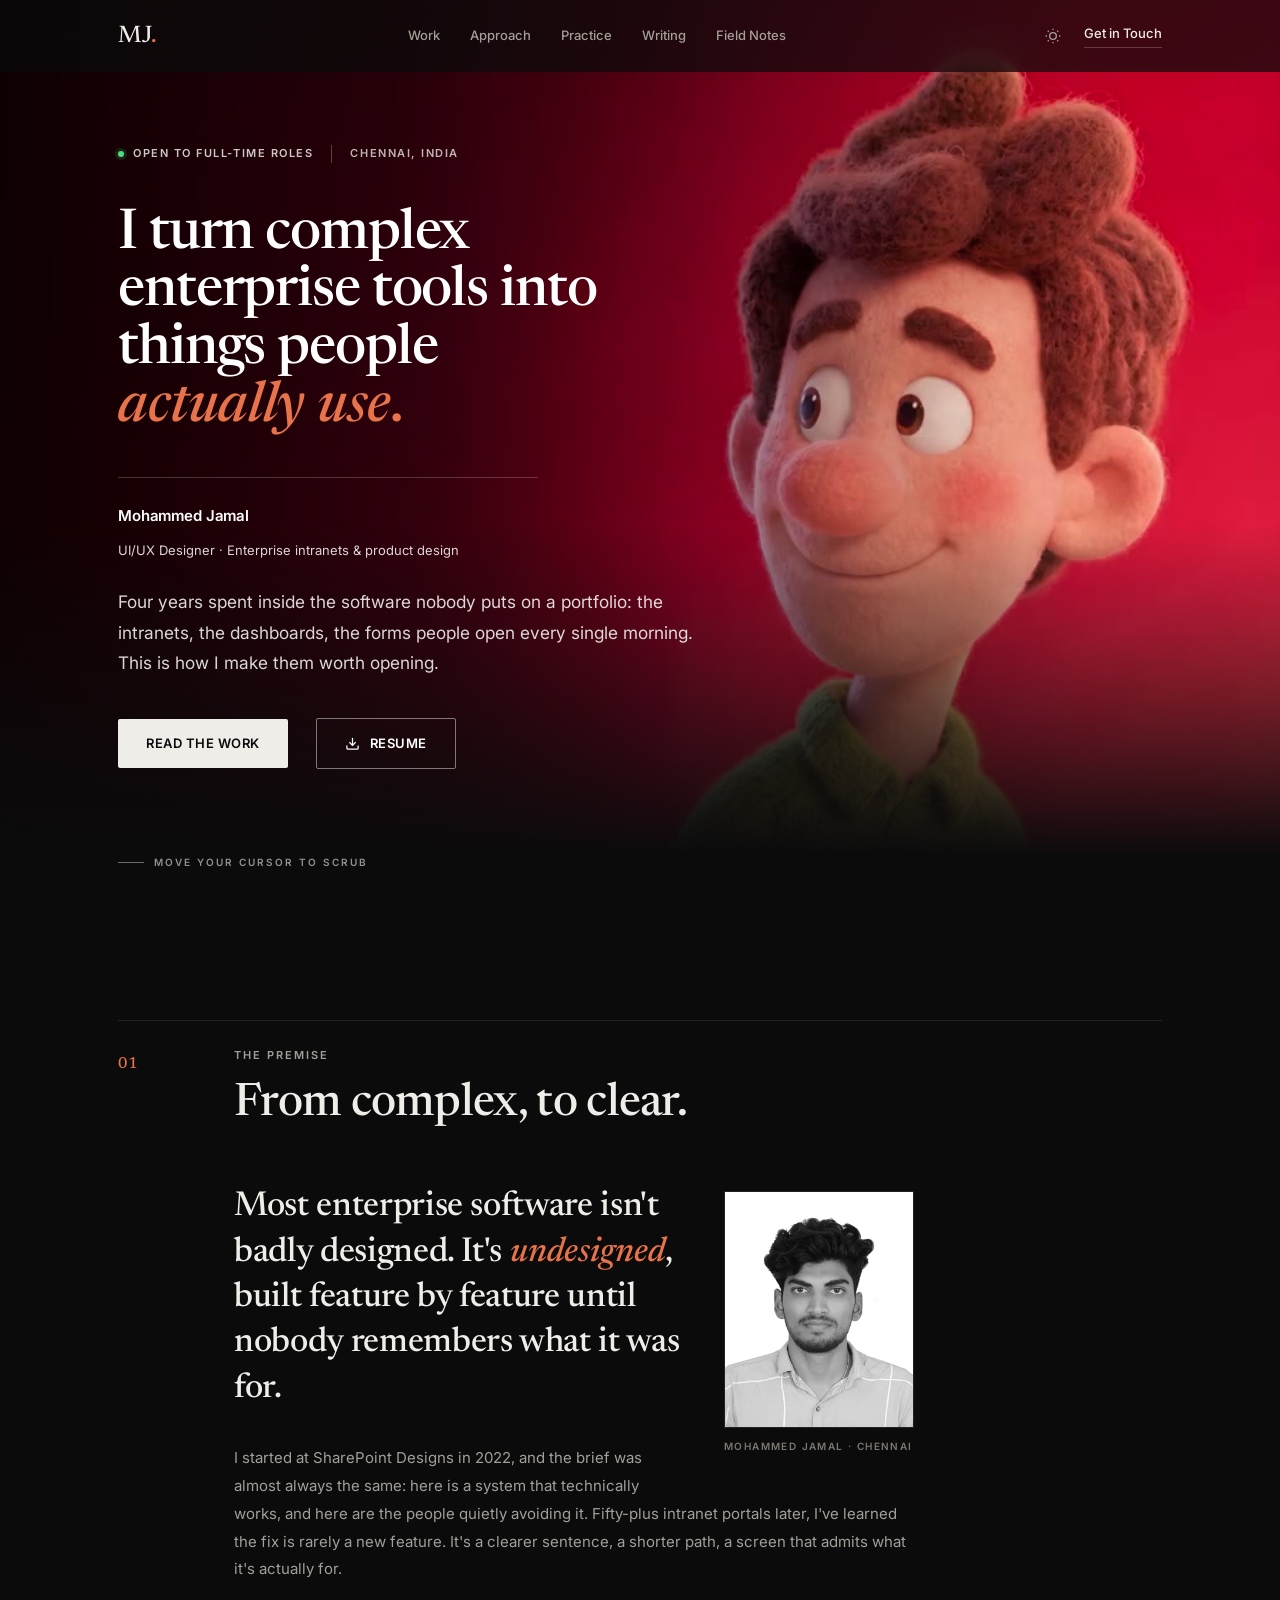
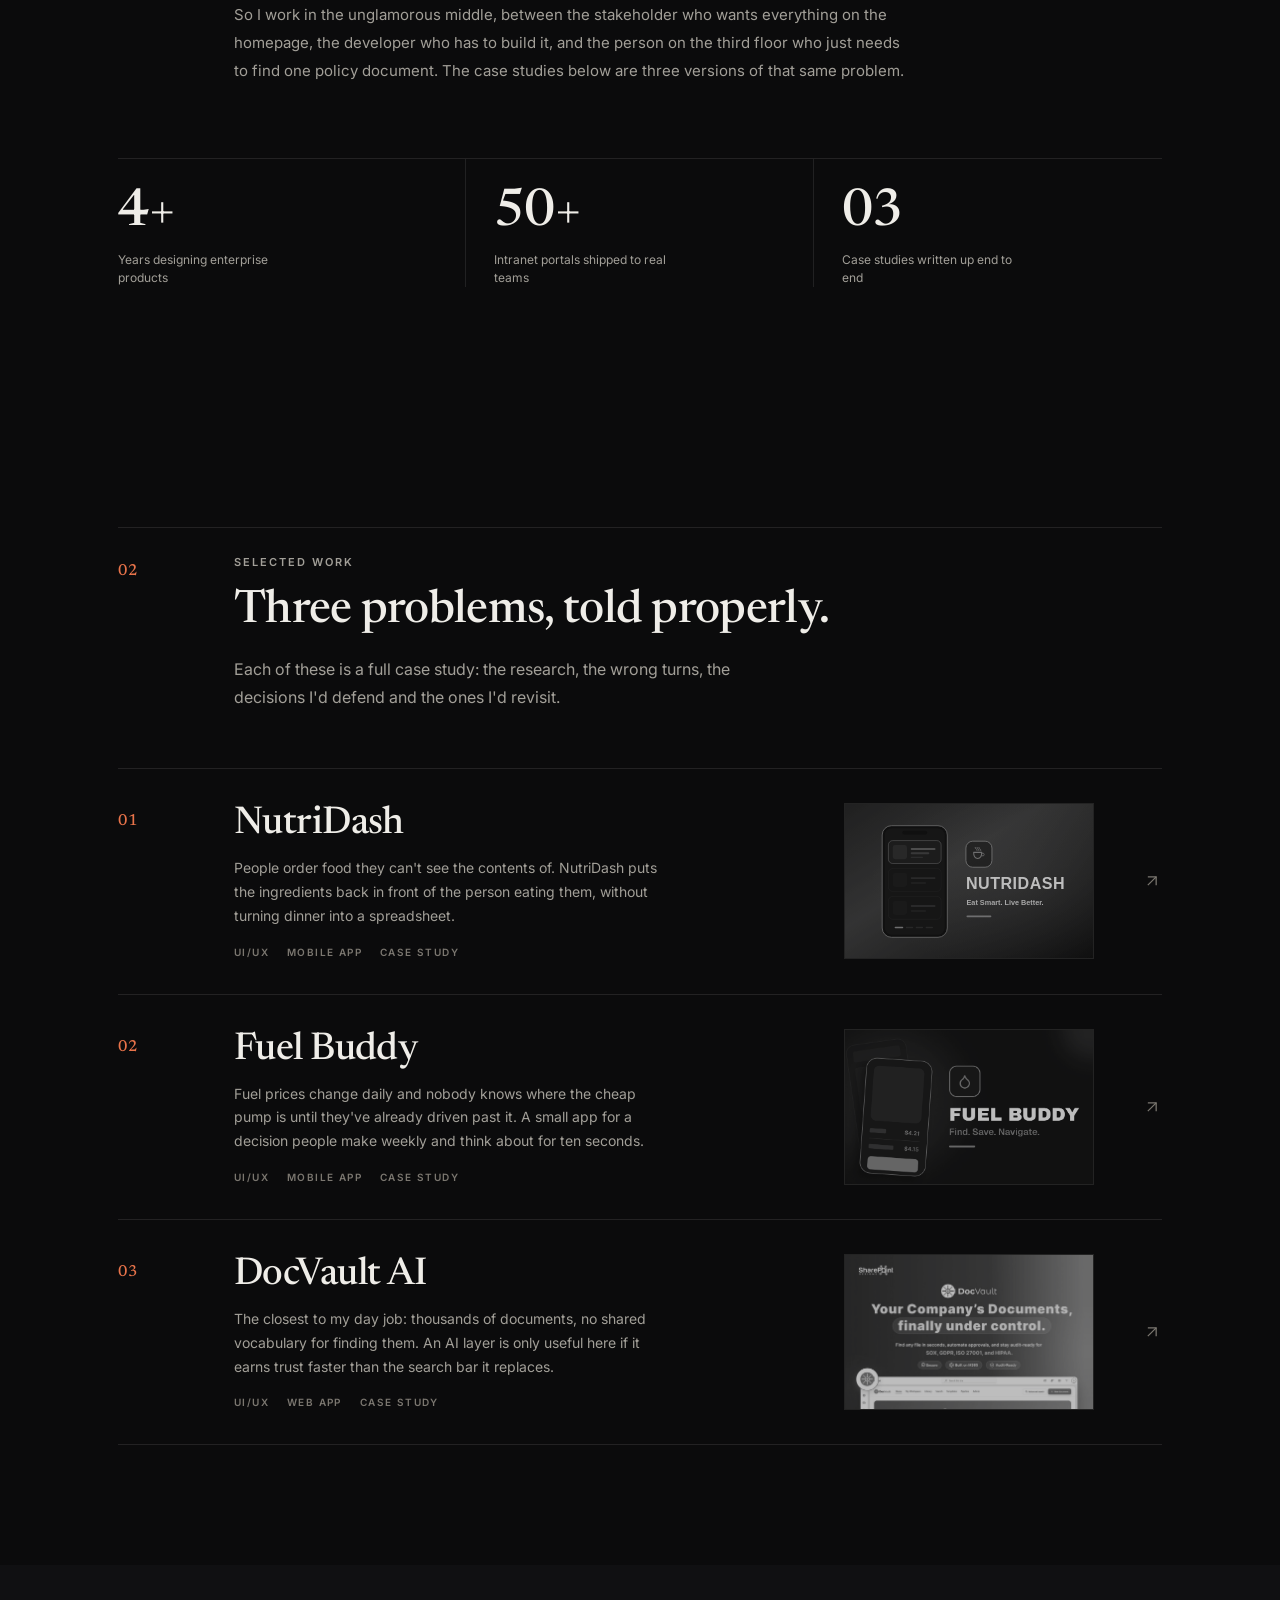
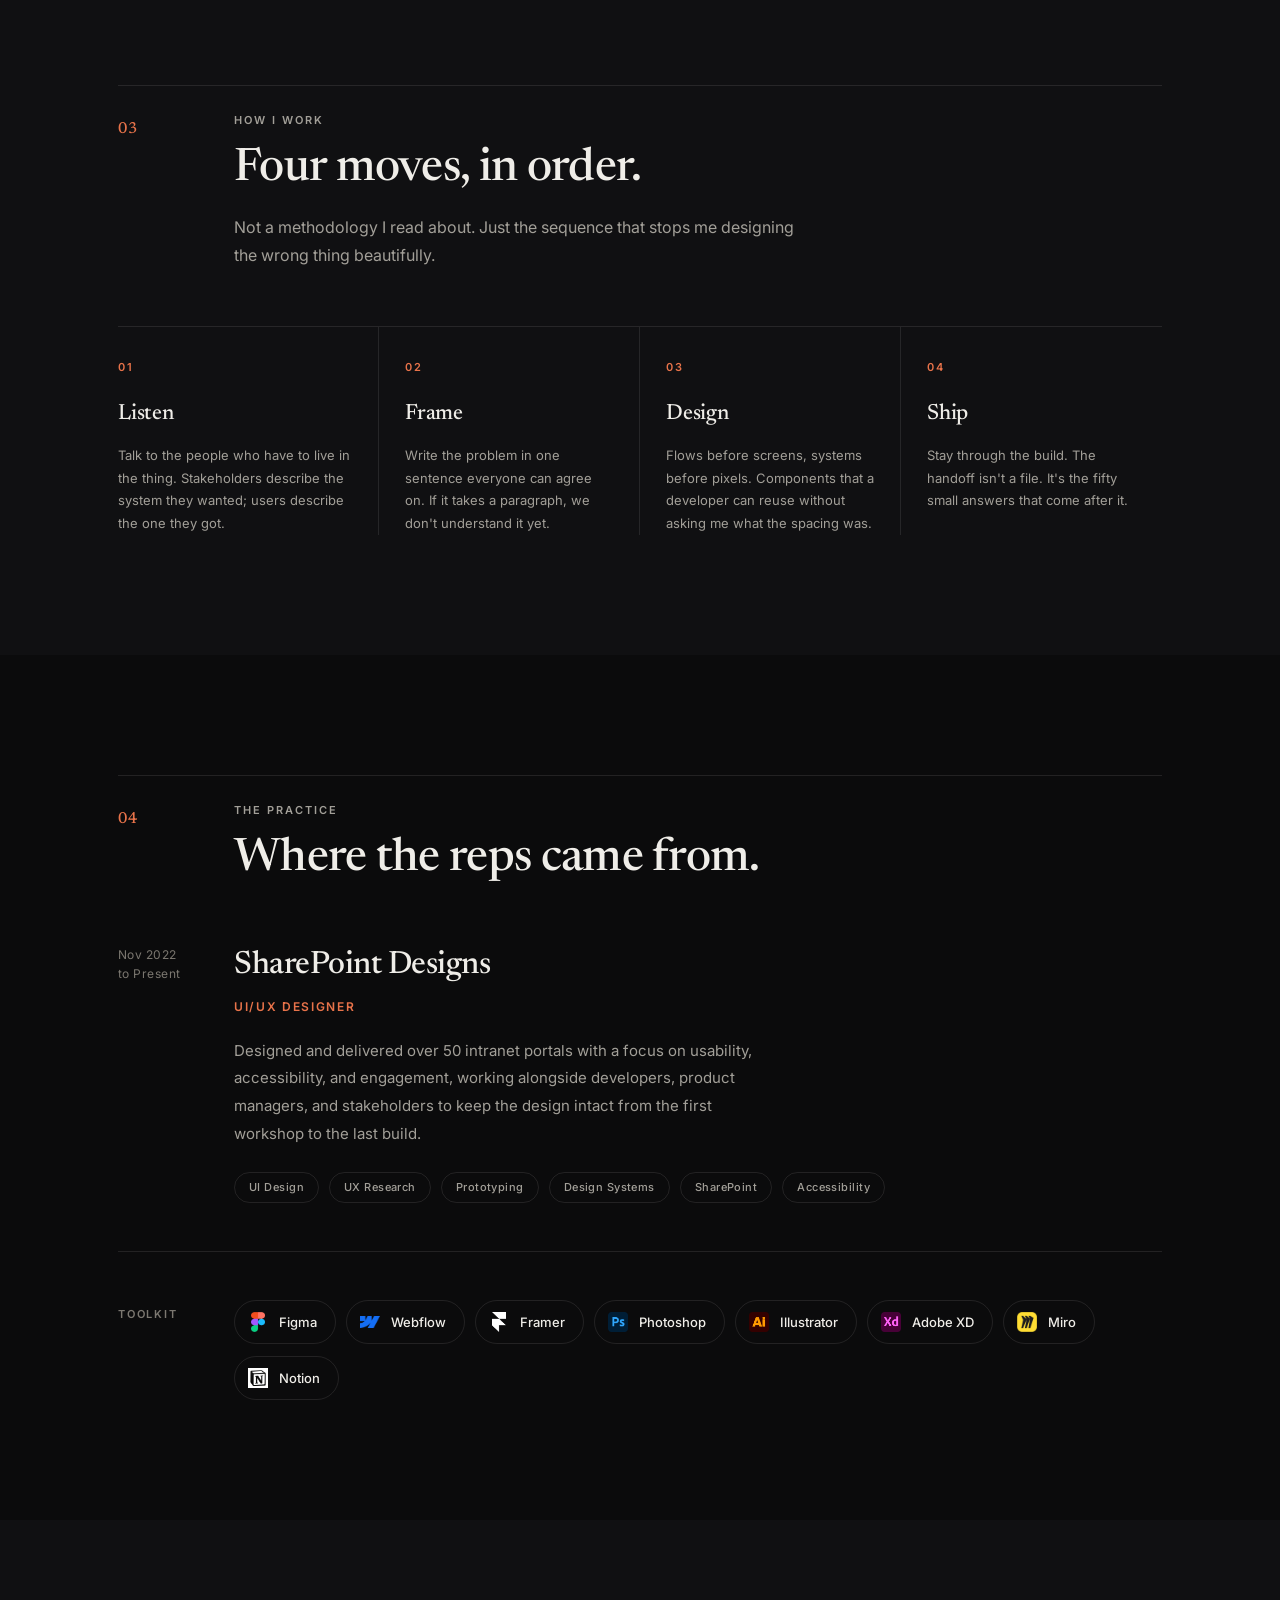
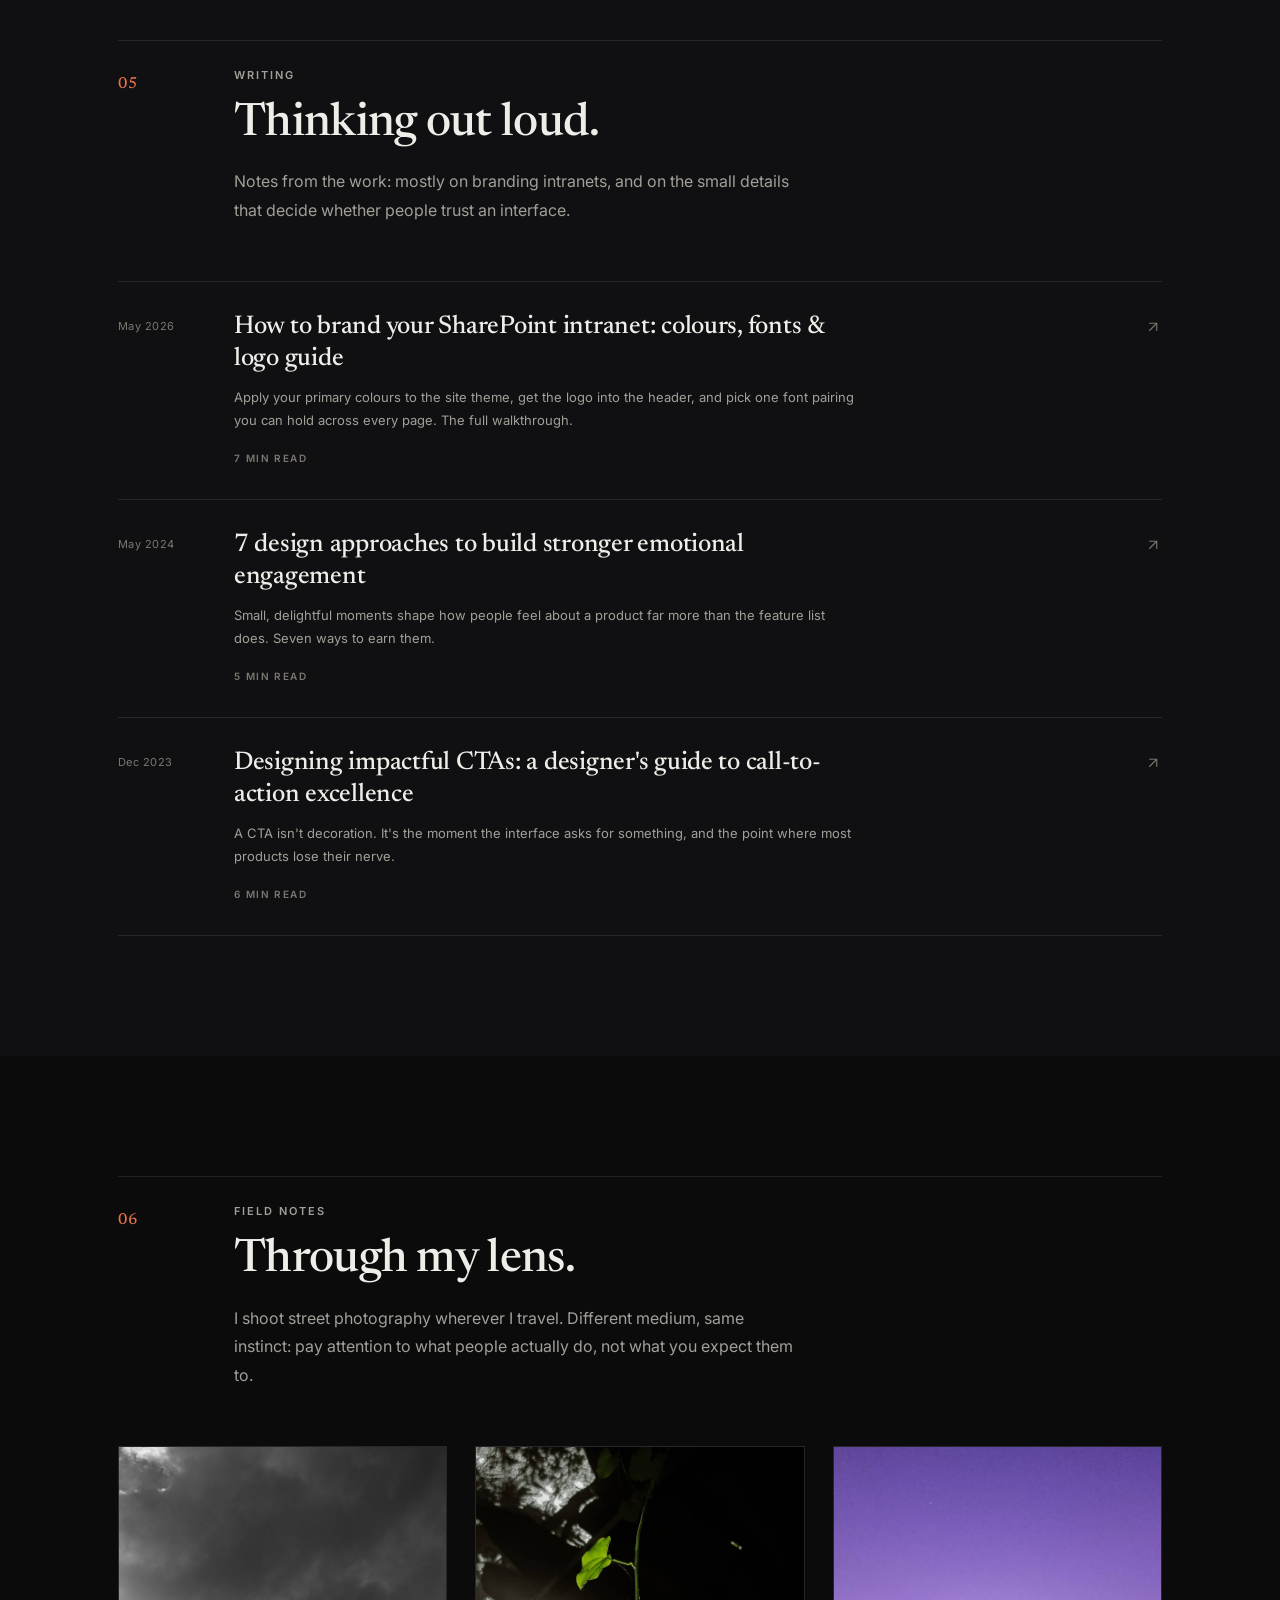
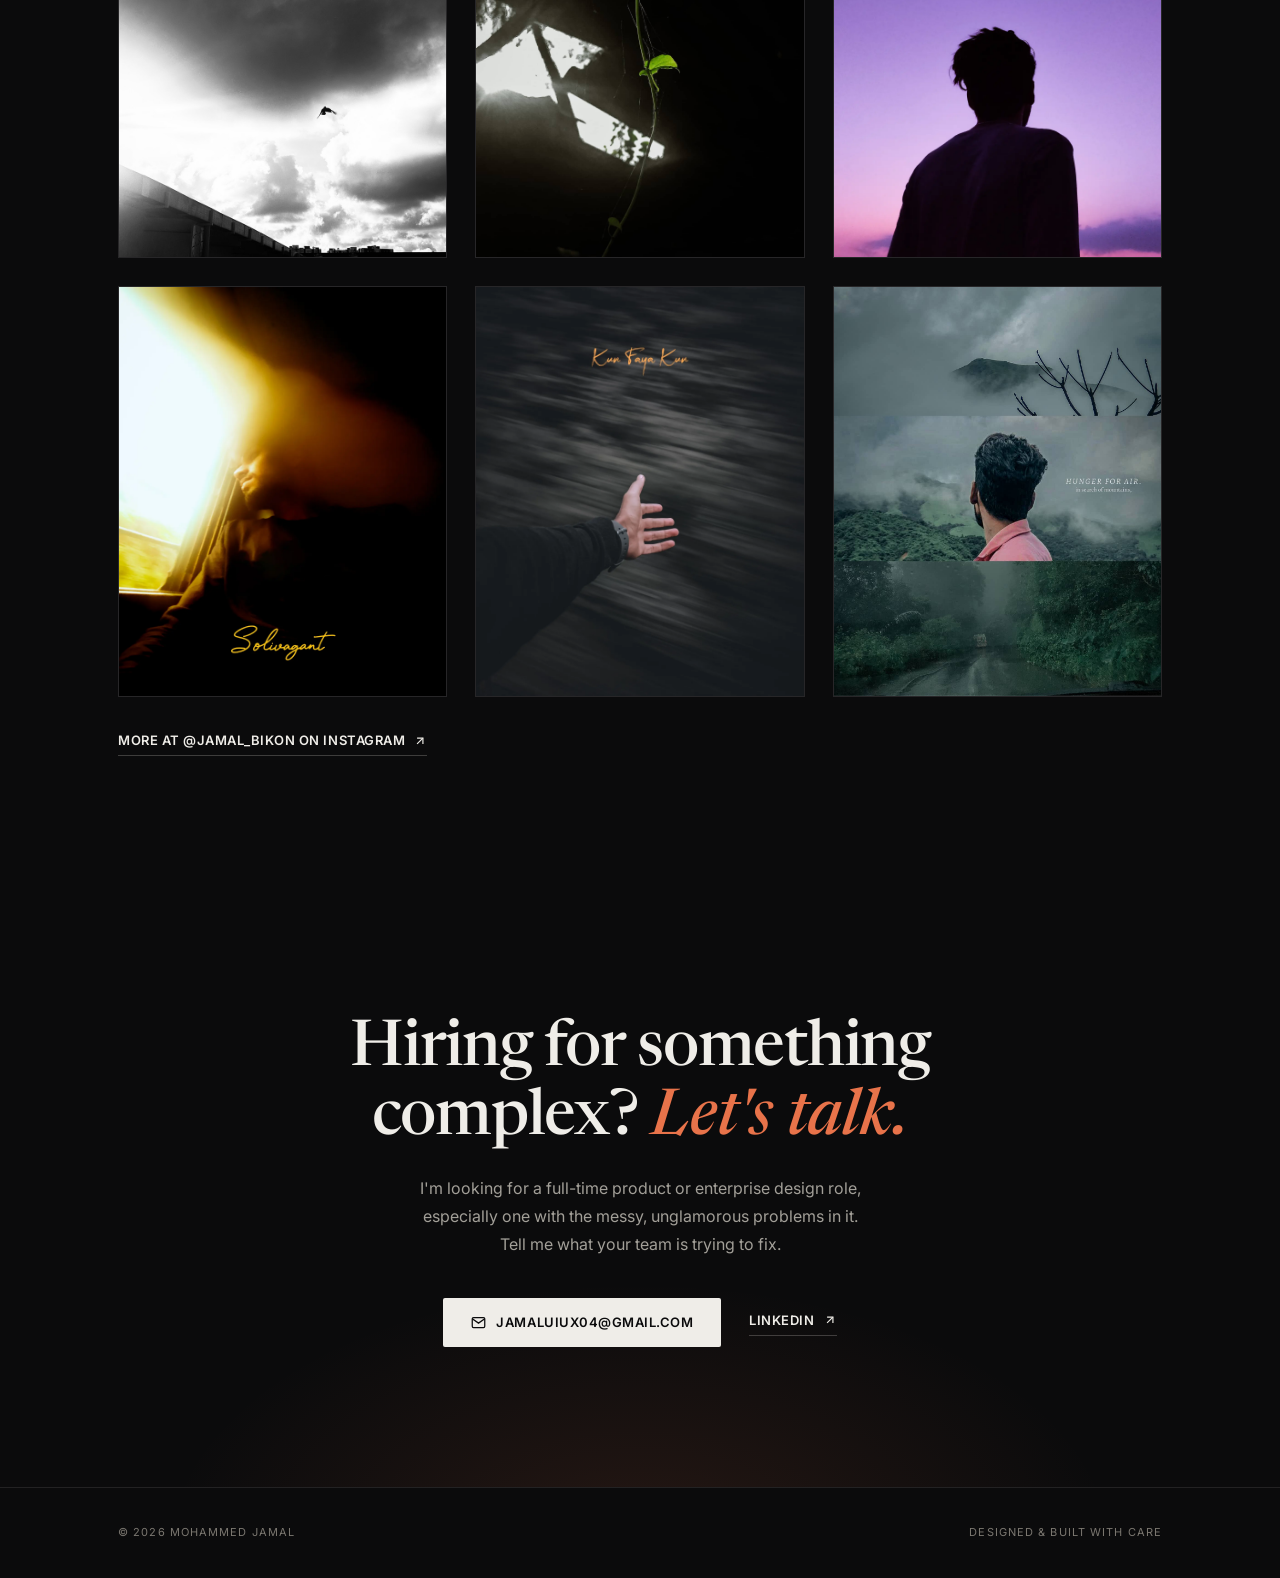
<file: index.html>
<!DOCTYPE html>
<html lang="en" data-theme="dark">
<head>
    <meta charset="UTF-8">
    <link rel="icon" type="image/svg+xml" href="favicon.svg">
    <meta name="viewport" content="width=device-width, initial-scale=1.0">
    <title>Mohammed Jamal | UI/UX Designer</title>
    <meta name="description" content="UI/UX Designer specialising in enterprise intranets and product design. Four years turning complex internal tools into things people actually use. Based in Chennai.">
    <link rel="preconnect" href="https://fonts.googleapis.com">
    <link rel="preconnect" href="https://fonts.gstatic.com" crossorigin>
    <link href="https://fonts.googleapis.com/css2?family=Inter:wght@400;500;600;700&family=Newsreader:ital,opsz,wght@0,6..72,300..700;1,6..72,300..700&display=swap" rel="stylesheet">
    <link rel="stylesheet" href="css/styles.css">
</head>
<body>
    <!-- Nav -->
    <nav>
        <div class="nav-inner">
            <a href="#" class="nav-logo">
                <div class="nav-logo-mark">MJ<span class="logo-dot">.</span></div>
            </a>
            <div class="nav-links">
                <a href="#work">Work</a>
                <a href="#approach">Approach</a>
                <a href="#experience">Practice</a>
                <a href="#blog">Writing</a>
                <a href="#photography">Field Notes</a>
            </div>
            <div class="nav-right">
                <button class="theme-toggle" id="themeBtn" aria-label="Toggle theme">
                    <svg class="ico-sun" width="16" height="16" viewBox="0 0 24 24" fill="none" stroke="currentColor" stroke-width="2"><circle cx="12" cy="12" r="5"/><line x1="12" y1="1" x2="12" y2="3"/><line x1="12" y1="21" x2="12" y2="23"/><line x1="4.22" y1="4.22" x2="5.64" y2="5.64"/><line x1="18.36" y1="18.36" x2="19.78" y2="19.78"/><line x1="1" y1="12" x2="3" y2="12"/><line x1="21" y1="12" x2="23" y2="12"/><line x1="4.22" y1="19.78" x2="5.64" y2="18.36"/><line x1="18.36" y1="5.64" x2="19.78" y2="4.22"/></svg>
                    <svg class="ico-moon" width="16" height="16" viewBox="0 0 24 24" fill="none" stroke="currentColor" stroke-width="2"><path d="M21 12.79A9 9 0 1 1 11.21 3 7 7 0 0 0 21 12.79z"/></svg>
                </button>
                <a href="mailto:jamaluiux04@gmail.com" class="nav-cta">Get in Touch</a>
            </div>
            <button class="burger" id="burger" aria-label="Menu"><span></span><span></span></button>
        </div>
    </nav>

    <!-- Mobile Menu -->
    <div class="mob-menu" id="mobMenu">
        <a href="#work">Work</a>
        <a href="#approach">Approach</a>
        <a href="#experience">Practice</a>
        <a href="#blog">Writing</a>
        <a href="#photography">Field Notes</a>
        <a href="mailto:jamaluiux04@gmail.com" class="mob-cta">Get in Touch</a>
    </div>

    <!-- Hero - the thesis -->
    <section class="hero" id="hero">
        <div class="hero-media" style="background-image:url('assets/hero-poster.jpg'); --hero-video-opacity:1; --hero-video-sat:1">
            <video class="hero-video" id="heroVideo"
                   muted playsinline preload="auto"
                   src="assets/hero.mp4"
                   poster="assets/hero-poster.jpg" aria-hidden="true"></video>
            <div class="hero-scrim"></div>
        </div>
        <div class="wrap">
            <div class="hero-top rv">
                <span class="available-badge">
                    <span class="available-dot"></span> Open to full-time roles
                </span>
                <span class="hero-locale">Chennai, India</span>
            </div>

            <h1 class="hero-h rv">
                I turn complex<br>
                enterprise tools into<br>
                things people <span class="serif-em">actually use</span><span class="hero-dot">.</span>
            </h1>

            <div class="hero-byline rv">
                <span class="hero-name">Mohammed Jamal</span>
                <span class="hero-role">UI/UX Designer &middot; Enterprise intranets &amp; product design</span>
            </div>

            <p class="hero-p" id="heroType">
                Four years spent inside the software nobody puts on a portfolio: the
                intranets, the dashboards, the forms people open every single morning.
                This is how I make them worth opening.
            </p>

            <div class="hero-actions rv">
                <a href="#work" class="btn-primary">Read the work</a>
                <a href="assets/MohammedJamal_Resume.pdf" download class="btn-secondary">
                    <svg width="15" height="15" viewBox="0 0 24 24" fill="none" stroke="currentColor" stroke-width="2"><path d="M21 15v4a2 2 0 0 1-2 2H5a2 2 0 0 1-2-2v-4"/><polyline points="7 10 12 15 17 10"/><line x1="12" y1="15" x2="12" y2="3"/></svg>
                    Resume
                </a>
            </div>
        </div>
        <div class="hero-hint">Move your cursor to scrub</div>
    </section>

    <!-- 01 - The Premise -->
    <section class="premise" id="premise">
        <div class="wrap">
            <div class="sec-head rv">
                <span class="sec-num">01</span>
                <div class="sec-head-body">
                    <span class="sec-label">The Premise</span>
                    <h2 class="sec-title">From complex, to clear.</h2>
                </div>
            </div>

            <div class="premise-grid rv">
                <span></span>
                <div class="premise-body">
                    <figure class="premise-portrait">
                        <img src="assets/profile_portrait.jpg" alt="Mohammed Jamal" loading="lazy">
                        <figcaption>Mohammed Jamal &middot; Chennai</figcaption>
                    </figure>
                    <p class="premise-lede">
                        Most enterprise software isn't badly designed. It's
                        <span class="serif-em">undesigned</span>, built feature by feature until
                        nobody remembers what it was for.
                    </p>
                    <p>
                        I started at SharePoint Designs in 2022, and the brief was almost always the
                        same: here is a system that technically works, and here are the people quietly
                        avoiding it. Fifty-plus intranet portals later, I've learned the fix is rarely a
                        new feature. It's a clearer sentence, a shorter path, a screen that admits what
                        it's actually for.
                    </p>
                    <p>
                        So I work in the unglamorous middle, between the stakeholder who wants
                        everything on the homepage, the developer who has to build it, and the person
                        on the third floor who just needs to find one policy document. The case studies
                        below are three versions of that same problem.
                    </p>
                </div>
            </div>

            <div class="stat-row rv">
                <div class="stat">
                    <span class="stat-num">4+</span>
                    <span class="stat-label">Years designing enterprise products</span>
                </div>
                <div class="stat">
                    <span class="stat-num">50+</span>
                    <span class="stat-label">Intranet portals shipped to real teams</span>
                </div>
                <div class="stat">
                    <span class="stat-num">03</span>
                    <span class="stat-label">Case studies written up end to end</span>
                </div>
            </div>
        </div>
    </section>

    <!-- 02 - Selected Work -->
    <section class="work" id="work">
        <div class="wrap">
            <div class="sec-head rv">
                <span class="sec-num">02</span>
                <div class="sec-head-body">
                    <span class="sec-label">Selected Work</span>
                    <h2 class="sec-title">Three problems, told properly.</h2>
                    <p class="sec-intro">
                        Each of these is a full case study: the research, the wrong turns, the
                        decisions I'd defend and the ones I'd revisit.
                    </p>
                </div>
            </div>

            <div class="work-index">
                <a href="nutridash.html" class="project-card rv">
                    <span class="project-num">01</span>
                    <div class="project-body">
                        <h3>NutriDash</h3>
                        <p>
                            People order food they can't see the contents of. NutriDash puts the
                            ingredients back in front of the person eating them, without turning
                            dinner into a spreadsheet.
                        </p>
                        <div class="project-tags">
                            <span>UI/UX</span><span>Mobile App</span><span>Case Study</span>
                        </div>
                    </div>
                    <div class="project-visual">
                        <img src="assets/nutridash/nutridash_banner.svg" alt="NutriDash case study" loading="lazy">
                    </div>
                    <div class="project-arrow-wrap">
                        <svg width="20" height="20" viewBox="0 0 24 24" fill="none" stroke="currentColor" stroke-width="1.5"><line x1="7" y1="17" x2="17" y2="7"/><polyline points="7 7 17 7 17 17"/></svg>
                    </div>
                </a>

                <a href="fuel-buddy.html" class="project-card rv">
                    <span class="project-num">02</span>
                    <div class="project-body">
                        <h3>Fuel Buddy</h3>
                        <p>
                            Fuel prices change daily and nobody knows where the cheap pump is until
                            they've already driven past it. A small app for a decision people make
                            weekly and think about for ten seconds.
                        </p>
                        <div class="project-tags">
                            <span>UI/UX</span><span>Mobile App</span><span>Case Study</span>
                        </div>
                    </div>
                    <div class="project-visual">
                        <img src="assets/fuel-buddy/fuel_buddy_banner.png" alt="Fuel Buddy case study" loading="lazy">
                    </div>
                    <div class="project-arrow-wrap">
                        <svg width="20" height="20" viewBox="0 0 24 24" fill="none" stroke="currentColor" stroke-width="1.5"><line x1="7" y1="17" x2="17" y2="7"/><polyline points="7 7 17 7 17 17"/></svg>
                    </div>
                </a>

                <a href="docvault.html" class="project-card rv">
                    <span class="project-num">03</span>
                    <div class="project-body">
                        <h3>DocVault AI</h3>
                        <p>
                            The closest to my day job: thousands of documents, no shared vocabulary for
                            finding them. An AI layer is only useful here if it earns trust faster than
                            the search bar it replaces.
                        </p>
                        <div class="project-tags">
                            <span>UI/UX</span><span>Web App</span><span>Case Study</span>
                        </div>
                    </div>
                    <div class="project-visual">
                        <img src="assets/docvault/docvault_card.jpg" alt="DocVault AI case study" loading="lazy">
                    </div>
                    <div class="project-arrow-wrap">
                        <svg width="20" height="20" viewBox="0 0 24 24" fill="none" stroke="currentColor" stroke-width="1.5"><line x1="7" y1="17" x2="17" y2="7"/><polyline points="7 7 17 7 17 17"/></svg>
                    </div>
                </a>
            </div>
        </div>
    </section>

    <!-- 03 - Approach -->
    <section class="approach" id="approach">
        <div class="wrap">
            <div class="sec-head rv">
                <span class="sec-num">03</span>
                <div class="sec-head-body">
                    <span class="sec-label">How I Work</span>
                    <h2 class="sec-title">Four moves, in order.</h2>
                    <p class="sec-intro">
                        Not a methodology I read about. Just the sequence that stops me designing the
                        wrong thing beautifully.
                    </p>
                </div>
            </div>

            <div class="approach-steps rv">
                <div class="step">
                    <span class="step-num">01</span>
                    <h3>Listen</h3>
                    <p>
                        Talk to the people who have to live in the thing. Stakeholders describe the
                        system they wanted; users describe the one they got.
                    </p>
                </div>
                <div class="step">
                    <span class="step-num">02</span>
                    <h3>Frame</h3>
                    <p>
                        Write the problem in one sentence everyone can agree on. If it takes a
                        paragraph, we don't understand it yet.
                    </p>
                </div>
                <div class="step">
                    <span class="step-num">03</span>
                    <h3>Design</h3>
                    <p>
                        Flows before screens, systems before pixels. Components that a developer can
                        reuse without asking me what the spacing was.
                    </p>
                </div>
                <div class="step">
                    <span class="step-num">04</span>
                    <h3>Ship</h3>
                    <p>
                        Stay through the build. The handoff isn't a file. It's the fifty small
                        answers that come after it.
                    </p>
                </div>
            </div>
        </div>
    </section>

    <!-- 04 - Practice -->
    <section class="practice" id="experience">
        <div class="wrap">
            <div class="sec-head rv">
                <span class="sec-num">04</span>
                <div class="sec-head-body">
                    <span class="sec-label">The Practice</span>
                    <h2 class="sec-title">Where the reps came from.</h2>
                </div>
            </div>

            <div class="exp-entry rv">
                <span class="exp-date">Nov 2022<br>to Present</span>
                <div>
                    <h3 class="exp-company">SharePoint Designs</h3>
                    <span class="exp-role">UI/UX Designer</span>
                    <p class="exp-desc">
                        Designed and delivered over 50 intranet portals with a focus on usability,
                        accessibility, and engagement, working alongside developers, product
                        managers, and stakeholders to keep the design intact from the first workshop
                        to the last build.
                    </p>
                    <div class="exp-pills">
                        <span>UI Design</span>
                        <span>UX Research</span>
                        <span>Prototyping</span>
                        <span>Design Systems</span>
                        <span>SharePoint</span>
                        <span>Accessibility</span>
                    </div>
                </div>
            </div>

            <div class="toolkit rv" id="tools">
                <span class="toolkit-label">Toolkit</span>
                <div class="tools-grid">
                    <div class="tool-card">
                        <span class="tool-ico"><img src="assets/logos/figma_logo.png" alt=""></span>
                        <span class="tool-name">Figma</span>
                    </div>
                    <div class="tool-card">
                        <span class="tool-ico"><img src="assets/logos/webflow_logo.png" alt=""></span>
                        <span class="tool-name">Webflow</span>
                    </div>
                    <div class="tool-card">
                        <span class="tool-ico">
                            <img src="assets/logos/framer_logo.png" class="logo-light" alt="">
                            <img src="assets/logos/framer_logo_dark.png" class="logo-dark" alt="">
                        </span>
                        <span class="tool-name">Framer</span>
                    </div>
                    <div class="tool-card">
                        <span class="tool-ico"><img src="assets/logos/photoshop_logo.png" alt=""></span>
                        <span class="tool-name">Photoshop</span>
                    </div>
                    <div class="tool-card">
                        <span class="tool-ico"><img src="assets/logos/adobe_illustrator_logo.png" alt=""></span>
                        <span class="tool-name">Illustrator</span>
                    </div>
                    <div class="tool-card">
                        <span class="tool-ico"><img src="assets/logos/adobe_xd_logo.png" alt=""></span>
                        <span class="tool-name">Adobe XD</span>
                    </div>
                    <div class="tool-card">
                        <span class="tool-ico"><img src="assets/logos/miro_logo.png" alt=""></span>
                        <span class="tool-name">Miro</span>
                    </div>
                    <div class="tool-card">
                        <span class="tool-ico"><img src="assets/logos/notion_logo.png" alt=""></span>
                        <span class="tool-name">Notion</span>
                    </div>
                </div>
            </div>
        </div>
    </section>

    <!-- 05 - Writing -->
    <section class="blog" id="blog">
        <div class="wrap">
            <div class="sec-head rv">
                <span class="sec-num">05</span>
                <div class="sec-head-body">
                    <span class="sec-label">Writing</span>
                    <h2 class="sec-title">Thinking out loud.</h2>
                    <p class="sec-intro">
                        Notes from the work: mostly on branding intranets, and on the small
                        details that decide whether people trust an interface.
                    </p>
                </div>
            </div>

            <div class="blog-list">
                <a href="https://www.sharepointdesigns.com/blog/sharepoint-intranet-branding-guide" target="_blank" rel="noopener noreferrer" class="blog-card rv">
                    <span class="blog-date">May 2026</span>
                    <div class="blog-left">
                        <h3>How to brand your SharePoint intranet: colours, fonts &amp; logo guide</h3>
                        <p>
                            Apply your primary colours to the site theme, get the logo into the header,
                            and pick one font pairing you can hold across every page. The full walkthrough.
                        </p>
                        <span class="blog-read">7 min read</span>
                    </div>
                    <div class="blog-arrow">
                        <svg width="18" height="18" viewBox="0 0 24 24" fill="none" stroke="currentColor" stroke-width="1.5"><line x1="7" y1="17" x2="17" y2="7"/><polyline points="7 7 17 7 17 17"/></svg>
                    </div>
                </a>

                <a href="https://www.sharepointdesigns.com/blog/7-design-secret-tips-to-spark-emotions" target="_blank" rel="noopener noreferrer" class="blog-card rv">
                    <span class="blog-date">May 2024</span>
                    <div class="blog-left">
                        <h3>7 design approaches to build stronger emotional engagement</h3>
                        <p>
                            Small, delightful moments shape how people feel about a product far more
                            than the feature list does. Seven ways to earn them.
                        </p>
                        <span class="blog-read">5 min read</span>
                    </div>
                    <div class="blog-arrow">
                        <svg width="18" height="18" viewBox="0 0 24 24" fill="none" stroke="currentColor" stroke-width="1.5"><line x1="7" y1="17" x2="17" y2="7"/><polyline points="7 7 17 7 17 17"/></svg>
                    </div>
                </a>

                <a href="https://www.sharepointdesigns.com/blog/a-designers-guide-to-cta-excellence" target="_blank" rel="noopener noreferrer" class="blog-card rv">
                    <span class="blog-date">Dec 2023</span>
                    <div class="blog-left">
                        <h3>Designing impactful CTAs: a designer's guide to call-to-action excellence</h3>
                        <p>
                            A CTA isn't decoration. It's the moment the interface asks for something,
                            and the point where most products lose their nerve.
                        </p>
                        <span class="blog-read">6 min read</span>
                    </div>
                    <div class="blog-arrow">
                        <svg width="18" height="18" viewBox="0 0 24 24" fill="none" stroke="currentColor" stroke-width="1.5"><line x1="7" y1="17" x2="17" y2="7"/><polyline points="7 7 17 7 17 17"/></svg>
                    </div>
                </a>
            </div>
        </div>
    </section>

    <!-- 06 - Field Notes -->
    <section class="photography" id="photography">
        <div class="wrap">
            <div class="sec-head rv">
                <span class="sec-num">06</span>
                <div class="sec-head-body">
                    <span class="sec-label">Field Notes</span>
                    <h2 class="sec-title">Through my lens.</h2>
                    <p class="sec-intro">
                        I shoot street photography wherever I travel. Different medium, same
                        instinct: pay attention to what people actually do, not what you expect
                        them to.
                    </p>
                </div>
            </div>

            <div class="photo-grid">
                <div class="photo-item rv">
                    <img src="assets/photography/01.jpg" alt="Street photography" loading="lazy" decoding="async">
                </div>
                <div class="photo-item rv">
                    <img src="assets/photography/02.jpg" alt="Street photography" loading="lazy" decoding="async">
                </div>
                <div class="photo-item rv">
                    <img src="assets/photography/03.jpg" alt="Street photography" loading="lazy" decoding="async">
                </div>
                <div class="photo-item rv">
                    <img src="assets/photography/04.jpg" alt="Street photography" loading="lazy" decoding="async">
                </div>
                <div class="photo-item rv">
                    <img src="assets/photography/05.jpg" alt="Street photography" loading="lazy" decoding="async">
                </div>
                <div class="photo-item rv">
                    <img src="assets/photography/06.jpg" alt="Street photography" loading="lazy" decoding="async">
                </div>
            </div>

            <p class="photo-note rv">
                <a href="https://www.instagram.com/jamal_bikon/" target="_blank" rel="noopener noreferrer" class="link-arrow">
                    More at @jamal_bikon on Instagram
                    <svg width="14" height="14" viewBox="0 0 24 24" fill="none" stroke="currentColor" stroke-width="2"><line x1="7" y1="17" x2="17" y2="7"/><polyline points="7 7 17 7 17 17"/></svg>
                </a>
            </p>
        </div>
    </section>

    <!-- Contact -->
    <section class="contact" id="contact">
        <div class="wrap">
            <div class="contact-inner rv">
                <h2>Hiring for something<br>complex? <span class="serif-em">Let's talk.</span></h2>
                <p>
                    I'm looking for a full-time product or enterprise design role, especially
                    one with the messy, unglamorous problems in it. Tell me what your team
                    is trying to fix.
                </p>
                <div class="contact-actions">
                    <a href="mailto:jamaluiux04@gmail.com" class="btn-primary">
                        <svg width="15" height="15" viewBox="0 0 24 24" fill="none" stroke="currentColor" stroke-width="2"><path d="M4 4h16c1.1 0 2 .9 2 2v12c0 1.1-.9 2-2 2H4c-1.1 0-2-.9-2-2V6c0-1.1.9-2 2-2z"/><polyline points="22,6 12,13 2,6"/></svg>
                        jamaluiux04@gmail.com
                    </a>
                    <a href="https://www.linkedin.com/in/mohammed-jamal-217b0b106" target="_blank" rel="noopener noreferrer" class="link-arrow">
                        LinkedIn
                        <svg width="14" height="14" viewBox="0 0 24 24" fill="none" stroke="currentColor" stroke-width="2"><line x1="7" y1="17" x2="17" y2="7"/><polyline points="7 7 17 7 17 17"/></svg>
                    </a>
                </div>
            </div>
        </div>
    </section>

    <!-- Footer -->
    <footer>
        <div class="wrap footer-inner">
            <span class="footer-copy">&copy; 2026 Mohammed Jamal</span>
            <span class="footer-note">Designed &amp; built with care</span>
        </div>
    </footer>

    <script src="js/script.js"></script>
</body>
</html>
</file>
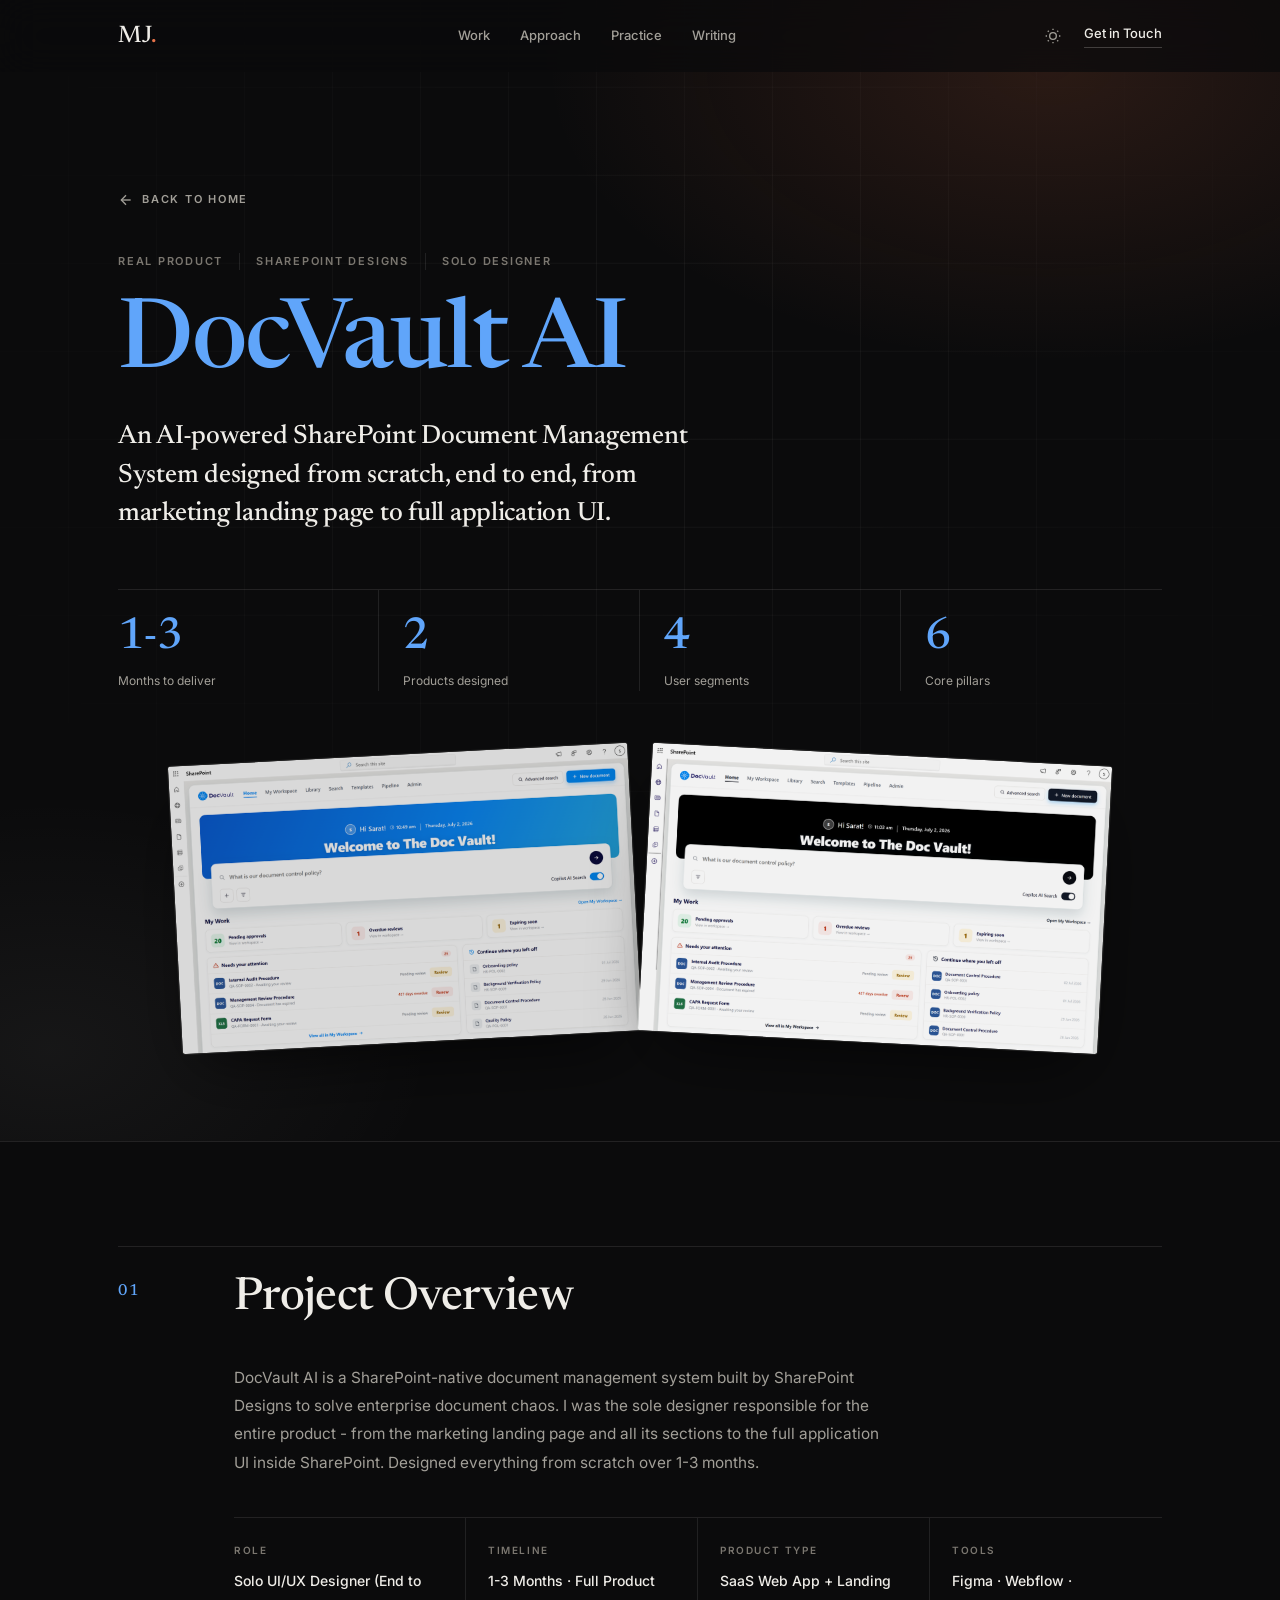
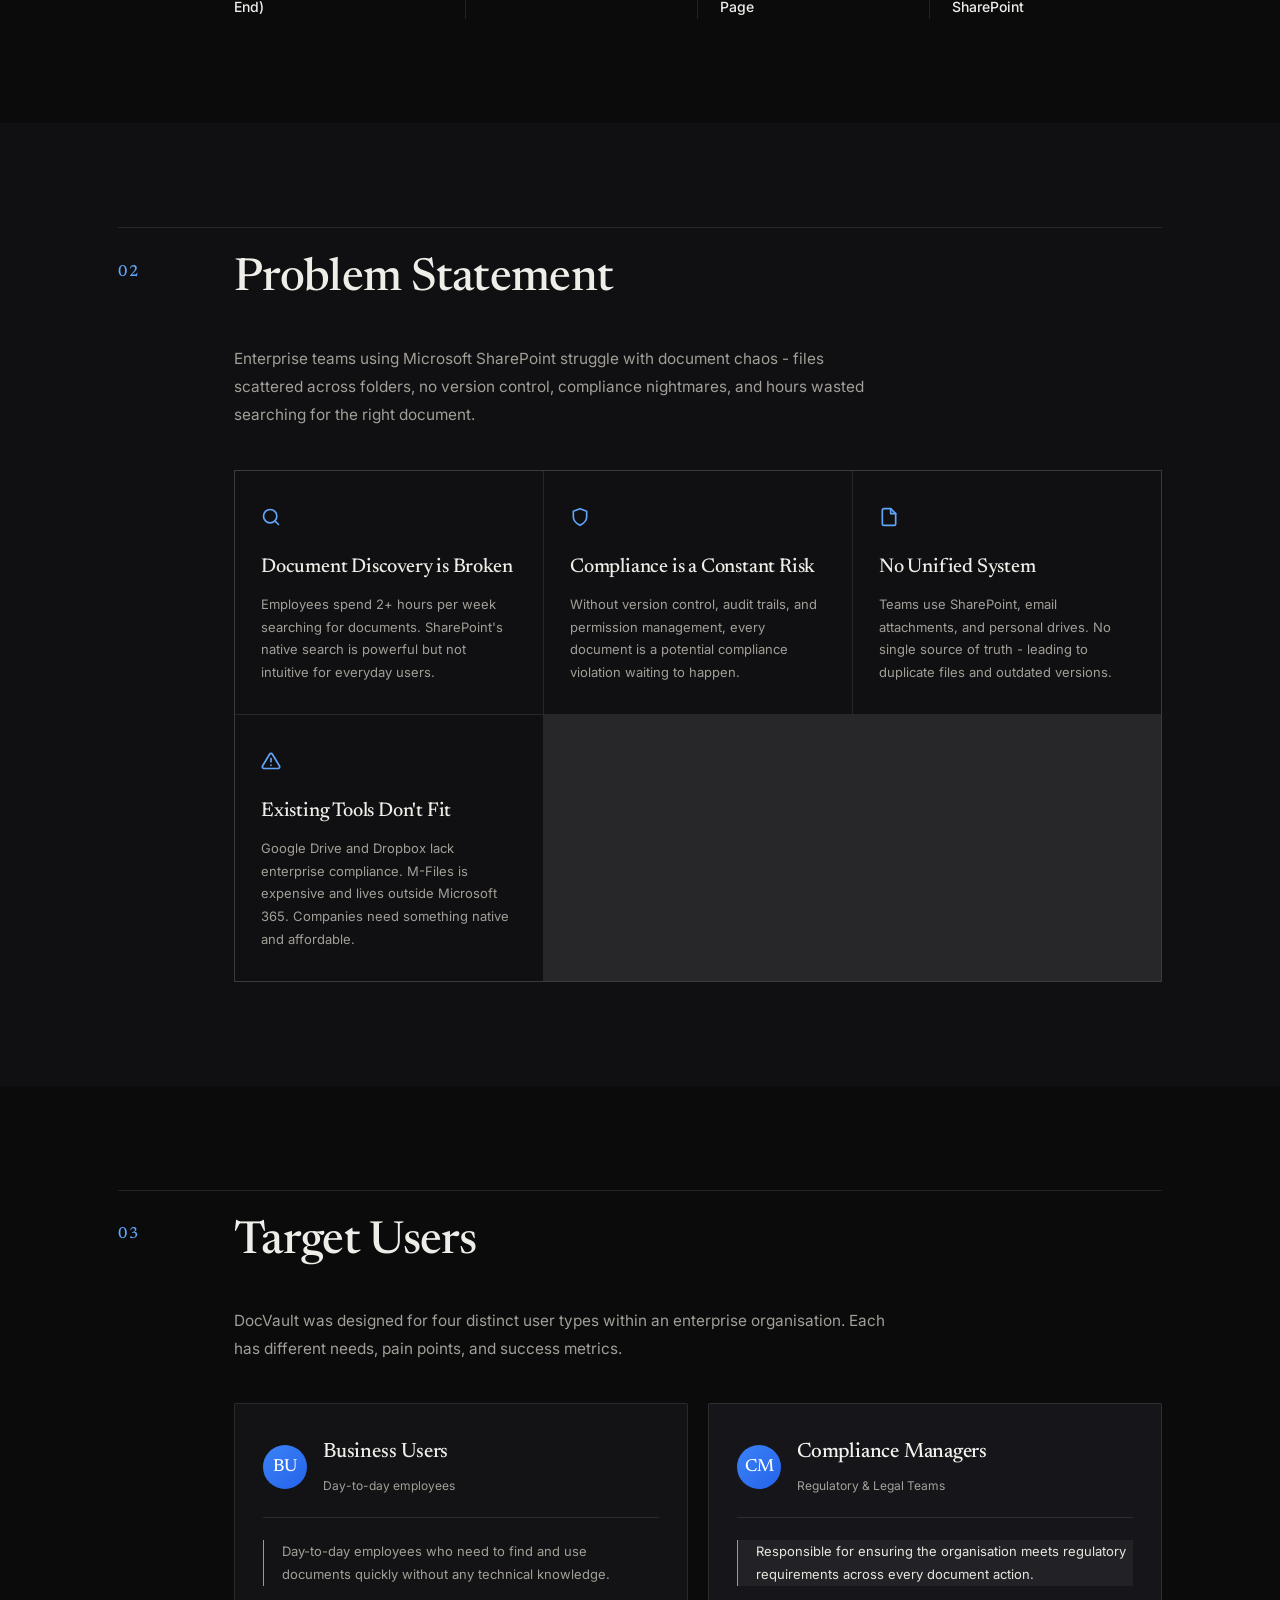
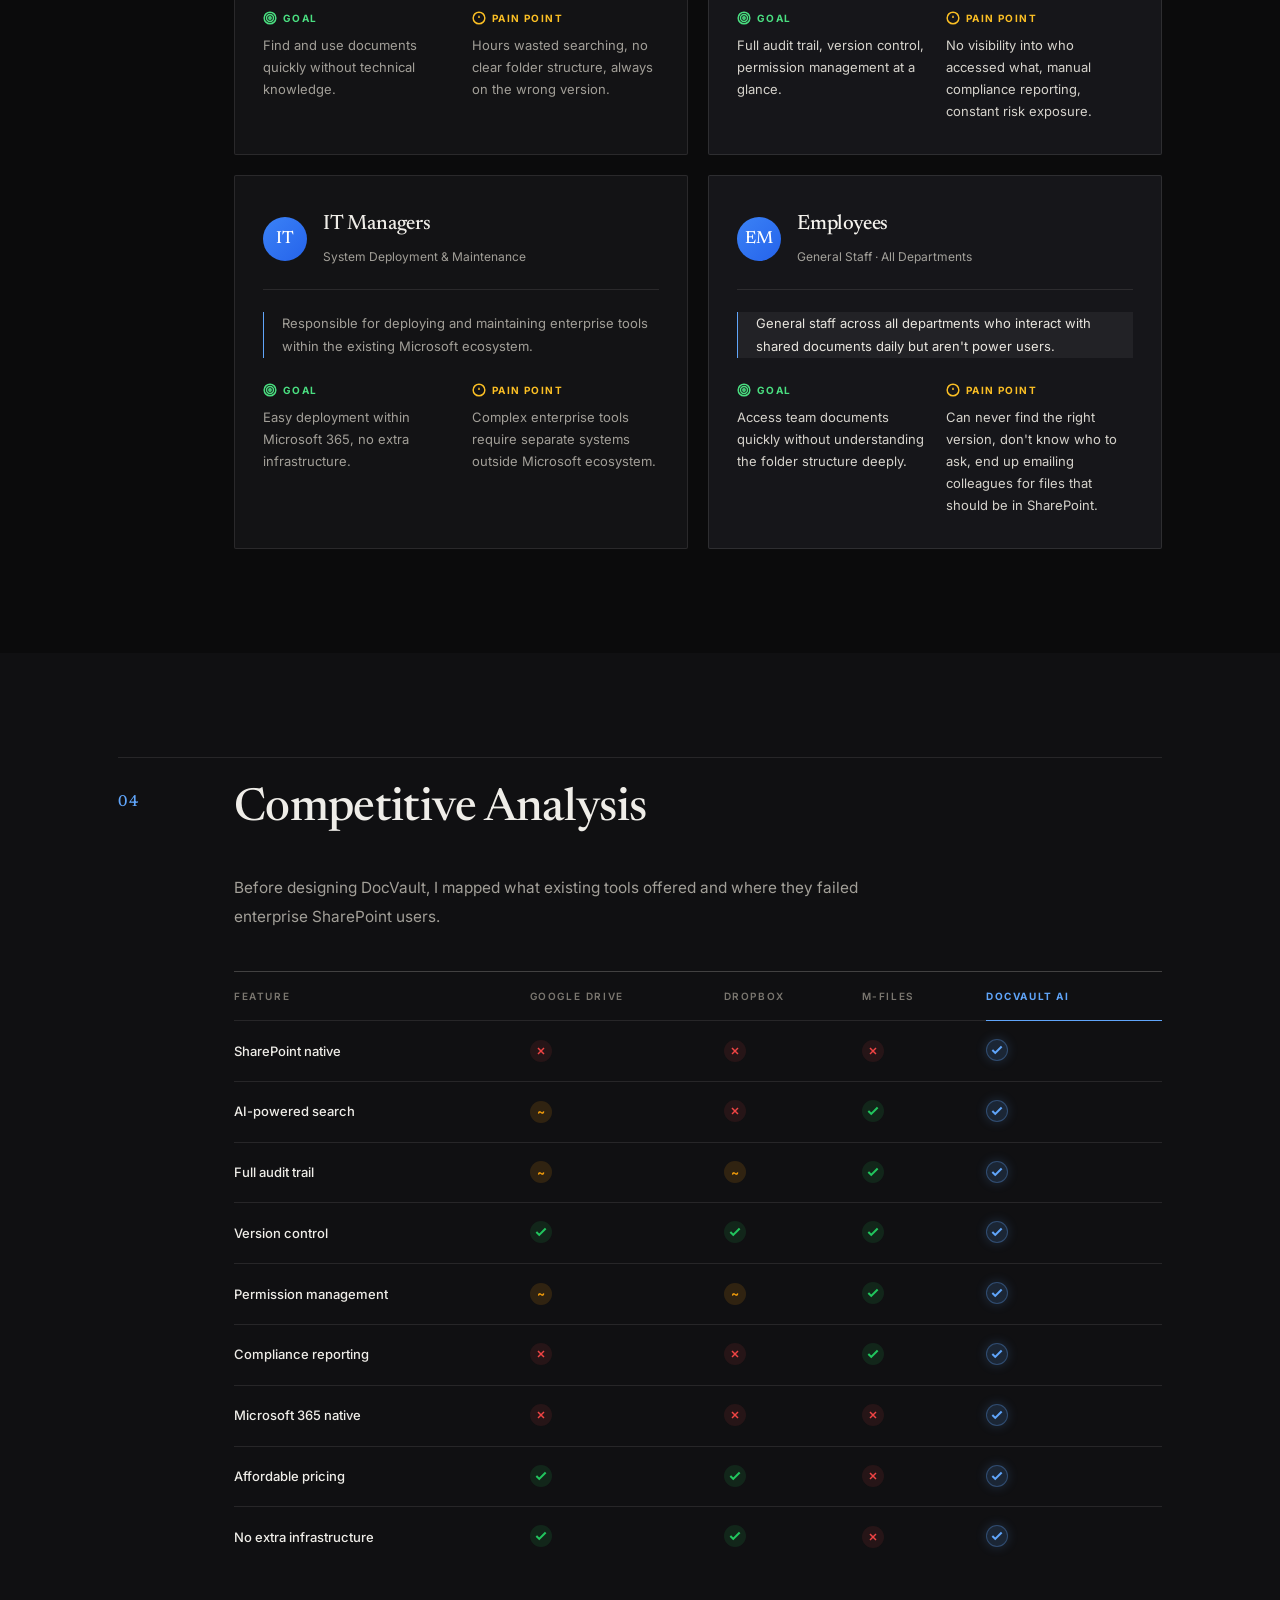
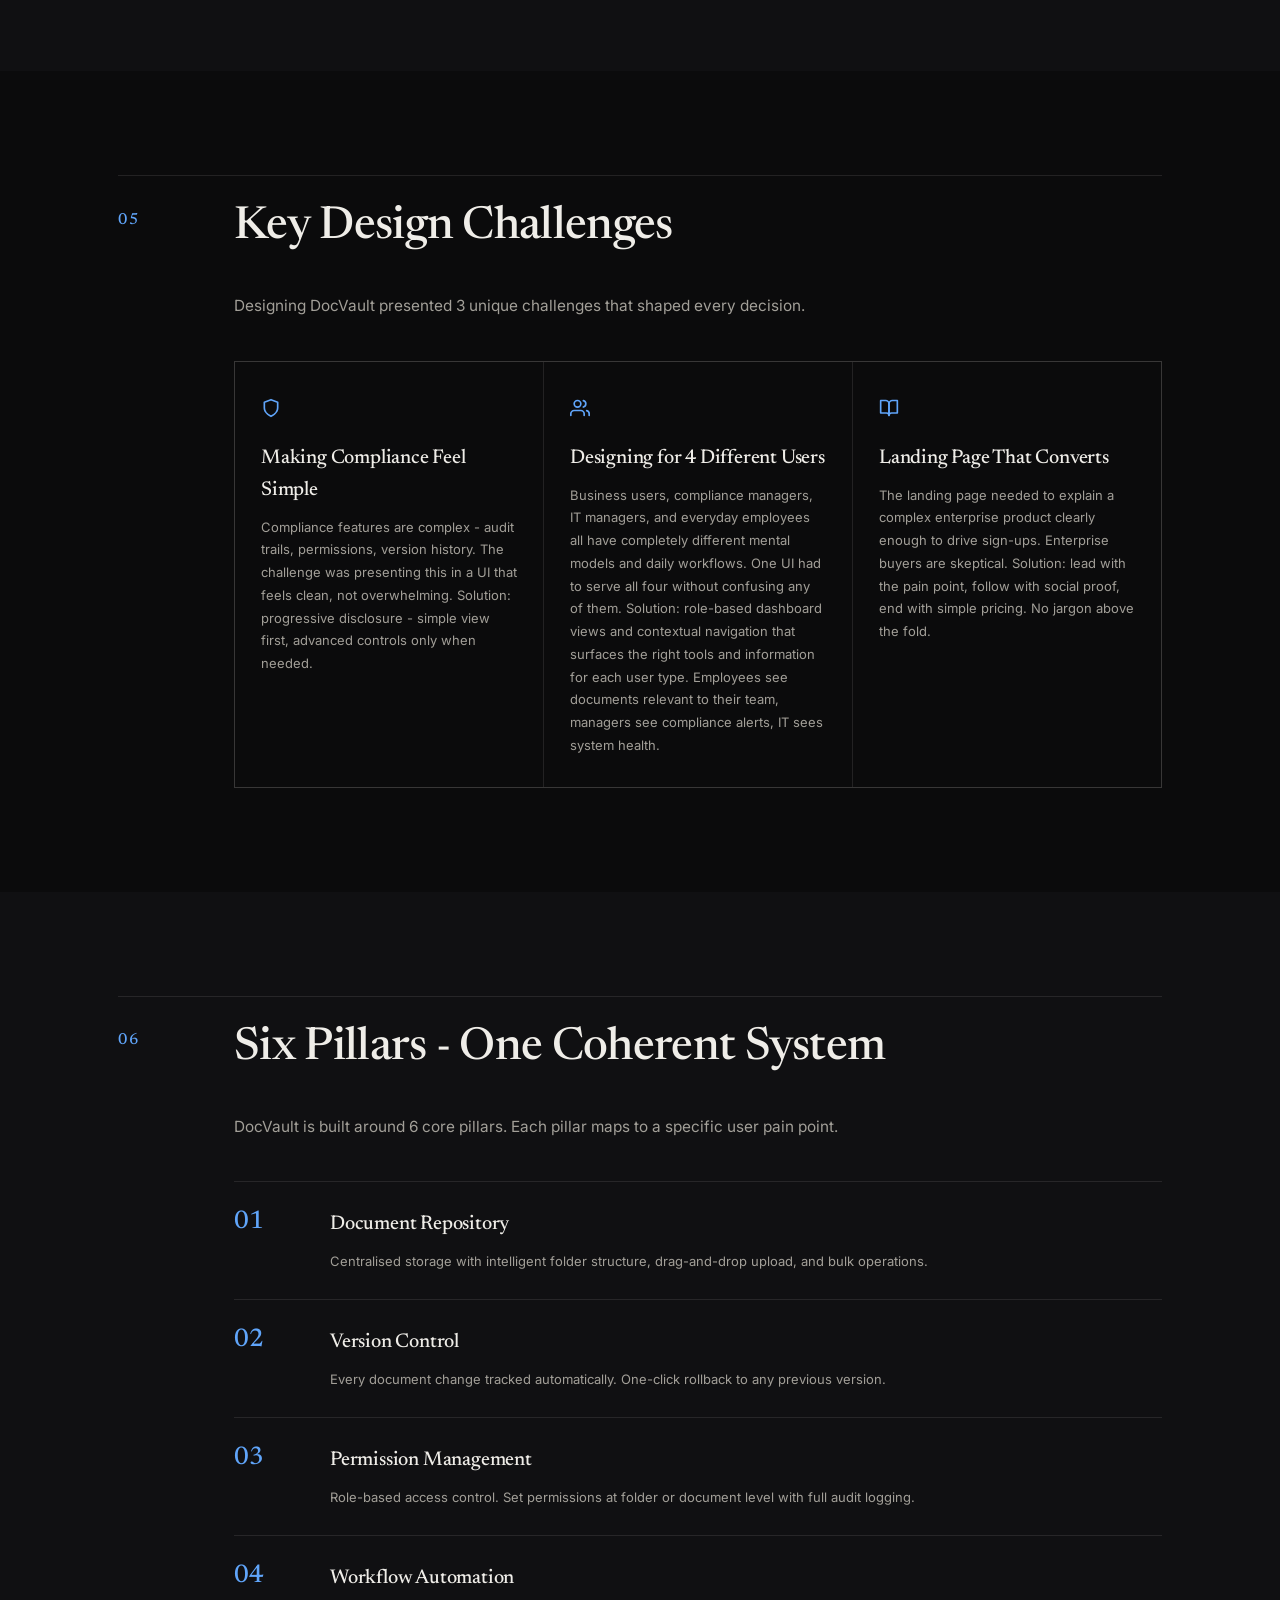
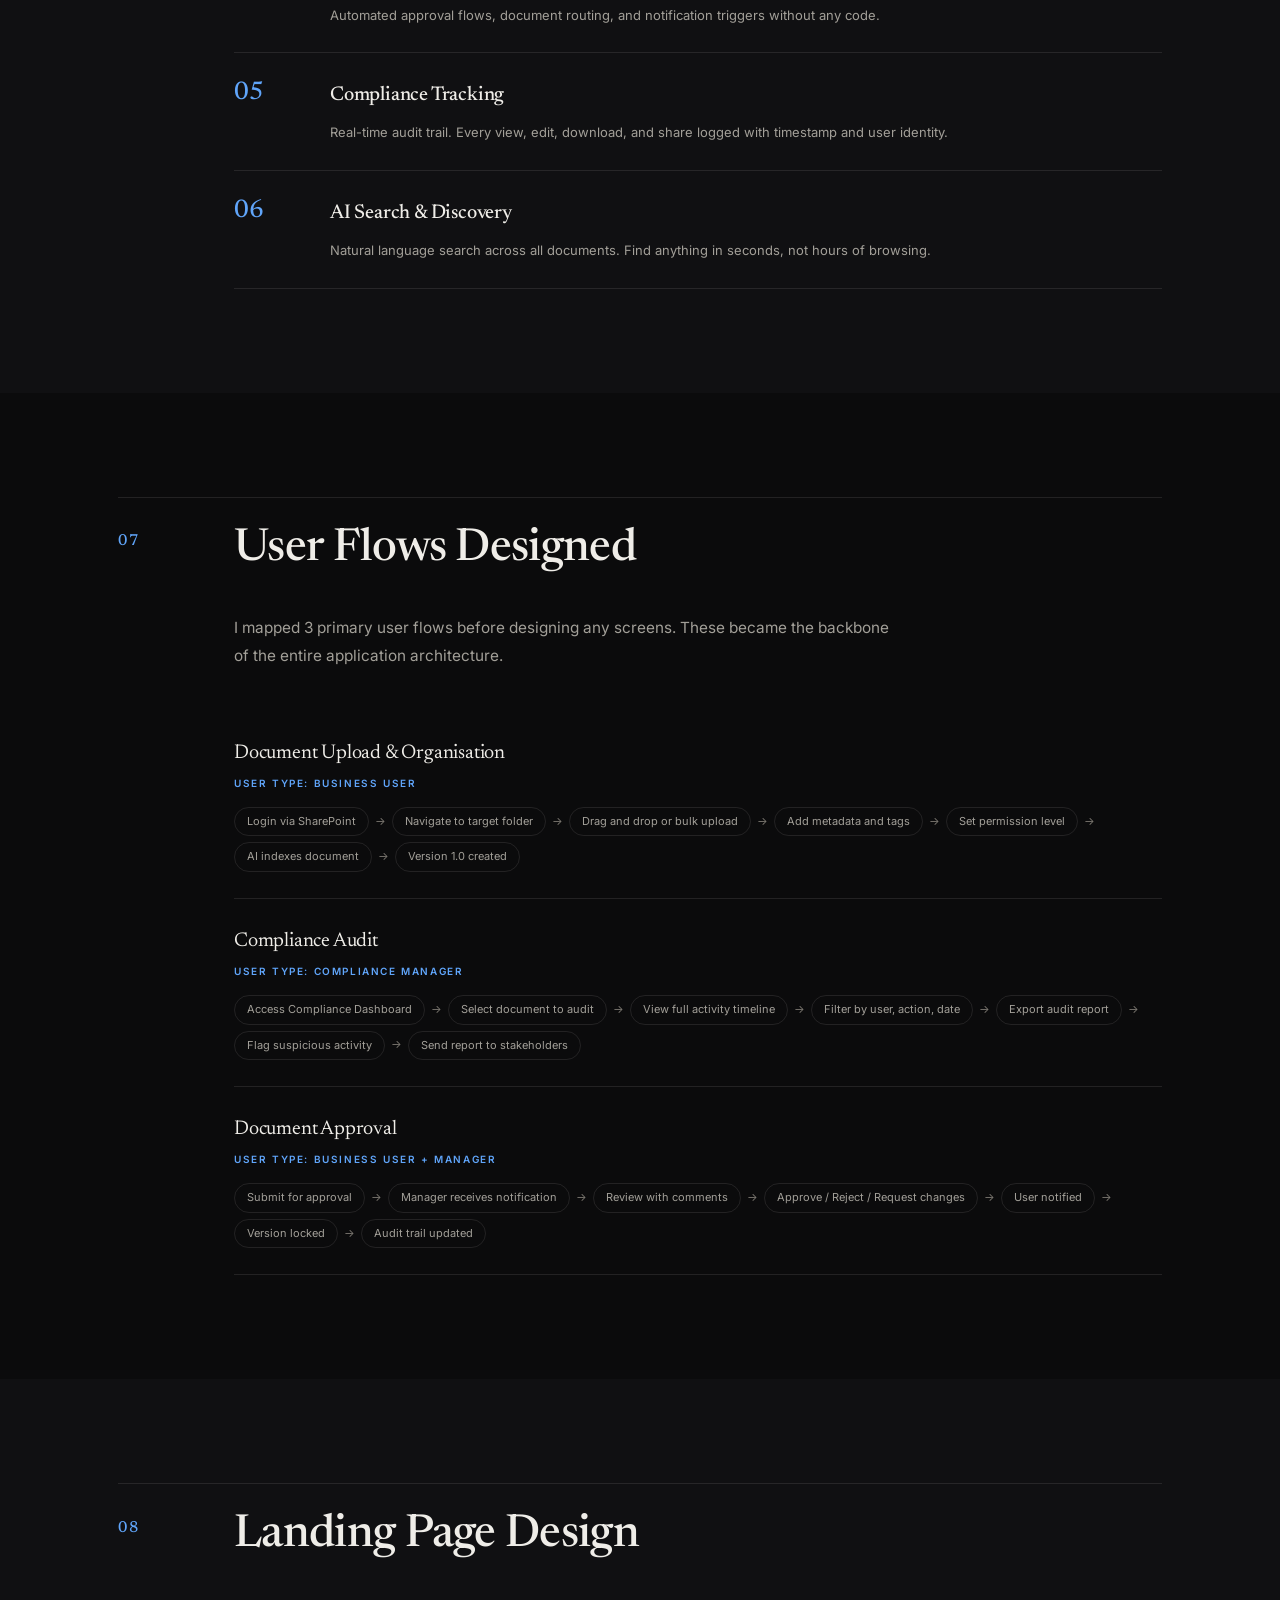
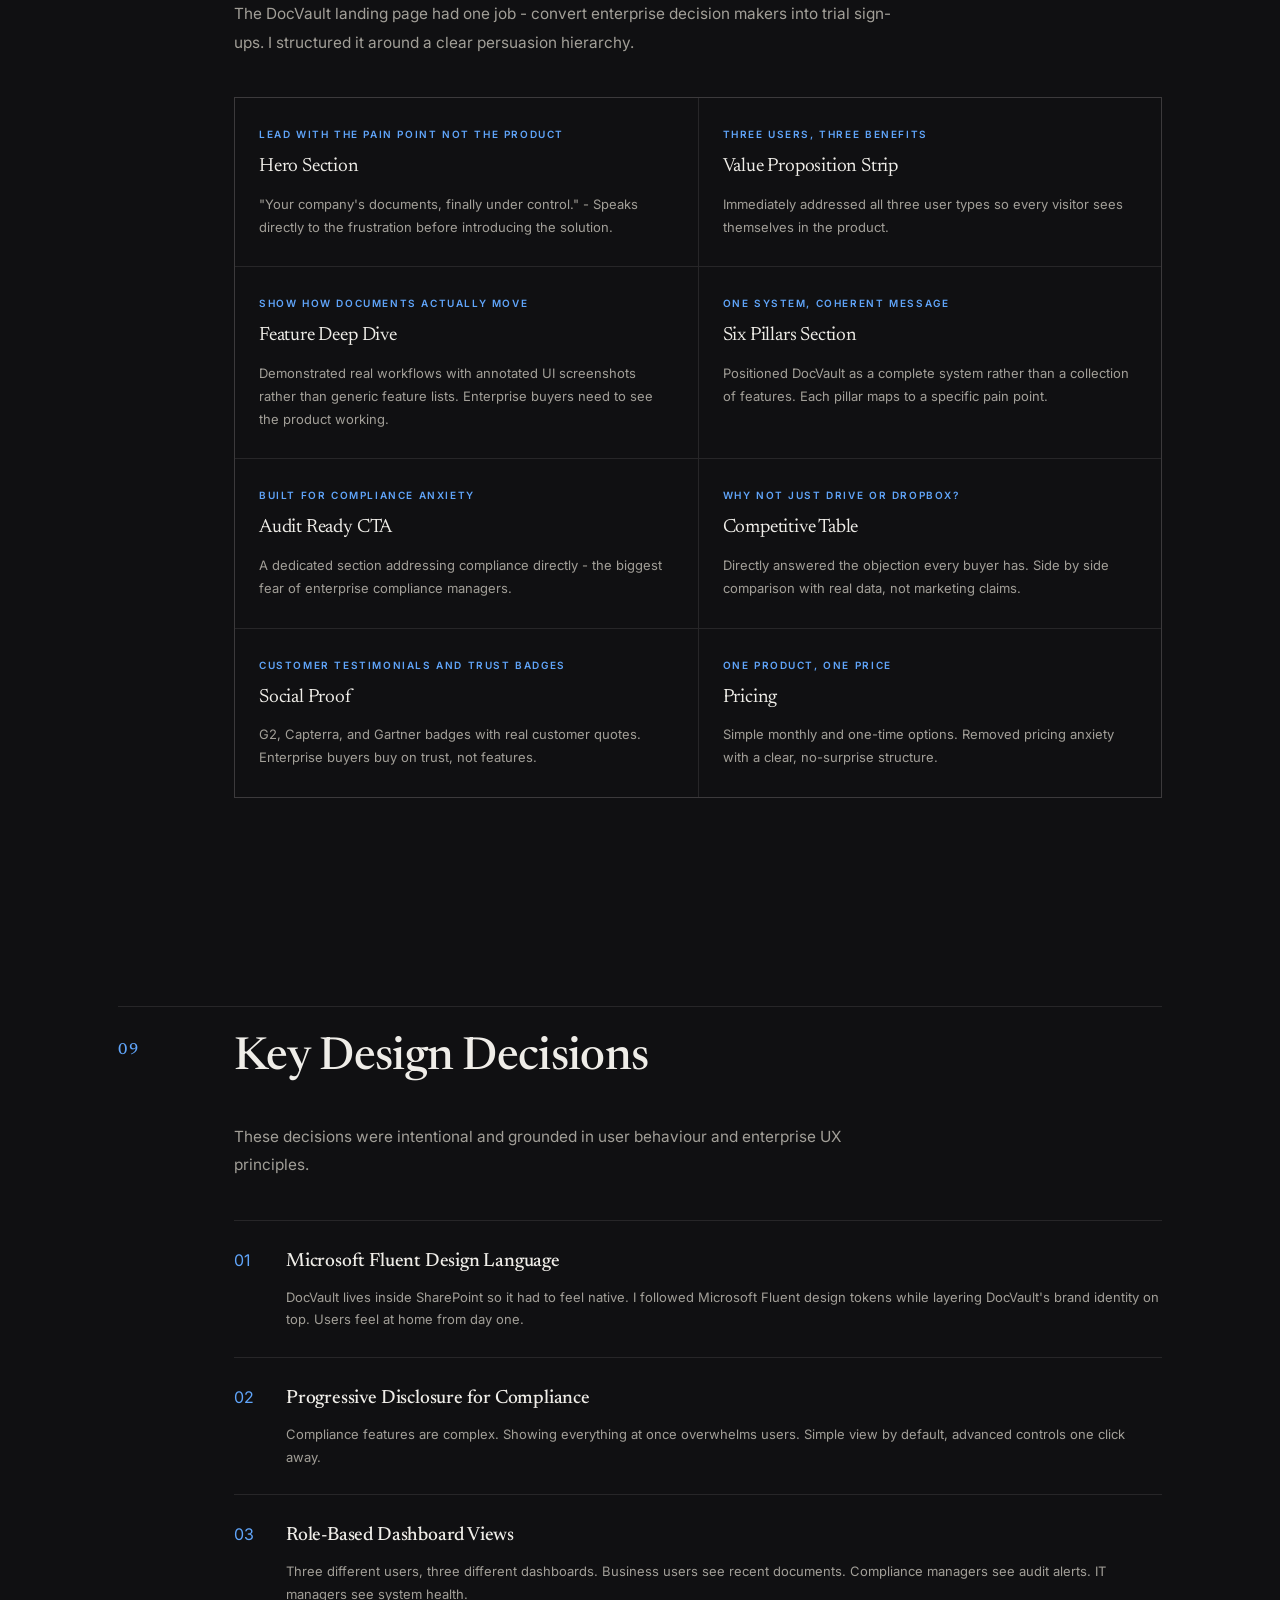
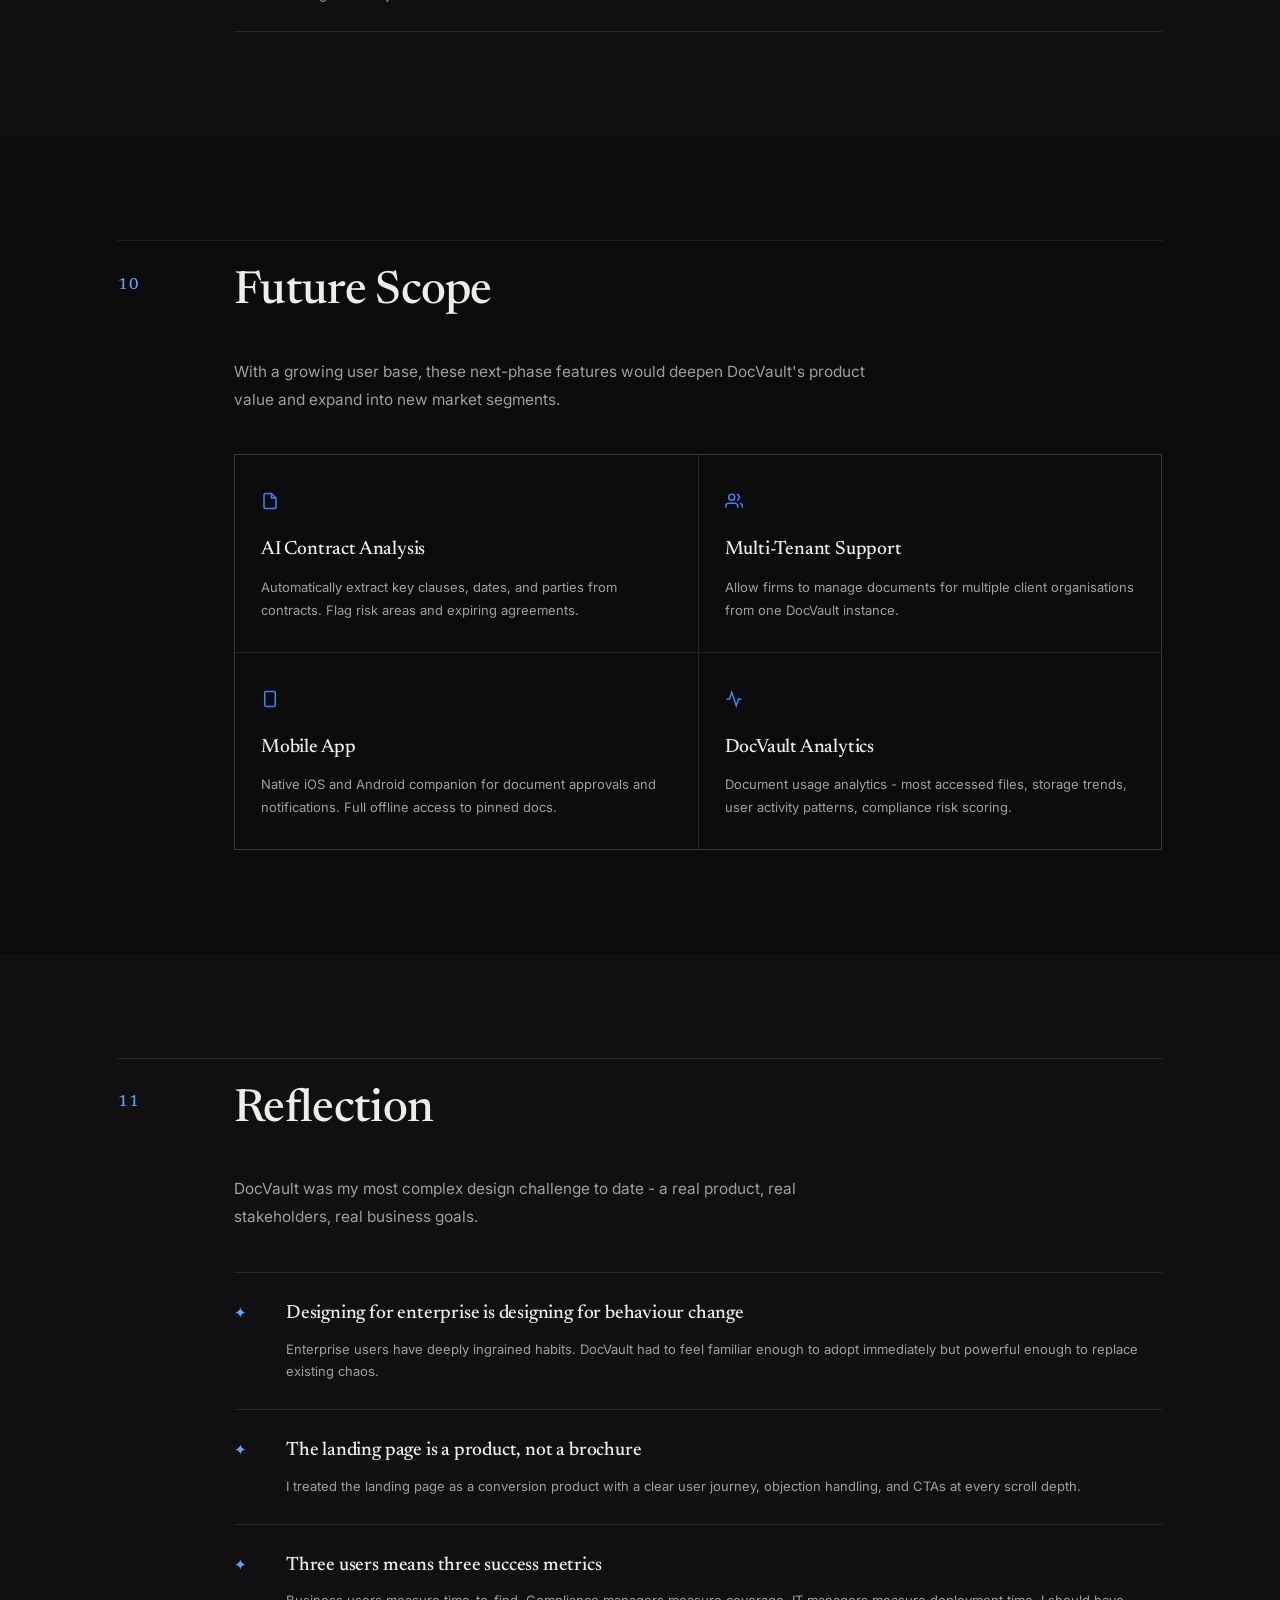
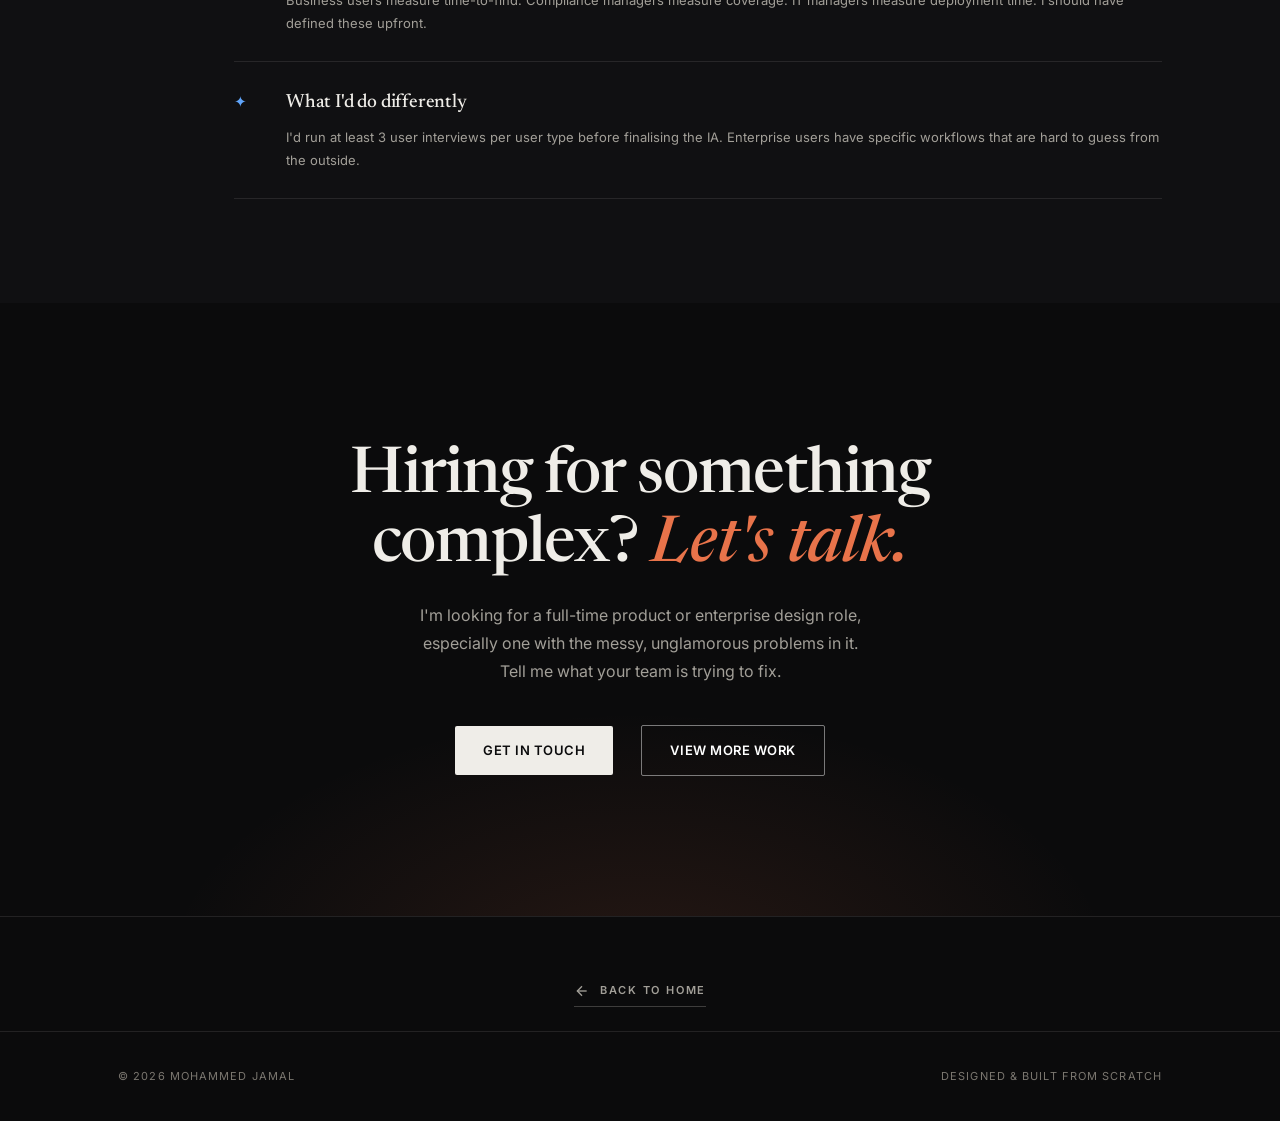
<file: docvault.html>
<!DOCTYPE html>
<html lang="en" data-theme="dark">
<head>
    <meta charset="UTF-8">
    <link rel="icon" type="image/svg+xml" href="favicon.svg">
    <meta name="viewport" content="width=device-width, initial-scale=1.0">
    <title>DocVault AI - Case Study | Mohammed Jamal</title>
    <meta name="description" content="UX case study for DocVault AI - an AI-powered SharePoint Document Management System designed end to end, from marketing landing page to full application UI.">
    <link rel="preconnect" href="https://fonts.googleapis.com">
    <link rel="preconnect" href="https://fonts.gstatic.com" crossorigin>
    <link href="https://fonts.googleapis.com/css2?family=Inter:wght@400;500;600;700&family=Newsreader:ital,opsz,wght@0,6..72,300..700;1,6..72,300..700&display=swap" rel="stylesheet">
    <link rel="stylesheet" href="css/styles.css">
    <link rel="stylesheet" href="css/case-study.css?v=3">
    <style>
        /* Override site-wide purple gradient tokens with DocVault blue */
        :root { --gradient-1: #2563EB; --gradient-2: #1E40AF; }
        [data-theme="dark"] { --gradient-1: #60A5FA; --gradient-2: #93C5FD; }

        .cs-hero-title { color: #2563EB !important; }
        [data-theme="dark"] .cs-hero-title { color: #60A5FA !important; }

        /* Persona avatar gradient → blue */
        .cs-persona-avatar {
            background: linear-gradient(135deg, #2563EB, #1E40AF) !important;
        }
        [data-theme="dark"] .cs-persona-avatar {
            background: linear-gradient(135deg, #3B82F6, #2563EB) !important;
        }

        /* Process pill badge gradient → blue */
        .cs-process-badge {
            background: linear-gradient(135deg, #2563EB, #1E40AF) !important;
        }

        /* Feature bar fill → blue */
        .cs-feature-bar-fill {
            background: #2563EB !important;
        }

        /* DocVault table highlight override */
        .dv-table th.cs-table-highlight {
            color: #1E3A8A !important;
            background: #EFF6FF !important;
            border-bottom: 2px solid #2563EB !important;
        }
        [data-theme="dark"] .dv-table th.cs-table-highlight {
            color: #93C5FD !important;
            background: rgba(37, 99, 235, 0.1) !important;
            border-bottom: 2px solid #60A5FA !important;
        }
        .dv-table td.cs-table-highlight {
            background: rgba(37, 99, 235, 0.03) !important;
        }
        [data-theme="dark"] .dv-table td.cs-table-highlight {
            background: rgba(37, 99, 235, 0.06) !important;
        }
        .dv-table .cs-table-highlight .cell-status.yes {
            background: rgba(37, 99, 235, 0.15);
            color: #2563EB;
            box-shadow: 0 0 12px rgba(37, 99, 235, 0.2);
        }
        [data-theme="dark"] .dv-table .cs-table-highlight .cell-status.yes {
            background: rgba(96, 165, 250, 0.15);
            color: #60A5FA;
            box-shadow: 0 0 12px rgba(96, 165, 250, 0.2);
        }

        /* User flow cards */
        .dv-flow-card {
            background: var(--surface);
            border: 1px solid var(--border);
            border-radius: 14px;
            padding: 24px;
            margin-bottom: 14px;
            transition: background-color .4s, border-color .4s, transform .3s var(--ease);
        }
        .dv-flow-card:hover {
            transform: translateY(-2px);
            border-color: var(--card-hover-border);
            box-shadow: var(--card-hover-shadow);
            background: var(--surface-hover);
        }
        .dv-flow-card h3 {
            font-size: 1rem; font-weight: 700; margin: 0 0 4px 0;
        }
        .dv-flow-type {
            font-size: .72rem; font-weight: 600; color: #2563EB;
            margin-bottom: 14px; display: block;
        }
        [data-theme="dark"] .dv-flow-type { color: #60A5FA; }
        .dv-flow-steps {
            display: flex; flex-wrap: wrap; gap: 6px; align-items: center;
        }
        .dv-flow-step {
            font-size: .72rem; color: var(--fg-2);
            background: var(--pill-bg); padding: 5px 12px;
            border-radius: 8px; border: 1px solid var(--border);
            white-space: nowrap;
        }
        .dv-flow-arrow { color: var(--fg-3); font-size: .7rem; }

        /* Landing page section cards */
        .dv-landing-grid {
            display: grid;
            grid-template-columns: repeat(2, 1fr);
            gap: 14px; margin-top: 24px;
        }
        .dv-landing-card {
            padding: 24px; border-radius: 14px;
            background: var(--surface); border: 1px solid var(--border);
            transition: background-color .4s, border-color .4s, transform .3s var(--ease);
        }
        .dv-landing-card:hover {
            transform: translateY(-2px);
            border-color: var(--card-hover-border);
            box-shadow: var(--card-hover-shadow);
            background: var(--surface-hover);
        }
        .dv-landing-eyebrow {
            font-size: .68rem; font-weight: 600; color: #2563EB;
            margin-bottom: 6px; display: block;
            text-transform: uppercase; letter-spacing: .04em;
        }
        [data-theme="dark"] .dv-landing-eyebrow { color: #60A5FA; }
        .dv-landing-card h3 {
            font-size: .95rem; font-weight: 700; margin: 0 0 8px 0;
        }
        .dv-landing-card p {
            font-size: .8rem; color: var(--fg-2); line-height: 1.65; margin: 0;
        }

        /* Hero image (desktop mockup - wider) */
        .dv-hero-image-wrap {
            display: flex; justify-content: center; align-items: center;
            margin-top: 56px; position: relative; width: 100%; gap: 24px;
        }
        .dv-hero-device {
            transition: transform 0.6s var(--ease), filter 0.6s var(--ease);
        }
        .dv-hero-device img {
            width: 380px; height: auto; display: block;
            border-radius: 12px;
            box-shadow: 0 25px 60px -15px rgba(0,0,0,0.5);
            border: 1px solid var(--border);
        }
        .dv-hero-device.left {
            transform: rotate(-3deg) translateX(20px) scale(0.95);
            z-index: 1; filter: brightness(0.85);
        }
        .dv-hero-device.right {
            transform: rotate(3deg) translateX(-20px) scale(0.95);
            z-index: 2; filter: brightness(0.95);
        }
        .dv-hero-image-wrap:hover .dv-hero-device.left {
            transform: rotate(-1deg) translateX(-10px) scale(1);
            filter: brightness(1); z-index: 3;
        }
        .dv-hero-image-wrap:hover .dv-hero-device.right {
            transform: rotate(1deg) translateX(10px) scale(1);
            filter: brightness(1);
        }

        @media (max-width: 768px) {
            .dv-landing-grid { grid-template-columns: 1fr; }
            .dv-hero-device img { width: 260px; }
            .dv-hero-image-wrap { gap: 12px; }
        }
        @media (max-width: 480px) {
            .dv-hero-device img { width: 180px; }
        }

        /* ====================================
           Editorial pass - flatten DocVault
           components to match the site language
           ==================================== */
        .dv-flow-card,
        .dv-landing-grid,
        .dv-table-wrap { margin-left: 116px; }

        .dv-flow-card {
            background: none;
            border: none;
            border-bottom: 1px solid var(--border);
            border-radius: 0;
            padding: 26px 0;
            margin-bottom: 0;
        }
        .dv-flow-card:hover {
            transform: none;
            box-shadow: none;
            background: none;
            border-color: var(--border);
        }
        .dv-flow-card h3 {
            font-family: var(--ff-display);
            font-size: 1.25rem; font-weight: 400;
            letter-spacing: -.01em; margin: 0 0 6px;
        }
        .dv-flow-type {
            font-size: .625rem; font-weight: 600;
            text-transform: uppercase; letter-spacing: .16em;
            color: var(--gradient-1); margin-bottom: 16px;
        }
        [data-theme="dark"] .dv-flow-type { color: var(--gradient-1); }
        .dv-flow-step {
            font-size: .6875rem; color: var(--fg-2);
            background: none; padding: 5px 12px;
            border-radius: 100px; border: 1px solid var(--border);
        }

        .dv-landing-grid {
            grid-template-columns: repeat(2, 1fr);
            gap: 1px;
            background: var(--border);
            border: 1px solid var(--border);
            margin-top: 24px;
        }
        .dv-landing-card {
            padding: 28px 24px;
            border-radius: 0; border: none;
            background: var(--bg);
            transition: background-color .35s;
        }
        .cs-section-alt .dv-landing-card { background: var(--bg-2); }
        .dv-landing-card:hover {
            transform: none; box-shadow: none;
            background: var(--surface);
        }
        .dv-landing-eyebrow {
            font-size: .625rem; letter-spacing: .16em;
            color: var(--gradient-1); margin-bottom: 10px;
        }
        [data-theme="dark"] .dv-landing-eyebrow { color: var(--gradient-1); }
        .dv-landing-card h3 {
            font-family: var(--ff-display);
            font-size: 1.2rem; font-weight: 400;
            letter-spacing: -.01em; margin: 0 0 10px;
        }
        .dv-landing-card p { font-size: .8125rem; line-height: 1.75; }

        .dv-table th.cs-table-highlight {
            background: transparent !important;
            color: var(--gradient-1) !important;
            border-bottom: 1px solid var(--gradient-1) !important;
        }
        [data-theme="dark"] .dv-table th.cs-table-highlight {
            background: transparent !important;
            color: var(--gradient-1) !important;
            border-bottom: 1px solid var(--gradient-1) !important;
        }
        .dv-table td.cs-table-highlight,
        [data-theme="dark"] .dv-table td.cs-table-highlight {
            background: transparent !important;
        }
        /* Keep the DocVault column on its own blue - var(--glow) is the
           site accent and was painting these circles orange */
        .dv-table .cs-table-highlight .cell-status.yes {
            background: rgba(37, 99, 235, 0.15);
            border: 1px solid rgba(37, 99, 235, 0.3);
            color: #2563EB;
            border-radius: 50%;
            box-shadow: none;
        }
        [data-theme="dark"] .dv-table .cs-table-highlight .cell-status.yes {
            background: rgba(96, 165, 250, 0.15);
            border: 1px solid rgba(96, 165, 250, 0.3);
            color: #60A5FA;
        }

        /* 16:10 viewport crops - wider than the old 380px so the UI stays legible */
        .dv-hero-device img {
            width: clamp(300px, 38vw, 520px);
            border-radius: 4px;
            border: 1px solid var(--border);
            box-shadow: 0 30px 70px -25px rgba(0,0,0,.7);
        }
        @media (max-width: 768px) {
            .dv-hero-device img { width: clamp(240px, 44vw, 320px); }
        }

        @media (max-width: 900px) {
            .dv-flow-card, .dv-landing-grid, .dv-table-wrap { margin-left: 76px; }
        }
        @media (max-width: 768px) {
            .dv-flow-card, .dv-landing-grid, .dv-table-wrap { margin-left: 0; }
            .dv-hero-image-wrap { justify-content: center; }
        }
    </style>
</head>
<body>
    <!-- Nav -->
    <nav>
        <div class="nav-inner">
            <a href="index.html" class="nav-logo">
                <div class="nav-logo-mark">MJ<span class="logo-dot">.</span></div>
            </a>
            <div class="nav-links">
                <a href="index.html#work">Work</a>
                <a href="index.html#approach">Approach</a>
                <a href="index.html#experience">Practice</a>
                <a href="index.html#blog">Writing</a>
            </div>
            <div class="nav-right">
                <button class="theme-toggle" id="themeBtn" aria-label="Toggle theme">
                    <svg class="ico-sun" width="16" height="16" viewBox="0 0 24 24" fill="none" stroke="currentColor" stroke-width="2"><circle cx="12" cy="12" r="5"/><line x1="12" y1="1" x2="12" y2="3"/><line x1="12" y1="21" x2="12" y2="23"/><line x1="4.22" y1="4.22" x2="5.64" y2="5.64"/><line x1="18.36" y1="18.36" x2="19.78" y2="19.78"/><line x1="1" y1="12" x2="3" y2="12"/><line x1="21" y1="12" x2="23" y2="12"/><line x1="4.22" y1="19.78" x2="5.64" y2="18.36"/><line x1="18.36" y1="5.64" x2="19.78" y2="4.22"/></svg>
                    <svg class="ico-moon" width="16" height="16" viewBox="0 0 24 24" fill="none" stroke="currentColor" stroke-width="2"><path d="M21 12.79A9 9 0 1 1 11.21 3 7 7 0 0 0 21 12.79z"/></svg>
                </button>
                <a href="mailto:jamaluiux04@gmail.com" class="nav-cta">Get in Touch</a>
            </div>
            <button class="burger" id="burger" aria-label="Menu"><span></span><span></span></button>
        </div>
    </nav>

    <!-- Mobile Menu -->
    <div class="mob-menu" id="mobMenu">
        <a href="index.html#work">Work</a>
        <a href="index.html#approach">Approach</a>
        <a href="index.html#experience">Practice</a>
        <a href="index.html#blog">Writing</a>
        <a href="mailto:jamaluiux04@gmail.com" class="mob-cta">Get in Touch</a>
    </div>

    <!-- Case Study Hero -->
    <section class="cs-hero">
        <div class="hero-mesh-bg"></div>
        <div class="wrap">
            <a href="index.html" class="cs-back rv">
                <svg width="16" height="16" viewBox="0 0 24 24" fill="none" stroke="currentColor" stroke-width="2"><line x1="19" y1="12" x2="5" y2="12"/><polyline points="12 19 5 12 12 5"/></svg>
                Back to Home
            </a>
            <div class="cs-hero-tags rv">
                <span>Real Product</span>
                <span>SharePoint Designs</span>
                <span>Solo Designer</span>
            </div>
            <h1 class="cs-hero-title rv">DocVault AI</h1>
            <p class="cs-hero-subtitle rv">An AI-powered SharePoint Document Management System designed from scratch, end to end, from marketing landing page to full application UI.</p>
            <div class="cs-hero-stats rv">
                <div class="h-stat">
                    <span class="h-stat-num">1-3</span>
                    <span class="h-stat-label">Months to deliver</span>
                </div>
                <div class="h-stat">
                    <span class="h-stat-num">2</span>
                    <span class="h-stat-label">Products designed</span>
                </div>
                <div class="h-stat">
                    <span class="h-stat-num">4</span>
                    <span class="h-stat-label">User segments</span>
                </div>
                <div class="h-stat">
                    <span class="h-stat-num">6</span>
                    <span class="h-stat-label">Core pillars</span>
                </div>
            </div>

            <!-- Hero Device Showcase -->
            <div class="dv-hero-image-wrap rv">
                <div class="dv-hero-device left">
                    <img src="assets/docvault/docvault_hero_1.png" alt="DocVault AI dashboard, blue hero treatment">
                </div>
                <div class="dv-hero-device right">
                    <img src="assets/docvault/docvault_hero_2.png" alt="DocVault AI dashboard, dark hero treatment">
                </div>
            </div>
        </div>
    </section>

    <!-- 01 Project Overview -->
    <section class="cs-section">
        <div class="wrap">
            <div class="cs-section-head rv">
                <span class="sec-label">01</span>
                <h2 class="sec-title">Project Overview</h2>
            </div>
            <p class="cs-body rv">DocVault AI is a SharePoint-native document management system built by SharePoint Designs to solve enterprise document chaos. I was the sole designer responsible for the entire product - from the marketing landing page and all its sections to the full application UI inside SharePoint. Designed everything from scratch over 1-3 months.</p>
            <div class="cs-meta-grid rv">
                <div class="cs-meta-card">
                    <span class="cs-meta-label">Role</span>
                    <span class="cs-meta-value">Solo UI/UX Designer (End to End)</span>
                </div>
                <div class="cs-meta-card">
                    <span class="cs-meta-label">Timeline</span>
                    <span class="cs-meta-value">1-3 Months · Full Product</span>
                </div>
                <div class="cs-meta-card">
                    <span class="cs-meta-label">Product Type</span>
                    <span class="cs-meta-value">SaaS Web App + Landing Page</span>
                </div>
                <div class="cs-meta-card">
                    <span class="cs-meta-label">Tools</span>
                    <span class="cs-meta-value">Figma · Webflow · SharePoint</span>
                </div>
            </div>
        </div>
    </section>

    <!-- 02 Problem Statement -->
    <section class="cs-section cs-section-alt">
        <div class="wrap">
            <div class="cs-section-head rv">
                <span class="sec-label">02</span>
                <h2 class="sec-title">Problem Statement</h2>
            </div>
            <p class="cs-body rv">Enterprise teams using Microsoft SharePoint struggle with document chaos - files scattered across folders, no version control, compliance nightmares, and hours wasted searching for the right document.</p>
            <div class="cs-problems rv">
                <div class="cs-problem-card">
                    <div class="cs-problem-icon">
                        <svg width="20" height="20" viewBox="0 0 24 24" fill="none" stroke="currentColor" stroke-width="2" stroke-linecap="round" stroke-linejoin="round"><circle cx="11" cy="11" r="8"/><line x1="21" y1="21" x2="16.65" y2="16.65"/></svg>
                    </div>
                    <h3>Document Discovery is Broken</h3>
                    <p>Employees spend 2+ hours per week searching for documents. SharePoint's native search is powerful but not intuitive for everyday users.</p>
                </div>
                <div class="cs-problem-card">
                    <div class="cs-problem-icon">
                        <svg width="20" height="20" viewBox="0 0 24 24" fill="none" stroke="currentColor" stroke-width="2" stroke-linecap="round" stroke-linejoin="round"><path d="M12 22s8-4 8-10V5l-8-3-8 3v7c0 6 8 10 8 10z"/></svg>
                    </div>
                    <h3>Compliance is a Constant Risk</h3>
                    <p>Without version control, audit trails, and permission management, every document is a potential compliance violation waiting to happen.</p>
                </div>
                <div class="cs-problem-card">
                    <div class="cs-problem-icon">
                        <svg width="20" height="20" viewBox="0 0 24 24" fill="none" stroke="currentColor" stroke-width="2" stroke-linecap="round" stroke-linejoin="round"><path d="M14 2H6a2 2 0 0 0-2 2v16a2 2 0 0 0 2 2h12a2 2 0 0 0 2-2V8z"/><polyline points="14 2 14 8 20 8"/></svg>
                    </div>
                    <h3>No Unified System</h3>
                    <p>Teams use SharePoint, email attachments, and personal drives. No single source of truth - leading to duplicate files and outdated versions.</p>
                </div>
                <div class="cs-problem-card">
                    <div class="cs-problem-icon">
                        <svg width="20" height="20" viewBox="0 0 24 24" fill="none" stroke="currentColor" stroke-width="2" stroke-linecap="round" stroke-linejoin="round"><path d="M10.29 3.86L1.82 18a2 2 0 0 0 1.71 3h16.94a2 2 0 0 0 1.71-3L13.71 3.86a2 2 0 0 0-3.42 0z"/><line x1="12" y1="9" x2="12" y2="13"/><line x1="12" y1="17" x2="12.01" y2="17"/></svg>
                    </div>
                    <h3>Existing Tools Don't Fit</h3>
                    <p>Google Drive and Dropbox lack enterprise compliance. M-Files is expensive and lives outside Microsoft 365. Companies need something native and affordable.</p>
                </div>
            </div>
        </div>
    </section>

    <!-- 03 Target Users -->
    <section class="cs-section">
        <div class="wrap">
            <div class="cs-section-head rv">
                <span class="sec-label">03</span>
                <h2 class="sec-title">Target Users</h2>
            </div>
            <p class="cs-body rv">DocVault was designed for four distinct user types within an enterprise organisation. Each has different needs, pain points, and success metrics.</p>
            <div class="cs-persona-grid rv">
                <!-- Card 1 - Business Users (light) -->
                <div class="cs-persona-card">
                    <div class="cs-persona-header">
                        <div class="cs-persona-avatar">BU</div>
                        <div>
                            <h3>Business Users</h3>
                            <span>Day-to-day employees</span>
                        </div>
                    </div>
                    <div class="cs-persona-detail">
                        <p>Day-to-day employees who need to find and use documents quickly without any technical knowledge.</p>
                    </div>
                    <div class="cs-persona-row">
                        <div class="persona-goal">
                            <span class="persona-goal-title">
                                <svg width="14" height="14" viewBox="0 0 24 24" fill="none" stroke="currentColor" stroke-width="2.5"><circle cx="12" cy="12" r="10"/><circle cx="12" cy="12" r="6"/><circle cx="12" cy="12" r="2"/></svg>
                                Goal
                            </span>
                            <p>Find and use documents quickly without technical knowledge.</p>
                        </div>
                        <div class="persona-pain">
                            <span class="persona-pain-title">
                                <svg width="14" height="14" viewBox="0 0 24 24" fill="none" stroke="currentColor" stroke-width="2.5"><circle cx="12" cy="12" r="10"/><line x1="12" y1="8" x2="12" y2="12"/><line x1="12" y1="16" x2="12.01" y2="16"/></svg>
                                Pain Point
                            </span>
                            <p>Hours wasted searching, no clear folder structure, always on the wrong version.</p>
                        </div>
                    </div>
                </div>
                <!-- Card 2 - Compliance Managers (dark) -->
                <div class="cs-persona-card cs-persona-dark">
                    <div class="cs-persona-header">
                        <div class="cs-persona-avatar">CM</div>
                        <div>
                            <h3>Compliance Managers</h3>
                            <span>Regulatory & Legal Teams</span>
                        </div>
                    </div>
                    <div class="cs-persona-detail">
                        <p>Responsible for ensuring the organisation meets regulatory requirements across every document action.</p>
                    </div>
                    <div class="cs-persona-row">
                        <div class="persona-goal">
                            <span class="persona-goal-title">
                                <svg width="14" height="14" viewBox="0 0 24 24" fill="none" stroke="currentColor" stroke-width="2.5"><circle cx="12" cy="12" r="10"/><circle cx="12" cy="12" r="6"/><circle cx="12" cy="12" r="2"/></svg>
                                Goal
                            </span>
                            <p>Full audit trail, version control, permission management at a glance.</p>
                        </div>
                        <div class="persona-pain">
                            <span class="persona-pain-title">
                                <svg width="14" height="14" viewBox="0 0 24 24" fill="none" stroke="currentColor" stroke-width="2.5"><circle cx="12" cy="12" r="10"/><line x1="12" y1="8" x2="12" y2="12"/><line x1="12" y1="16" x2="12.01" y2="16"/></svg>
                                Pain Point
                            </span>
                            <p>No visibility into who accessed what, manual compliance reporting, constant risk exposure.</p>
                        </div>
                    </div>
                </div>
                <!-- Card 3 - IT Managers (light) -->
                <div class="cs-persona-card">
                    <div class="cs-persona-header">
                        <div class="cs-persona-avatar">IT</div>
                        <div>
                            <h3>IT Managers</h3>
                            <span>System Deployment & Maintenance</span>
                        </div>
                    </div>
                    <div class="cs-persona-detail">
                        <p>Responsible for deploying and maintaining enterprise tools within the existing Microsoft ecosystem.</p>
                    </div>
                    <div class="cs-persona-row">
                        <div class="persona-goal">
                            <span class="persona-goal-title">
                                <svg width="14" height="14" viewBox="0 0 24 24" fill="none" stroke="currentColor" stroke-width="2.5"><circle cx="12" cy="12" r="10"/><circle cx="12" cy="12" r="6"/><circle cx="12" cy="12" r="2"/></svg>
                                Goal
                            </span>
                            <p>Easy deployment within Microsoft 365, no extra infrastructure.</p>
                        </div>
                        <div class="persona-pain">
                            <span class="persona-pain-title">
                                <svg width="14" height="14" viewBox="0 0 24 24" fill="none" stroke="currentColor" stroke-width="2.5"><circle cx="12" cy="12" r="10"/><line x1="12" y1="8" x2="12" y2="12"/><line x1="12" y1="16" x2="12.01" y2="16"/></svg>
                                Pain Point
                            </span>
                            <p>Complex enterprise tools require separate systems outside Microsoft ecosystem.</p>
                        </div>
                    </div>
                </div>
                <!-- Card 4 - Employees (dark) -->
                <div class="cs-persona-card cs-persona-dark">
                    <div class="cs-persona-header">
                        <div class="cs-persona-avatar">EM</div>
                        <div>
                            <h3>Employees</h3>
                            <span>General Staff · All Departments</span>
                        </div>
                    </div>
                    <div class="cs-persona-detail">
                        <p>General staff across all departments who interact with shared documents daily but aren't power users.</p>
                    </div>
                    <div class="cs-persona-row">
                        <div class="persona-goal">
                            <span class="persona-goal-title">
                                <svg width="14" height="14" viewBox="0 0 24 24" fill="none" stroke="currentColor" stroke-width="2.5"><circle cx="12" cy="12" r="10"/><circle cx="12" cy="12" r="6"/><circle cx="12" cy="12" r="2"/></svg>
                                Goal
                            </span>
                            <p>Access team documents quickly without understanding the folder structure deeply.</p>
                        </div>
                        <div class="persona-pain">
                            <span class="persona-pain-title">
                                <svg width="14" height="14" viewBox="0 0 24 24" fill="none" stroke="currentColor" stroke-width="2.5"><circle cx="12" cy="12" r="10"/><line x1="12" y1="8" x2="12" y2="12"/><line x1="12" y1="16" x2="12.01" y2="16"/></svg>
                                Pain Point
                            </span>
                            <p>Can never find the right version, don't know who to ask, end up emailing colleagues for files that should be in SharePoint.</p>
                        </div>
                    </div>
                </div>
            </div>
        </div>
    </section>

    <!-- 04 Competitive Analysis -->
    <section class="cs-section cs-section-alt">
        <div class="wrap">
            <div class="cs-section-head rv">
                <span class="sec-label">04</span>
                <h2 class="sec-title">Competitive Analysis</h2>
            </div>
            <p class="cs-body rv">Before designing DocVault, I mapped what existing tools offered and where they failed enterprise SharePoint users.</p>
            <div class="cs-table-wrap rv">
                <table class="cs-table dv-table">
                    <thead>
                        <tr>
                            <th>Feature</th>
                            <th>Google Drive</th>
                            <th>Dropbox</th>
                            <th>M-Files</th>
                            <th class="cs-table-highlight">DocVault AI</th>
                        </tr>
                    </thead>
                    <tbody>
                        <tr>
                            <td>SharePoint native</td>
                            <td><div class="cell-status no"><svg width="12" height="12" viewBox="0 0 24 24" fill="none" stroke="currentColor" stroke-width="3"><line x1="18" y1="6" x2="6" y2="18"/><line x1="6" y1="6" x2="18" y2="18"/></svg></div></td>
                            <td><div class="cell-status no"><svg width="12" height="12" viewBox="0 0 24 24" fill="none" stroke="currentColor" stroke-width="3"><line x1="18" y1="6" x2="6" y2="18"/><line x1="6" y1="6" x2="18" y2="18"/></svg></div></td>
                            <td><div class="cell-status no"><svg width="12" height="12" viewBox="0 0 24 24" fill="none" stroke="currentColor" stroke-width="3"><line x1="18" y1="6" x2="6" y2="18"/><line x1="6" y1="6" x2="18" y2="18"/></svg></div></td>
                            <td class="cs-table-highlight"><div class="cell-status yes"><svg width="14" height="14" viewBox="0 0 24 24" fill="none" stroke="currentColor" stroke-width="3.5"><polyline points="20 6 9 17 4 12"/></svg></div></td>
                        </tr>
                        <tr>
                            <td>AI-powered search</td>
                            <td><div class="cell-status partial">~</div></td>
                            <td><div class="cell-status no"><svg width="12" height="12" viewBox="0 0 24 24" fill="none" stroke="currentColor" stroke-width="3"><line x1="18" y1="6" x2="6" y2="18"/><line x1="6" y1="6" x2="18" y2="18"/></svg></div></td>
                            <td><div class="cell-status yes"><svg width="14" height="14" viewBox="0 0 24 24" fill="none" stroke="currentColor" stroke-width="3.5"><polyline points="20 6 9 17 4 12"/></svg></div></td>
                            <td class="cs-table-highlight"><div class="cell-status yes"><svg width="14" height="14" viewBox="0 0 24 24" fill="none" stroke="currentColor" stroke-width="3.5"><polyline points="20 6 9 17 4 12"/></svg></div></td>
                        </tr>
                        <tr>
                            <td>Full audit trail</td>
                            <td><div class="cell-status partial">~</div></td>
                            <td><div class="cell-status partial">~</div></td>
                            <td><div class="cell-status yes"><svg width="14" height="14" viewBox="0 0 24 24" fill="none" stroke="currentColor" stroke-width="3.5"><polyline points="20 6 9 17 4 12"/></svg></div></td>
                            <td class="cs-table-highlight"><div class="cell-status yes"><svg width="14" height="14" viewBox="0 0 24 24" fill="none" stroke="currentColor" stroke-width="3.5"><polyline points="20 6 9 17 4 12"/></svg></div></td>
                        </tr>
                        <tr>
                            <td>Version control</td>
                            <td><div class="cell-status yes"><svg width="14" height="14" viewBox="0 0 24 24" fill="none" stroke="currentColor" stroke-width="3.5"><polyline points="20 6 9 17 4 12"/></svg></div></td>
                            <td><div class="cell-status yes"><svg width="14" height="14" viewBox="0 0 24 24" fill="none" stroke="currentColor" stroke-width="3.5"><polyline points="20 6 9 17 4 12"/></svg></div></td>
                            <td><div class="cell-status yes"><svg width="14" height="14" viewBox="0 0 24 24" fill="none" stroke="currentColor" stroke-width="3.5"><polyline points="20 6 9 17 4 12"/></svg></div></td>
                            <td class="cs-table-highlight"><div class="cell-status yes"><svg width="14" height="14" viewBox="0 0 24 24" fill="none" stroke="currentColor" stroke-width="3.5"><polyline points="20 6 9 17 4 12"/></svg></div></td>
                        </tr>
                        <tr>
                            <td>Permission management</td>
                            <td><div class="cell-status partial">~</div></td>
                            <td><div class="cell-status partial">~</div></td>
                            <td><div class="cell-status yes"><svg width="14" height="14" viewBox="0 0 24 24" fill="none" stroke="currentColor" stroke-width="3.5"><polyline points="20 6 9 17 4 12"/></svg></div></td>
                            <td class="cs-table-highlight"><div class="cell-status yes"><svg width="14" height="14" viewBox="0 0 24 24" fill="none" stroke="currentColor" stroke-width="3.5"><polyline points="20 6 9 17 4 12"/></svg></div></td>
                        </tr>
                        <tr>
                            <td>Compliance reporting</td>
                            <td><div class="cell-status no"><svg width="12" height="12" viewBox="0 0 24 24" fill="none" stroke="currentColor" stroke-width="3"><line x1="18" y1="6" x2="6" y2="18"/><line x1="6" y1="6" x2="18" y2="18"/></svg></div></td>
                            <td><div class="cell-status no"><svg width="12" height="12" viewBox="0 0 24 24" fill="none" stroke="currentColor" stroke-width="3"><line x1="18" y1="6" x2="6" y2="18"/><line x1="6" y1="6" x2="18" y2="18"/></svg></div></td>
                            <td><div class="cell-status yes"><svg width="14" height="14" viewBox="0 0 24 24" fill="none" stroke="currentColor" stroke-width="3.5"><polyline points="20 6 9 17 4 12"/></svg></div></td>
                            <td class="cs-table-highlight"><div class="cell-status yes"><svg width="14" height="14" viewBox="0 0 24 24" fill="none" stroke="currentColor" stroke-width="3.5"><polyline points="20 6 9 17 4 12"/></svg></div></td>
                        </tr>
                        <tr>
                            <td>Microsoft 365 native</td>
                            <td><div class="cell-status no"><svg width="12" height="12" viewBox="0 0 24 24" fill="none" stroke="currentColor" stroke-width="3"><line x1="18" y1="6" x2="6" y2="18"/><line x1="6" y1="6" x2="18" y2="18"/></svg></div></td>
                            <td><div class="cell-status no"><svg width="12" height="12" viewBox="0 0 24 24" fill="none" stroke="currentColor" stroke-width="3"><line x1="18" y1="6" x2="6" y2="18"/><line x1="6" y1="6" x2="18" y2="18"/></svg></div></td>
                            <td><div class="cell-status no"><svg width="12" height="12" viewBox="0 0 24 24" fill="none" stroke="currentColor" stroke-width="3"><line x1="18" y1="6" x2="6" y2="18"/><line x1="6" y1="6" x2="18" y2="18"/></svg></div></td>
                            <td class="cs-table-highlight"><div class="cell-status yes"><svg width="14" height="14" viewBox="0 0 24 24" fill="none" stroke="currentColor" stroke-width="3.5"><polyline points="20 6 9 17 4 12"/></svg></div></td>
                        </tr>
                        <tr>
                            <td>Affordable pricing</td>
                            <td><div class="cell-status yes"><svg width="14" height="14" viewBox="0 0 24 24" fill="none" stroke="currentColor" stroke-width="3.5"><polyline points="20 6 9 17 4 12"/></svg></div></td>
                            <td><div class="cell-status yes"><svg width="14" height="14" viewBox="0 0 24 24" fill="none" stroke="currentColor" stroke-width="3.5"><polyline points="20 6 9 17 4 12"/></svg></div></td>
                            <td><div class="cell-status no"><svg width="12" height="12" viewBox="0 0 24 24" fill="none" stroke="currentColor" stroke-width="3"><line x1="18" y1="6" x2="6" y2="18"/><line x1="6" y1="6" x2="18" y2="18"/></svg></div></td>
                            <td class="cs-table-highlight"><div class="cell-status yes"><svg width="14" height="14" viewBox="0 0 24 24" fill="none" stroke="currentColor" stroke-width="3.5"><polyline points="20 6 9 17 4 12"/></svg></div></td>
                        </tr>
                        <tr>
                            <td>No extra infrastructure</td>
                            <td><div class="cell-status yes"><svg width="14" height="14" viewBox="0 0 24 24" fill="none" stroke="currentColor" stroke-width="3.5"><polyline points="20 6 9 17 4 12"/></svg></div></td>
                            <td><div class="cell-status yes"><svg width="14" height="14" viewBox="0 0 24 24" fill="none" stroke="currentColor" stroke-width="3.5"><polyline points="20 6 9 17 4 12"/></svg></div></td>
                            <td><div class="cell-status no"><svg width="12" height="12" viewBox="0 0 24 24" fill="none" stroke="currentColor" stroke-width="3"><line x1="18" y1="6" x2="6" y2="18"/><line x1="6" y1="6" x2="18" y2="18"/></svg></div></td>
                            <td class="cs-table-highlight"><div class="cell-status yes"><svg width="14" height="14" viewBox="0 0 24 24" fill="none" stroke="currentColor" stroke-width="3.5"><polyline points="20 6 9 17 4 12"/></svg></div></td>
                        </tr>
                    </tbody>
                </table>
            </div>
        </div>
    </section>

    <!-- 05 Design Challenges -->
    <section class="cs-section">
        <div class="wrap">
            <div class="cs-section-head rv">
                <span class="sec-label">05</span>
                <h2 class="sec-title">Key Design Challenges</h2>
            </div>
            <p class="cs-body rv">Designing DocVault presented 3 unique challenges that shaped every decision.</p>
            <div class="cs-problems rv">
                <div class="cs-problem-card">
                    <div class="cs-problem-icon">
                        <svg width="20" height="20" viewBox="0 0 24 24" fill="none" stroke="currentColor" stroke-width="2" stroke-linecap="round" stroke-linejoin="round"><path d="M12 22s8-4 8-10V5l-8-3-8 3v7c0 6 8 10 8 10z"/></svg>
                    </div>
                    <h3>Making Compliance Feel Simple</h3>
                    <p>Compliance features are complex - audit trails, permissions, version history. The challenge was presenting this in a UI that feels clean, not overwhelming. Solution: progressive disclosure - simple view first, advanced controls only when needed.</p>
                </div>
                <div class="cs-problem-card">
                    <div class="cs-problem-icon">
                        <svg width="20" height="20" viewBox="0 0 24 24" fill="none" stroke="currentColor" stroke-width="2" stroke-linecap="round" stroke-linejoin="round"><path d="M17 21v-2a4 4 0 0 0-4-4H5a4 4 0 0 0-4 4v2"/><circle cx="9" cy="7" r="4"/><path d="M23 21v-2a4 4 0 0 0-3-3.87"/><path d="M16 3.13a4 4 0 0 1 0 7.75"/></svg>
                    </div>
                    <h3>Designing for 4 Different Users</h3>
                    <p>Business users, compliance managers, IT managers, and everyday employees all have completely different mental models and daily workflows. One UI had to serve all four without confusing any of them. Solution: role-based dashboard views and contextual navigation that surfaces the right tools and information for each user type. Employees see documents relevant to their team, managers see compliance alerts, IT sees system health.</p>
                </div>
                <div class="cs-problem-card">
                    <div class="cs-problem-icon">
                        <svg width="20" height="20" viewBox="0 0 24 24" fill="none" stroke="currentColor" stroke-width="2" stroke-linecap="round" stroke-linejoin="round"><path d="M2 3h6a4 4 0 0 1 4 4v14a3 3 0 0 0-3-3H2z"/><path d="M22 3h-6a4 4 0 0 0-4 4v14a3 3 0 0 1 3-3h7z"/></svg>
                    </div>
                    <h3>Landing Page That Converts</h3>
                    <p>The landing page needed to explain a complex enterprise product clearly enough to drive sign-ups. Enterprise buyers are skeptical. Solution: lead with the pain point, follow with social proof, end with simple pricing. No jargon above the fold.</p>
                </div>
            </div>
        </div>
    </section>

    <!-- 06 Six Pillars -->
    <section class="cs-section cs-section-alt">
        <div class="wrap">
            <div class="cs-section-head rv">
                <span class="sec-label">06</span>
                <h2 class="sec-title">Six Pillars - One Coherent System</h2>
            </div>
            <p class="cs-body rv">DocVault is built around 6 core pillars. Each pillar maps to a specific user pain point.</p>
            <div class="cs-features rv">
                <div class="cs-feature">
                    <span class="cs-feature-num">01</span>
                    <div>
                        <h3>Document Repository</h3>
                        <p>Centralised storage with intelligent folder structure, drag-and-drop upload, and bulk operations.</p>
                    </div>
                </div>
                <div class="cs-feature">
                    <span class="cs-feature-num">02</span>
                    <div>
                        <h3>Version Control</h3>
                        <p>Every document change tracked automatically. One-click rollback to any previous version.</p>
                    </div>
                </div>
                <div class="cs-feature">
                    <span class="cs-feature-num">03</span>
                    <div>
                        <h3>Permission Management</h3>
                        <p>Role-based access control. Set permissions at folder or document level with full audit logging.</p>
                    </div>
                </div>
                <div class="cs-feature">
                    <span class="cs-feature-num">04</span>
                    <div>
                        <h3>Workflow Automation</h3>
                        <p>Automated approval flows, document routing, and notification triggers without any code.</p>
                    </div>
                </div>
                <div class="cs-feature">
                    <span class="cs-feature-num">05</span>
                    <div>
                        <h3>Compliance Tracking</h3>
                        <p>Real-time audit trail. Every view, edit, download, and share logged with timestamp and user identity.</p>
                    </div>
                </div>
                <div class="cs-feature">
                    <span class="cs-feature-num">06</span>
                    <div>
                        <h3>AI Search & Discovery</h3>
                        <p>Natural language search across all documents. Find anything in seconds, not hours of browsing.</p>
                    </div>
                </div>
            </div>
        </div>
    </section>

    <!-- 07 User Flows -->
    <section class="cs-section">
        <div class="wrap">
            <div class="cs-section-head rv">
                <span class="sec-label">07</span>
                <h2 class="sec-title">User Flows Designed</h2>
            </div>
            <p class="cs-body rv">I mapped 3 primary user flows before designing any screens. These became the backbone of the entire application architecture.</p>
            <div class="rv">
                <div class="dv-flow-card">
                    <h3>Document Upload & Organisation</h3>
                    <span class="dv-flow-type">User type: Business User</span>
                    <div class="dv-flow-steps">
                        <span class="dv-flow-step">Login via SharePoint</span>
                        <span class="dv-flow-arrow">&rarr;</span>
                        <span class="dv-flow-step">Navigate to target folder</span>
                        <span class="dv-flow-arrow">&rarr;</span>
                        <span class="dv-flow-step">Drag and drop or bulk upload</span>
                        <span class="dv-flow-arrow">&rarr;</span>
                        <span class="dv-flow-step">Add metadata and tags</span>
                        <span class="dv-flow-arrow">&rarr;</span>
                        <span class="dv-flow-step">Set permission level</span>
                        <span class="dv-flow-arrow">&rarr;</span>
                        <span class="dv-flow-step">AI indexes document</span>
                        <span class="dv-flow-arrow">&rarr;</span>
                        <span class="dv-flow-step">Version 1.0 created</span>
                    </div>
                </div>
                <div class="dv-flow-card">
                    <h3>Compliance Audit</h3>
                    <span class="dv-flow-type">User type: Compliance Manager</span>
                    <div class="dv-flow-steps">
                        <span class="dv-flow-step">Access Compliance Dashboard</span>
                        <span class="dv-flow-arrow">&rarr;</span>
                        <span class="dv-flow-step">Select document to audit</span>
                        <span class="dv-flow-arrow">&rarr;</span>
                        <span class="dv-flow-step">View full activity timeline</span>
                        <span class="dv-flow-arrow">&rarr;</span>
                        <span class="dv-flow-step">Filter by user, action, date</span>
                        <span class="dv-flow-arrow">&rarr;</span>
                        <span class="dv-flow-step">Export audit report</span>
                        <span class="dv-flow-arrow">&rarr;</span>
                        <span class="dv-flow-step">Flag suspicious activity</span>
                        <span class="dv-flow-arrow">&rarr;</span>
                        <span class="dv-flow-step">Send report to stakeholders</span>
                    </div>
                </div>
                <div class="dv-flow-card">
                    <h3>Document Approval</h3>
                    <span class="dv-flow-type">User type: Business User + Manager</span>
                    <div class="dv-flow-steps">
                        <span class="dv-flow-step">Submit for approval</span>
                        <span class="dv-flow-arrow">&rarr;</span>
                        <span class="dv-flow-step">Manager receives notification</span>
                        <span class="dv-flow-arrow">&rarr;</span>
                        <span class="dv-flow-step">Review with comments</span>
                        <span class="dv-flow-arrow">&rarr;</span>
                        <span class="dv-flow-step">Approve / Reject / Request changes</span>
                        <span class="dv-flow-arrow">&rarr;</span>
                        <span class="dv-flow-step">User notified</span>
                        <span class="dv-flow-arrow">&rarr;</span>
                        <span class="dv-flow-step">Version locked</span>
                        <span class="dv-flow-arrow">&rarr;</span>
                        <span class="dv-flow-step">Audit trail updated</span>
                    </div>
                </div>
            </div>
        </div>
    </section>

    <!-- 08 Landing Page Design -->
    <section class="cs-section cs-section-alt">
        <div class="wrap">
            <div class="cs-section-head rv">
                <span class="sec-label">08</span>
                <h2 class="sec-title">Landing Page Design</h2>
            </div>
            <p class="cs-body rv">The DocVault landing page had one job - convert enterprise decision makers into trial sign-ups. I structured it around a clear persuasion hierarchy.</p>
            <div class="dv-landing-grid rv">
                <div class="dv-landing-card">
                    <span class="dv-landing-eyebrow">Lead with the pain point not the product</span>
                    <h3>Hero Section</h3>
                    <p>"Your company's documents, finally under control." - Speaks directly to the frustration before introducing the solution.</p>
                </div>
                <div class="dv-landing-card">
                    <span class="dv-landing-eyebrow">Three users, three benefits</span>
                    <h3>Value Proposition Strip</h3>
                    <p>Immediately addressed all three user types so every visitor sees themselves in the product.</p>
                </div>
                <div class="dv-landing-card">
                    <span class="dv-landing-eyebrow">Show how documents actually move</span>
                    <h3>Feature Deep Dive</h3>
                    <p>Demonstrated real workflows with annotated UI screenshots rather than generic feature lists. Enterprise buyers need to see the product working.</p>
                </div>
                <div class="dv-landing-card">
                    <span class="dv-landing-eyebrow">One system, coherent message</span>
                    <h3>Six Pillars Section</h3>
                    <p>Positioned DocVault as a complete system rather than a collection of features. Each pillar maps to a specific pain point.</p>
                </div>
                <div class="dv-landing-card">
                    <span class="dv-landing-eyebrow">Built for compliance anxiety</span>
                    <h3>Audit Ready CTA</h3>
                    <p>A dedicated section addressing compliance directly - the biggest fear of enterprise compliance managers.</p>
                </div>
                <div class="dv-landing-card">
                    <span class="dv-landing-eyebrow">Why not just Drive or Dropbox?</span>
                    <h3>Competitive Table</h3>
                    <p>Directly answered the objection every buyer has. Side by side comparison with real data, not marketing claims.</p>
                </div>
                <div class="dv-landing-card">
                    <span class="dv-landing-eyebrow">Customer testimonials and trust badges</span>
                    <h3>Social Proof</h3>
                    <p>G2, Capterra, and Gartner badges with real customer quotes. Enterprise buyers buy on trust, not features.</p>
                </div>
                <div class="dv-landing-card">
                    <span class="dv-landing-eyebrow">One product, one price</span>
                    <h3>Pricing</h3>
                    <p>Simple monthly and one-time options. Removed pricing anxiety with a clear, no-surprise structure.</p>
                </div>
            </div>
        </div>
    </section>

    <!-- 09 Design Decisions -->
    <section class="cs-section cs-section-alt">
        <div class="wrap">
            <div class="cs-section-head rv">
                <span class="sec-label">09</span>
                <h2 class="sec-title">Key Design Decisions</h2>
            </div>
            <p class="cs-body rv">These decisions were intentional and grounded in user behaviour and enterprise UX principles.</p>
            <div class="cs-decisions rv">
                <div class="cs-decision">
                    <div class="cs-decision-arrow">01</div>
                    <div>
                        <h3>Microsoft Fluent Design Language</h3>
                        <p>DocVault lives inside SharePoint so it had to feel native. I followed Microsoft Fluent design tokens while layering DocVault's brand identity on top. Users feel at home from day one.</p>
                    </div>
                </div>
                <div class="cs-decision">
                    <div class="cs-decision-arrow">02</div>
                    <div>
                        <h3>Progressive Disclosure for Compliance</h3>
                        <p>Compliance features are complex. Showing everything at once overwhelms users. Simple view by default, advanced controls one click away.</p>
                    </div>
                </div>
                <div class="cs-decision">
                    <div class="cs-decision-arrow">03</div>
                    <div>
                        <h3>Role-Based Dashboard Views</h3>
                        <p>Three different users, three different dashboards. Business users see recent documents. Compliance managers see audit alerts. IT managers see system health.</p>
                    </div>
                </div>
            </div>
        </div>
    </section>

    <!-- 10 Future Scope -->
    <section class="cs-section">
        <div class="wrap">
            <div class="cs-section-head rv">
                <span class="sec-label">10</span>
                <h2 class="sec-title">Future Scope</h2>
            </div>
            <p class="cs-body rv">With a growing user base, these next-phase features would deepen DocVault's product value and expand into new market segments.</p>
            <div class="cs-future-grid rv">
                <div class="cs-future-card accent-blue">
                    <div class="future-card-icon">
                        <svg width="18" height="18" viewBox="0 0 24 24" fill="none" stroke="currentColor" stroke-width="2"><path d="M14 2H6a2 2 0 0 0-2 2v16a2 2 0 0 0 2 2h12a2 2 0 0 0 2-2V8z"/><polyline points="14 2 14 8 20 8"/></svg>
                    </div>
                    <h3>AI Contract Analysis</h3>
                    <p>Automatically extract key clauses, dates, and parties from contracts. Flag risk areas and expiring agreements.</p>
                </div>
                <div class="cs-future-card accent-blue">
                    <div class="future-card-icon">
                        <svg width="18" height="18" viewBox="0 0 24 24" fill="none" stroke="currentColor" stroke-width="2"><path d="M17 21v-2a4 4 0 0 0-4-4H5a4 4 0 0 0-4 4v2"/><circle cx="9" cy="7" r="4"/><path d="M23 21v-2a4 4 0 0 0-3-3.87"/><path d="M16 3.13a4 4 0 0 1 0 7.75"/></svg>
                    </div>
                    <h3>Multi-Tenant Support</h3>
                    <p>Allow firms to manage documents for multiple client organisations from one DocVault instance.</p>
                </div>
                <div class="cs-future-card accent-blue">
                    <div class="future-card-icon">
                        <svg width="18" height="18" viewBox="0 0 24 24" fill="none" stroke="currentColor" stroke-width="2"><rect x="5" y="2" width="14" height="20" rx="2" ry="2"/><line x1="12" y1="18" x2="12.01" y2="18"/></svg>
                    </div>
                    <h3>Mobile App</h3>
                    <p>Native iOS and Android companion for document approvals and notifications. Full offline access to pinned docs.</p>
                </div>
                <div class="cs-future-card accent-blue">
                    <div class="future-card-icon">
                        <svg width="18" height="18" viewBox="0 0 24 24" fill="none" stroke="currentColor" stroke-width="2"><polyline points="22 12 18 12 15 21 9 3 6 12 2 12"/></svg>
                    </div>
                    <h3>DocVault Analytics</h3>
                    <p>Document usage analytics - most accessed files, storage trends, user activity patterns, compliance risk scoring.</p>
                </div>
            </div>
        </div>
    </section>

    <!-- 11 Reflection -->
    <section class="cs-section cs-section-alt">
        <div class="wrap">
            <div class="cs-section-head rv">
                <span class="sec-label">11</span>
                <h2 class="sec-title">Reflection</h2>
            </div>
            <p class="cs-body rv">DocVault was my most complex design challenge to date - a real product, real stakeholders, real business goals.</p>
            <div class="cs-learnings rv">
                <div class="cs-learning">
                    <span class="cs-learning-icon">✦</span>
                    <div>
                        <h3>Designing for enterprise is designing for behaviour change</h3>
                        <p>Enterprise users have deeply ingrained habits. DocVault had to feel familiar enough to adopt immediately but powerful enough to replace existing chaos.</p>
                    </div>
                </div>
                <div class="cs-learning">
                    <span class="cs-learning-icon">✦</span>
                    <div>
                        <h3>The landing page is a product, not a brochure</h3>
                        <p>I treated the landing page as a conversion product with a clear user journey, objection handling, and CTAs at every scroll depth.</p>
                    </div>
                </div>
                <div class="cs-learning">
                    <span class="cs-learning-icon">✦</span>
                    <div>
                        <h3>Three users means three success metrics</h3>
                        <p>Business users measure time-to-find. Compliance managers measure coverage. IT managers measure deployment time. I should have defined these upfront.</p>
                    </div>
                </div>
                <div class="cs-learning">
                    <span class="cs-learning-icon">✦</span>
                    <div>
                        <h3>What I'd do differently</h3>
                        <p>I'd run at least 3 user interviews per user type before finalising the IA. Enterprise users have specific workflows that are hard to guess from the outside.</p>
                    </div>
                </div>
            </div>
        </div>
    </section>

    <!-- CTA -->
    <section class="contact">
        <div class="wrap">
            <div class="contact-inner rv">
                <h2>Hiring for something<br>complex? <span class="serif-em">Let's talk.</span></h2>
                <p>
                    I'm looking for a full-time product or enterprise design role, especially
                    one with the messy, unglamorous problems in it. Tell me what your team
                    is trying to fix.
                </p>
                <div class="contact-actions">
                    <a href="mailto:jamaluiux04@gmail.com" class="btn-primary">Get in Touch</a>
                    <a href="index.html" class="btn-secondary">View More Work</a>
                </div>
            </div>
        </div>
    </section>

    <div class="cs-back-bottom rv">
        <a href="index.html" class="cs-back-link">
            <svg width="16" height="16" viewBox="0 0 24 24" fill="none" stroke="currentColor" stroke-width="2"><line x1="19" y1="12" x2="5" y2="12"/><polyline points="12 19 5 12 12 5"/></svg>
            Back to Home
        </a>
    </div>

    <!-- Footer -->
    <footer>
        <div class="wrap">
            <div class="footer-inner">
                <span class="footer-copy">&copy; 2026 Mohammed Jamal</span>
                <span class="footer-note">Designed & built from scratch</span>
            </div>
        </div>
    </footer>

    <script src="js/script.js"></script>

</body>
</html>
</file>
<file: css/styles.css>
/* ========================================
   Tokens
   ======================================== */
:root {
    --ff: 'Inter', system-ui, -apple-system, sans-serif;
    --ff-display: 'Newsreader', 'Iowan Old Style', Georgia, serif;
    --fw-display: 500;
    --ease: cubic-bezier(0.16, 1, 0.3, 1);
    --max-w: 1100px;
    --pad: 28px;

    /* ---- Design knobs: change here, propagates everywhere ---- */
    --h1-size: clamp(1.75rem, 4.4vw, 3.5rem);    /* hero headline */
    --h1-leading: 1.03;
    --sec-title-size: clamp(1.9rem, 3.6vw, 3rem);/* section headings */
    --lede-size: clamp(1.5rem, 2.8vw, 2.15rem);  /* premise pull-quote */
    --body-size: clamp(1rem, 1.35vw, 1.125rem);  /* hero paragraph */
    --hero-video-opacity: 1;
    --hero-video-sat: 1;
    --hero-scrim: 1;                              /* 0 = none, 1 = full */
    --byline-rule: 420px;                         /* width of the rule above the byline */

    /* Editorial rhythm */
    --sec-y: 120px;
    --rule-w: 1px;
}

[data-theme="dark"] {
    --bg: #0B0B0C;
    --bg-2: #101012;
    --surface: #131315;
    --surface-hover: #191A1C;
    --fg: #EFEDE8;
    --fg-2: #A29F98;
    --fg-3: #7B7770;
    --border: rgba(239, 237, 232, .10);
    --border-strong: rgba(239, 237, 232, .22);
    --border-hover: rgba(239, 237, 232, .28);

    --accent: #E8734A;
    --accent-soft: rgba(232, 115, 74, .12);
    --accent-line: rgba(232, 115, 74, .45);

    /* Legacy aliases - case-study pages override these per project */
    --gradient-1: var(--accent);
    --gradient-2: var(--accent);
    --glow: rgba(232, 115, 74, .14);
    --glow-2: rgba(232, 115, 74, .08);
    --bg-a0: rgba(11, 11, 12, 0);
    --nav-bg: rgba(11, 11, 12, .72);
    --pill-bg: rgba(239, 237, 232, .05);
    --pill-border: rgba(239, 237, 232, .09);
    --card-hover-border: var(--border-strong);
    --card-hover-shadow: 0 18px 48px -24px rgba(0, 0, 0, .9);
}

[data-theme="light"] {
    --bg: #FBFAF7;
    --bg-2: #F4F2ED;
    --surface: #FFFFFF;
    --surface-hover: #FAF9F6;
    --fg: #16150F;
    --fg-2: #63605A;
    --fg-3: #78746C;
    --border: rgba(22, 21, 15, .11);
    --border-strong: rgba(22, 21, 15, .26);
    --border-hover: rgba(22, 21, 15, .3);

    --accent: #B4451F;
    --accent-soft: rgba(180, 69, 31, .09);
    --accent-line: rgba(180, 69, 31, .4);

    --gradient-1: var(--accent);
    --gradient-2: var(--accent);
    --glow: rgba(180, 69, 31, .1);
    --glow-2: rgba(180, 69, 31, .05);
    --bg-a0: rgba(251, 250, 247, 0);
    --nav-bg: rgba(251, 250, 247, .78);
    --pill-bg: rgba(22, 21, 15, .04);
    --pill-border: rgba(22, 21, 15, .08);
    --card-hover-border: var(--border-strong);
    --card-hover-shadow: 0 18px 44px -26px rgba(22, 21, 15, .35);
}

/* ========================================
   Reset & base
   ======================================== */
*, *::before, *::after { margin: 0; padding: 0; box-sizing: border-box; }
html { scroll-behavior: smooth; }
body {
    font-family: var(--ff);
    background: var(--bg);
    color: var(--fg);
    line-height: 1.6;
    overflow-x: hidden;
    -webkit-font-smoothing: antialiased;
    text-rendering: optimizeLegibility;
    transition: background-color .4s, color .4s;
}
::selection { background: var(--accent); color: #fff; }
a { color: inherit; text-decoration: none; }
img { max-width: 100%; }
button { border: none; background: none; cursor: pointer; font-family: inherit; color: inherit; }
.wrap { max-width: var(--max-w); margin: 0 auto; padding: 0 var(--pad); }

/* Reveal */
.rv { opacity: 0; transform: translateY(20px); transition: opacity .8s var(--ease), transform .8s var(--ease); }
.rv.on { opacity: 1; transform: none; }

/* Editorial type utilities */
.display {
    font-family: var(--ff-display);
    font-weight: var(--fw-display);
    letter-spacing: -.015em;
    line-height: 1.02;
}
.serif-em {
    font-family: var(--ff-display);
    font-style: italic;
    font-weight: var(--fw-display);
    color: var(--accent);
    letter-spacing: 0;
}
.eyebrow {
    display: inline-flex; align-items: center; gap: 10px;
    font-size: .6875rem; font-weight: 600;
    text-transform: uppercase; letter-spacing: .18em;
    color: var(--fg-2);
}
.eyebrow::before {
    content: ''; width: 28px; height: 1px;
    background: var(--accent); flex-shrink: 0;
}
.gradient-text { color: var(--accent); }

/* ========================================
   Nav
   ======================================== */
nav {
    position: fixed; top: 0; left: 0; right: 0;
    z-index: 100; height: 72px;
    background: var(--nav-bg);
    backdrop-filter: blur(20px); -webkit-backdrop-filter: blur(20px);
    border-bottom: 1px solid transparent;
    transition: height .35s var(--ease), background-color .4s, border-color .4s;
}
nav.nav-collapsed {
    height: 56px;
    border-bottom-color: var(--border);
}
.nav-inner {
    max-width: var(--max-w); margin: 0 auto; padding: 0 var(--pad);
    height: 100%; display: flex; align-items: center; justify-content: space-between;
}
.nav-logo { display: flex; align-items: center; gap: 10px; }
.nav-logo-mark {
    font-family: var(--ff-display);
    font-size: 1.5rem; font-weight: var(--fw-display); color: var(--fg);
    letter-spacing: .01em; line-height: 1;
    transition: font-size .35s var(--ease);
}
nav.nav-collapsed .nav-logo-mark { font-size: 1.3rem; }
.logo-dot { color: var(--accent); }

.nav-links { display: flex; gap: 30px; }
.nav-links a {
    font-size: .8125rem; font-weight: 500; color: var(--fg-2);
    position: relative; padding: 4px 0;
    transition: color .25s;
}
.nav-links a::after {
    content: ''; position: absolute; left: 0; bottom: 0;
    width: 100%; height: 1px; background: var(--accent);
    transform: scaleX(0); transform-origin: right;
    transition: transform .35s var(--ease);
}
.nav-links a:hover { color: var(--fg); }
.nav-links a:hover::after,
.nav-links a.is-active::after { transform: scaleX(1); transform-origin: left; }
.nav-links a.is-active { color: var(--fg); }

.nav-right { display: flex; align-items: center; gap: 14px; }
.theme-toggle {
    width: 34px; height: 34px; border-radius: 50%;
    display: flex; align-items: center; justify-content: center;
    color: var(--fg-2); transition: background .25s, color .25s;
}
.theme-toggle:hover { background: var(--pill-bg); color: var(--fg); }
[data-theme="dark"] .ico-sun { display: block; }
[data-theme="dark"] .ico-moon { display: none; }
[data-theme="light"] .ico-sun { display: none; }
[data-theme="light"] .ico-moon { display: block; }

.nav-cta {
    font-size: .8125rem; font-weight: 500;
    color: var(--fg); position: relative; padding-bottom: 3px;
    border-bottom: 1px solid var(--border-strong);
    transition: border-color .25s, color .25s;
}
.nav-cta:hover { border-color: var(--accent); color: var(--accent); }

.burger { display: none; width: 22px; height: 14px; position: relative; }
.burger span {
    position: absolute; left: 0; width: 100%; height: 1.5px;
    background: var(--fg); transition: transform .3s var(--ease), opacity .3s;
}
.burger span:first-child { top: 0; }
.burger span:last-child { bottom: 0; }
.burger.open span:first-child { transform: translateY(6px) rotate(45deg); }
.burger.open span:last-child { transform: translateY(-6px) rotate(-45deg); }

.mob-menu {
    display: none; position: fixed; inset: 0; z-index: 99;
    background: var(--bg); padding: 100px var(--pad) 40px;
    flex-direction: column;
    opacity: 0; pointer-events: none; transition: opacity .3s;
}
.mob-menu.open { opacity: 1; pointer-events: all; }
.mob-menu a {
    display: block;
    font-family: var(--ff-display); font-size: 2.25rem; font-weight: var(--fw-display);
    padding: 18px 0; border-bottom: 1px solid var(--border);
    transition: color .25s, padding-left .3s var(--ease);
}
.mob-menu a:hover { color: var(--accent); padding-left: 10px; }
.mob-cta { color: var(--accent) !important; }

/* ========================================
   Hero
   ======================================== */
.hero {
    position: relative;
    overflow: hidden;
    padding: 200px 0 100px;
}
.hero-mesh-bg {
    position: absolute; inset: 0; z-index: 0; pointer-events: none;
    background:
        radial-gradient(720px 420px at 78% 8%, var(--accent-soft), transparent 70%),
        radial-gradient(560px 380px at 6% 96%, var(--pill-bg), transparent 72%);
    transition: background .4s;
}
.hero::before {
    content: '';
    position: absolute; inset: 0; z-index: 0; pointer-events: none;
    background-image:
        linear-gradient(var(--border) 1px, transparent 1px),
        linear-gradient(90deg, var(--border) 1px, transparent 1px);
    background-size: 88px 88px;
    background-position: center;
    mask-image: radial-gradient(ellipse 80% 70% at 50% 40%, #000 10%, transparent 78%);
    -webkit-mask-image: radial-gradient(ellipse 80% 70% at 50% 40%, #000 10%, transparent 78%);
    opacity: .55;
}
.hero .wrap { position: relative; z-index: 2; width: 100%; }
/* Full-screen stage so the video reads as the frame and nothing falls
   below the fold; content stays vertically centred. */
.hero { min-height: 100vh; display: flex; align-items: center; padding: 110px 0 96px; }

.hero-top {
    display: flex; align-items: center; gap: 18px;
    flex-wrap: wrap; margin-bottom: 44px;
}
.available-badge {
    display: inline-flex; align-items: center; gap: 9px;
    font-size: .6875rem; font-weight: 600;
    text-transform: uppercase; letter-spacing: .14em;
    color: var(--fg-2);
}
.available-dot {
    width: 6px; height: 6px; border-radius: 50%;
    background: #2FA36B; box-shadow: 0 0 0 3px rgba(47, 163, 107, .18);
    display: inline-block;
    animation: active-pulse 2.4s infinite ease-in-out;
}
[data-theme="dark"] .available-dot {
    background: #4ADE80; box-shadow: 0 0 0 3px rgba(74, 222, 128, .15);
}
@keyframes active-pulse {
    0%, 100% { transform: scale(1); opacity: .85; }
    50% { transform: scale(1.25); opacity: 1; }
}
.hero-locale {
    font-size: .6875rem; font-weight: 600;
    text-transform: uppercase; letter-spacing: .14em;
    color: var(--fg-3);
    padding-left: 18px; border-left: 1px solid var(--border);
}

.hero-h {
    font-family: var(--ff-display);
    font-size: var(--h1-size);
    font-weight: var(--fw-display);
    line-height: var(--h1-leading);
    letter-spacing: -.02em;
    max-width: 15ch;
    margin-bottom: 40px;
    color: var(--fg);
}
.hero-dot { color: var(--accent); }

.hero-byline {
    display: flex; align-items: baseline; gap: 12px;
    flex-wrap: wrap;
    padding-top: 26px; margin-bottom: 26px;
    border-top: 1px solid var(--border);
    max-width: var(--byline-rule, 420px);
}
.hero-name {
    font-size: .9375rem; font-weight: 600; letter-spacing: -.01em;
}
.hero-role {
    font-size: .8125rem; color: var(--fg-2);
}

.hero-p {
    font-size: var(--body-size);
    color: var(--fg-2);
    line-height: 1.75;
    max-width: 54ch;
    margin-bottom: 40px;
}

.hero-actions {
    display: flex; gap: 28px; align-items: center;
    flex-wrap: wrap;
}

/* ========================================
   Buttons / links
   ======================================== */
.btn-primary {
    display: inline-flex; align-items: center; gap: 10px;
    padding: 14px 28px; border-radius: 2px;
    font-size: .8125rem; font-weight: 600;
    letter-spacing: .04em; text-transform: uppercase;
    background: var(--fg); color: var(--bg);
    transition: background-color .3s, color .3s, transform .3s var(--ease);
}
.btn-primary:hover { background: var(--accent); color: #fff; transform: translateY(-2px); }

.btn-secondary {
    display: inline-flex; align-items: center; gap: 10px;
    padding: 14px 28px; border-radius: 2px;
    font-size: .8125rem; font-weight: 600;
    letter-spacing: .04em; text-transform: uppercase;
    background: transparent; border: 1px solid var(--border-strong);
    color: var(--fg);
    transition: border-color .3s, color .3s, transform .3s var(--ease);
}
.btn-secondary:hover { border-color: var(--accent); color: var(--accent); transform: translateY(-2px); }

.link-arrow {
    display: inline-flex; align-items: center; gap: 8px;
    font-size: .8125rem; font-weight: 600;
    letter-spacing: .04em; text-transform: uppercase;
    color: var(--fg); padding-bottom: 4px;
    border-bottom: 1px solid var(--border-strong);
    transition: color .25s, border-color .25s, gap .25s var(--ease);
}
.link-arrow:hover { color: var(--accent); border-color: var(--accent); gap: 14px; }

/* ========================================
   Section chrome
   ======================================== */
section { position: relative; }

.sec-head {
    display: grid;
    grid-template-columns: 88px 1fr;
    gap: 0 28px;
    align-items: start;
    padding-top: 26px;
    border-top: 1px solid var(--border);
    margin-bottom: 56px;
}
.sec-num {
    font-family: var(--ff-display);
    font-size: 1rem; color: var(--accent);
    letter-spacing: .04em; line-height: 1.4;
    padding-top: .35em;
    font-weight: var(--fw-display);
}
.sec-head-body { max-width: 62ch; }
.sec-label {
    display: block; font-size: .6875rem; font-weight: 600;
    text-transform: uppercase; letter-spacing: .18em;
    color: var(--fg-2); margin-bottom: 14px;
}
.sec-title {
    font-family: var(--ff-display);
    font-size: var(--sec-title-size);
    font-weight: var(--fw-display); letter-spacing: -.015em; line-height: 1.1;
}
.sec-intro {
    font-size: 1rem; color: var(--fg-2);
    line-height: 1.8; margin-top: 18px; max-width: 56ch;
}

/* ========================================
   Chapter 01 - Premise
   ======================================== */
.premise { padding: var(--sec-y) 0; }
.premise-grid {
    display: grid;
    grid-template-columns: 88px 1fr;
    gap: 0 28px;
}
.premise-body { max-width: 68ch; }

/* Portrait floats beside the opening paragraphs, magazine-style */
.premise-portrait {
    float: right;
    width: 190px;
    margin: 6px 0 24px 36px;
    shape-outside: margin-box;
}
.premise-portrait img {
    display: block; width: 100%; height: auto;
    border: 1px solid var(--border);
    filter: grayscale(1) contrast(1.02);
    transition: filter .6s var(--ease);
}
.premise-portrait:hover img { filter: grayscale(0) contrast(1); }
.premise-portrait figcaption {
    margin-top: 10px;
    font-size: .625rem; font-weight: 600;
    text-transform: uppercase; letter-spacing: .14em;
    color: var(--fg-3);
}
.premise-body p {
    font-size: .9375rem; color: var(--fg-2);
    line-height: 1.85; margin-bottom: 18px;
}
.premise-body p.premise-lede {
    font-family: var(--ff-display);
    font-size: var(--lede-size);
    font-weight: var(--fw-display); line-height: 1.32; letter-spacing: -.01em;
    color: var(--fg);
    margin-bottom: 32px;
}

.stat-row {
    display: grid;
    grid-template-columns: repeat(3, 1fr);
    gap: 0;
    margin-top: 56px;
    border-top: 1px solid var(--border);
}
.stat {
    padding: 28px 28px 0 0;
    border-right: 1px solid var(--border);
}
.stat:last-child { border-right: none; }
.stat:not(:first-child) { padding-left: 28px; }
.stat-num {
    display: block;
    font-family: var(--ff-display);
    font-size: clamp(2.25rem, 4.5vw, 3.25rem);
    font-weight: var(--fw-display); line-height: 1;
    letter-spacing: -.02em; color: var(--fg);
    margin-bottom: 12px;
}
.stat-label {
    font-size: .75rem; color: var(--fg-2); line-height: 1.5;
    display: block; max-width: 22ch;
}

/* ========================================
   Chapter 02 - Work index
   ======================================== */
.work { padding: var(--sec-y) 0; }
.work-index { border-top: 1px solid var(--border); }

.project-card {
    display: grid;
    grid-template-columns: 88px 1fr 250px 40px;
    gap: 0 28px;
    align-items: center;
    padding: 34px 0;
    border-bottom: 1px solid var(--border);
    position: relative;
    transition: padding .45s var(--ease);
}
.project-card::before {
    content: '';
    position: absolute; left: -28px; right: -28px; top: 0; bottom: 0;
    background: var(--bg-2);
    opacity: 0; z-index: -1;
    transition: opacity .4s;
}
.project-card:hover::before { opacity: 1; }
.project-card:hover { padding-left: 12px; padding-right: 12px; }

.project-num {
    font-family: var(--ff-display);
    font-size: 1rem; color: var(--accent);
    letter-spacing: .04em;
    align-self: start; padding-top: 6px;
    font-weight: var(--fw-display);
}
.project-body { min-width: 0; }
.project-body h3 {
    font-family: var(--ff-display);
    font-size: clamp(1.6rem, 3vw, 2.4rem);
    font-weight: var(--fw-display); letter-spacing: -.015em; line-height: 1.12;
    margin-bottom: 10px;
    transition: color .3s;
}
.project-card:hover .project-body h3 { color: var(--accent); }
.project-body p {
    font-size: .875rem; color: var(--fg-2); line-height: 1.7;
    max-width: 48ch; margin-bottom: 16px;
}
.project-tags { display: flex; gap: 18px; flex-wrap: wrap; }
.project-tags span {
    font-size: .625rem; font-weight: 600;
    text-transform: uppercase; letter-spacing: .14em;
    color: var(--fg-3);
}

.project-visual {
    /* Matches the 16:10 banner artwork so nothing gets cropped */
    aspect-ratio: 16/10;
    overflow: hidden;
    background: var(--bg-2);
    border: 1px solid var(--border);
    display: flex; align-items: center; justify-content: center;
    filter: grayscale(1) contrast(.95);
    opacity: .75;
    transition: filter .5s var(--ease), opacity .5s var(--ease), transform .5s var(--ease);
}
.project-card:hover .project-visual {
    filter: grayscale(0) contrast(1);
    opacity: 1;
    transform: scale(1.03);
}
.project-visual img { width: 100%; height: 100%; object-fit: cover; display: block; }

.project-arrow-wrap {
    color: var(--fg-3);
    display: flex; justify-content: flex-end;
    transition: color .3s, transform .4s var(--ease);
}
.project-card:hover .project-arrow-wrap {
    color: var(--accent);
    transform: translate(4px, -4px);
}

/* ========================================
   Chapter 03 - Approach
   ======================================== */
.approach { padding: var(--sec-y) 0; background: var(--bg-2); transition: background-color .4s; }
.approach-steps {
    display: grid;
    grid-template-columns: repeat(4, 1fr);
    gap: 0;
    border-top: 1px solid var(--border);
}
.step {
    padding: 32px 26px 0 0;
    border-right: 1px solid var(--border);
    position: relative;
}
.step:last-child { border-right: none; }
.step:not(:first-child) { padding-left: 26px; }
.step::after {
    content: '';
    position: absolute; top: -1px; left: 0;
    width: 0; height: 1px; background: var(--accent);
    transition: width .7s var(--ease);
}
.step:hover::after { width: 100%; }
.step-num {
    font-size: .6875rem; font-weight: 600;
    letter-spacing: .18em; color: var(--accent);
    display: block; margin-bottom: 20px;
}
.step h3 {
    font-family: var(--ff-display);
    font-size: 1.375rem; font-weight: var(--fw-display);
    letter-spacing: -.01em; margin-bottom: 12px;
}
.step p {
    font-size: .8125rem; color: var(--fg-2); line-height: 1.75;
}

/* ========================================
   Chapter 04 - Practice (experience + toolkit)
   ======================================== */
.practice { padding: var(--sec-y) 0; }
.exp-entry {
    display: grid;
    grid-template-columns: 88px 1fr;
    gap: 0 28px;
    padding-bottom: 48px;
    margin-bottom: 48px;
    border-bottom: 1px solid var(--border);
}
.exp-date {
    font-size: .75rem; color: var(--fg-3);
    letter-spacing: .04em; line-height: 1.6;
    padding-top: .4em;
}
.exp-company {
    font-family: var(--ff-display);
    font-size: clamp(1.5rem, 2.6vw, 2rem);
    font-weight: var(--fw-display); letter-spacing: -.015em;
    margin-bottom: 6px;
}
.exp-role {
    display: block;
    font-size: .75rem; font-weight: 600;
    text-transform: uppercase; letter-spacing: .14em;
    color: var(--accent); margin-bottom: 20px;
}
.exp-desc {
    font-size: .9375rem; color: var(--fg-2);
    line-height: 1.85; max-width: 60ch; margin-bottom: 24px;
}
.exp-pills { display: flex; flex-wrap: wrap; gap: 10px; }
.exp-pills span {
    font-size: .6875rem; font-weight: 500;
    letter-spacing: .04em;
    padding: 6px 14px; border-radius: 100px;
    border: 1px solid var(--border);
    color: var(--fg-2);
    transition: border-color .3s, color .3s;
}
.exp-pills span:hover { border-color: var(--accent-line); color: var(--fg); }

.toolkit {
    display: grid;
    grid-template-columns: 88px 1fr;
    gap: 0 28px;
}
.toolkit-label {
    font-size: .6875rem; font-weight: 600;
    text-transform: uppercase; letter-spacing: .16em;
    color: var(--fg-3); padding-top: .5em;
}
.tools-grid {
    display: flex; flex-wrap: wrap;
    gap: 12px 10px;
}
.tool-card {
    display: inline-flex; align-items: center; gap: 10px;
    padding: 10px 18px 10px 12px;
    border: 1px solid var(--border);
    border-radius: 100px;
    transition: border-color .3s, background-color .3s, transform .3s var(--ease);
}
.tool-card:hover {
    border-color: var(--border-strong);
    background: var(--bg-2);
    transform: translateY(-2px);
}
.tool-ico {
    width: 22px; height: 22px;
    display: flex; align-items: center; justify-content: center;
    flex-shrink: 0;
}
.tool-ico img { max-width: 20px; max-height: 20px; object-fit: contain; }
.tool-ico .logo-dark { display: none; }
[data-theme="dark"] .tool-ico .logo-light { display: none; }
[data-theme="dark"] .tool-ico .logo-dark { display: block; }
.tool-name { font-size: .8125rem; font-weight: 500; white-space: nowrap; }

/* ========================================
   Chapter 05 - Writing
   ======================================== */
.blog { padding: var(--sec-y) 0; background: var(--bg-2); transition: background-color .4s; }
.blog-list { border-top: 1px solid var(--border); }
.blog-card {
    display: grid;
    grid-template-columns: 88px 1fr 40px;
    gap: 0 28px;
    align-items: start;
    padding: 30px 0;
    border-bottom: 1px solid var(--border);
    position: relative;
    transition: padding .45s var(--ease);
}
.blog-card:hover { padding-left: 12px; }
.blog-date {
    font-size: .6875rem; color: var(--fg-3);
    letter-spacing: .04em; line-height: 1.6;
    padding-top: .5em;
}
.blog-left { min-width: 0; max-width: 62ch; }
.blog-card h3 {
    font-family: var(--ff-display);
    font-size: clamp(1.2rem, 2.1vw, 1.6rem);
    font-weight: var(--fw-display); letter-spacing: -.01em;
    line-height: 1.25; margin-bottom: 10px;
    transition: color .3s;
}
.blog-card:hover h3 { color: var(--accent); }
.blog-card p {
    font-size: .8125rem; color: var(--fg-2);
    line-height: 1.75; margin-bottom: 12px;
}
.blog-read {
    font-size: .625rem; font-weight: 600;
    text-transform: uppercase; letter-spacing: .14em;
    color: var(--fg-3);
}
.blog-arrow {
    color: var(--fg-3);
    display: flex; justify-content: flex-end; padding-top: 6px;
    transition: color .3s, transform .4s var(--ease);
}
.blog-card:hover .blog-arrow { color: var(--accent); transform: translate(4px, -4px); }

/* ========================================
   Chapter 06 - Field Notes
   ======================================== */
.photography { padding: var(--sec-y) 0; }

.photo-grid {
    display: grid;
    grid-template-columns: repeat(3, 1fr);
    gap: 28px;
}
.photo-item {
    /* Instagram's portrait post ratio, so the frames crop as little as possible */
    aspect-ratio: 4 / 5;
    overflow: hidden;
    background: var(--bg-2);
    border: 1px solid var(--border);
    opacity: .88;
    transition: opacity .5s var(--ease), transform .5s var(--ease);
}
.photo-item:hover { opacity: 1; transform: scale(1.03); }
.photo-item img {
    width: 100%; height: 100%;
    object-fit: cover; display: block;
}

.photo-note {
    margin-top: 32px;
    font-size: .875rem; color: var(--fg-2);
}

/* ========================================
   Contact
   ======================================== */
.contact {
    padding: calc(var(--sec-y) + 20px) 0;
    position: relative; overflow: hidden;
}
.contact::before {
    content: '';
    position: absolute; inset: 0; z-index: 0; pointer-events: none;
    background: radial-gradient(680px 380px at 50% 110%, var(--accent-soft), transparent 70%);
}
.contact-inner {
    position: relative; z-index: 1;
    text-align: center;
    max-width: 780px; margin: 0 auto;
}
.contact-inner h2 {
    font-family: var(--ff-display);
    font-size: clamp(2.25rem, 5.5vw, 4rem);
    font-weight: var(--fw-display); letter-spacing: -.02em; line-height: 1.08;
    margin-bottom: 20px;
}
.contact-inner p {
    font-size: 1rem; color: var(--fg-2);
    line-height: 1.75; margin: 0 auto 40px; max-width: 46ch;
}
.contact-actions {
    display: flex; gap: 28px; justify-content: center;
    flex-wrap: wrap; align-items: center;
}

/* ========================================
   Footer
   ======================================== */
footer {
    padding: 36px 0; border-top: 1px solid var(--border);
    transition: border-color .4s;
}
.footer-inner {
    display: flex; justify-content: space-between; align-items: center;
    gap: 16px; flex-wrap: wrap;
}
.footer-copy, .footer-note {
    font-size: .6875rem; color: var(--fg-3);
    letter-spacing: .1em; text-transform: uppercase;
}

/* ========================================
   Marquee (retained, restyled as a quiet rule)
   ======================================== */
.marquee {
    padding: 18px 0;
    border-top: 1px solid var(--border); border-bottom: 1px solid var(--border);
    overflow: hidden; background: transparent;
    transition: border-color .4s;
}
.marquee-track { display: flex; width: max-content; animation: marquee-scroll 40s linear infinite; }
.marquee-inner {
    display: flex; align-items: center; gap: 40px;
    padding-right: 40px; white-space: nowrap;
    font-size: .625rem; font-weight: 600; letter-spacing: .2em;
    text-transform: uppercase; color: var(--fg-3);
}
.marquee-inner .dot { color: var(--accent); font-size: .5rem; }
@keyframes marquee-scroll { 0% { transform: translateX(0) } 100% { transform: translateX(-50%) } }

/* ========================================
   Responsive
   ======================================== */
@media (max-width: 900px) {
    :root { --sec-y: 88px; --pad: 24px; }
    .approach-steps { grid-template-columns: repeat(2, 1fr); }
    .step:nth-child(2) { border-right: none; }
    .step:nth-child(3), .step:nth-child(4) {
        border-top: 1px solid var(--border);
        margin-top: 32px; padding-top: 32px;
    }
    .step:nth-child(3) { padding-left: 0; }
    .project-card { grid-template-columns: 56px 1fr 160px 32px; gap: 0 20px; }
    .sec-head, .premise-grid, .exp-entry, .toolkit { grid-template-columns: 56px 1fr; gap: 0 20px; }
    .blog-card { grid-template-columns: 56px 1fr 32px; gap: 0 20px; }
    .photo-grid { gap: 24px; }
}

@media (max-width: 768px) {
    .nav-links, .nav-cta { display: none; }
    .burger { display: block; }
    .mob-menu { display: flex; }
    .hero { padding: 150px 0 72px; }
    /* Drop the authored line breaks so the headline reflows to the column */
    .hero-h { max-width: 100%; }
    .hero-h br, .contact-inner h2 br { display: none; }

    .sec-head, .premise-grid, .exp-entry, .toolkit { grid-template-columns: 1fr; gap: 0; }
    .sec-num, .exp-date, .toolkit-label { margin-bottom: 16px; padding-top: 0; }
    .premise-portrait { width: 132px; margin-left: 24px; }
    .exp-date { order: -1; }

    .project-card {
        grid-template-columns: 1fr;
        gap: 20px;
        padding: 32px 0;
    }
    .project-card:hover { padding-left: 0; padding-right: 0; }
    .project-num { padding-top: 0; }
    .project-visual { aspect-ratio: 16/10; width: 100%; order: 3; }
    .project-arrow-wrap { justify-content: flex-start; order: 4; }

    .photo-grid { grid-template-columns: repeat(2, 1fr); gap: 24px; }

    .blog-card { grid-template-columns: 1fr; gap: 12px; padding: 28px 0; }
    .blog-card:hover { padding-left: 0; }
    .blog-arrow { justify-content: flex-start; padding-top: 0; }

    .stat-row { grid-template-columns: 1fr; }
    .stat {
        border-right: none; border-bottom: 1px solid var(--border);
        padding: 22px 0;
    }
    .stat:last-child { border-bottom: none; }
    .stat:not(:first-child) { padding-left: 0; }
    .stat-label { max-width: 100%; }
}

@media (max-width: 480px) {
    .photo-grid { grid-template-columns: 1fr; }
    .approach-steps { grid-template-columns: 1fr; }
    .step {
        border-right: none; padding: 28px 0 0 0 !important;
    }
    .step:not(:first-child) {
        border-top: 1px solid var(--border); margin-top: 0;
    }
    .hero-actions { flex-direction: column; align-items: stretch; gap: 14px; }
    .btn-primary, .btn-secondary { width: 100%; justify-content: center; }
    .contact-actions { flex-direction: column; align-items: stretch; }
    .contact-actions .btn-primary, .contact-actions .btn-secondary { width: 100%; justify-content: center; }
    .footer-inner { flex-direction: column; text-align: center; gap: 10px; }
}

@media (prefers-reduced-motion: reduce) {
    html { scroll-behavior: auto; }
    .rv { opacity: 1; transform: none; transition: none; }
    .marquee-track { animation: none; }
    .available-dot { animation: none; }
    * { transition-duration: .01ms !important; }
}

/* ========================================
   Hero video background (mouse-scrub)
   Contained to .hero rather than position:fixed - several sections below
   are transparent, so a fixed layer would bleed through the whole page.
   ======================================== */
.hero { min-height: 100vh; display: flex; align-items: center; padding: 110px 0 96px; }
.hero-media {
    position: absolute; inset: 0; z-index: 0; overflow: hidden; pointer-events: none;
    /* poster set inline in the HTML: a url() inside a custom property would
       resolve against this stylesheet's folder, not the document */
    background-size: cover; background-position: 70% center;
}
.hero-video {
    position: absolute; inset: 0;
    width: 100%; height: 100%;
    object-fit: cover;
    object-position: 70% center;
    opacity: var(--hero-video-opacity, 1);
    filter: saturate(var(--hero-video-sat, 1));
}

/* Scrim holds text contrast steady whatever frame is on screen */
.hero-scrim {
    position: absolute; inset: 0;
    background:
        /* Dissolve to the page colour over the last ~380px. Listed first so it
           paints above the side scrim - otherwise the .88 black wash below sat
           on top and drove the left edge darker than the section beneath. */
        linear-gradient(to top,
            var(--bg) 0%,
            var(--bg) 5%,
            var(--bg-a0) 42%),
        linear-gradient(90deg,
            rgba(0,0,0,calc(.88 * var(--hero-scrim))) 0%,
            rgba(0,0,0,calc(.66 * var(--hero-scrim))) 34%,
            rgba(0,0,0,calc(.22 * var(--hero-scrim))) 62%,
            transparent 84%);
}
.hero .wrap { position: relative; z-index: 2; width: 100%; }

/* Type sits on footage, so it is light in both themes */
.hero-h, .hero-name { color: #fff; }
.hero-p, .hero-role { color: rgba(255,255,255,.84); }
.hero-locale { color: rgba(255,255,255,.7); border-left-color: rgba(255,255,255,.25); }
.available-badge { color: rgba(255,255,255,.78); }
.hero-byline { border-top-color: rgba(255,255,255,.2); }
.btn-secondary { color: #fff; border-color: rgba(255,255,255,.45); }
.btn-secondary:hover { color: #fff; border-color: #fff; }

/* Hero paragraph reveals word by word */
.word-rise {
    display: inline-block;
    opacity: 0;
    transform: translateY(.5em);
    filter: blur(4px);
    transition: opacity .55s var(--ease), transform .55s var(--ease), filter .55s ease;
}
.word-rise.is-in { opacity: 1; transform: none; filter: blur(0); }

/* Actions fade up shortly after load, independent of typing */
.hero-actions.is-pending { opacity: 0; transform: translateY(8px); }
.hero-actions.is-in {
    opacity: 1; transform: translateY(0);
    transition: opacity .4s ease, transform .4s ease;
}

/* Scrub hint */
.hero-hint {
    position: absolute; left: max(var(--pad), calc(50vw - var(--max-w)/2 + var(--pad)));
    bottom: 30px; z-index: 2;
    font-size: .625rem; font-weight: 600;
    letter-spacing: .2em; text-transform: uppercase;
    color: rgba(255,255,255,.55);
    display: flex; align-items: center; gap: 10px;
}
.hero-hint::before { content: ''; width: 26px; height: 1px; background: rgba(255,255,255,.4); }
.hero-media.scrub-live ~ .hero-hint { opacity: .55; }

@media (max-width: 768px) {
    /* No pointer to scrub with: show a still frame, never fetch the video */
    .hero-video { display: none; }
    .hero-media { background-position: 62% center; }
    .hero-scrim {
        background: linear-gradient(to bottom, rgba(0,0,0,.5) 0%, rgba(0,0,0,.68) 45%, var(--bg) 100%);
    }
    .hero-hint { display: none; }
}
@media (prefers-reduced-motion: reduce) {
    /* The video is kept: it never plays by itself, it only follows the user's
       own cursor. Only the self-running animations are suppressed. */
    .word-rise { transition: none; opacity: 1; transform: none; filter: none; }
    .hero-hint { display: none; }
}
</file>
<file: css/case-study.css>
/* ========================================
   Case Study - editorial layer
   Inherits tokens from styles.css.
   --gradient-1 / --gradient-2 are overridden
   per project in each page's <style> block.
   ======================================== */

/* ========================================
   Hero
   ======================================== */
.cs-hero {
    position: relative;
    overflow: hidden;
    text-align: left;
    padding: 190px 0 90px;
    border-bottom: 1px solid var(--border);
}
.cs-hero::before {
    content: '';
    position: absolute; inset: 0; z-index: 0; pointer-events: none;
    background-image:
        linear-gradient(var(--border) 1px, transparent 1px),
        linear-gradient(90deg, var(--border) 1px, transparent 1px);
    background-size: 88px 88px;
    background-position: center;
    mask-image: radial-gradient(ellipse 80% 70% at 50% 35%, #000 8%, transparent 76%);
    -webkit-mask-image: radial-gradient(ellipse 80% 70% at 50% 35%, #000 8%, transparent 76%);
    opacity: .5;
}
.cs-hero .wrap { position: relative; z-index: 2; }

/* Legacy mesh markup - reduced to a single quiet wash */
.cs-hero .hero-mesh-bg {
    position: absolute; inset: 0; z-index: 0; pointer-events: none;
    background:
        radial-gradient(720px 420px at 82% 6%, var(--glow), transparent 70%),
        radial-gradient(520px 340px at 4% 92%, var(--pill-bg), transparent 74%);
}
.mesh-gradient-wrapper, .mesh-blob, .mesh-overlay { display: none; }

.cs-back {
    display: inline-flex; align-items: center; gap: 8px;
    font-size: .6875rem; font-weight: 600;
    text-transform: uppercase; letter-spacing: .16em;
    color: var(--fg-2); margin-bottom: 44px;
    transition: color .25s, gap .25s var(--ease);
    position: relative; z-index: 5;
}
.cs-back:hover { color: var(--gradient-1); gap: 14px; }

.cs-hero-tags {
    display: flex; gap: 0; flex-wrap: wrap;
    margin-bottom: 26px;
    position: relative; z-index: 5;
}
.cs-hero-tags span {
    font-size: .6875rem; font-weight: 600;
    text-transform: uppercase; letter-spacing: .16em;
    color: var(--fg-3);
    padding: 0 16px;
    border-right: 1px solid var(--border);
    background: none; border-radius: 0;
}
.cs-hero-tags span:first-child { padding-left: 0; }
.cs-hero-tags span:last-child { border-right: none; }

.cs-hero-title {
    font-family: var(--ff-display);
    font-size: clamp(3rem, 8vw, 6rem);
    font-weight: var(--fw-display); letter-spacing: -.02em;
    line-height: 1.02; margin-bottom: 24px;
    position: relative; z-index: 5;
    color: var(--gradient-1);
}
.cs-hero-subtitle {
    font-family: var(--ff-display);
    font-size: clamp(1.15rem, 2.2vw, 1.65rem);
    font-weight: var(--fw-display); line-height: 1.45; letter-spacing: -.01em;
    color: var(--fg);
    max-width: 40ch; margin: 0 0 56px;
    position: relative; z-index: 5;
}

/* Hero stat row - hairline columns, not cards */
.cs-hero-stats {
    display: grid;
    grid-template-columns: repeat(4, 1fr);
    gap: 0;
    border-top: 1px solid var(--border);
    position: relative; z-index: 5;
    width: 100%;
}
.h-stat {
    padding: 26px 24px 0 0;
    border-right: 1px solid var(--border);
    background: none; border-radius: 0; box-shadow: none;
    display: block;
    transition: none;
}
.h-stat:not(:first-child) { padding-left: 24px; }
.h-stat:last-child { border-right: none; }
.h-stat:hover { transform: none; background: none; box-shadow: none; }
.h-stat-num {
    display: block;
    font-family: var(--ff-display);
    font-size: clamp(1.9rem, 3.6vw, 2.75rem);
    font-weight: var(--fw-display); line-height: 1; letter-spacing: -.02em;
    color: var(--gradient-1);
    margin-bottom: 12px;
}
.h-stat-label {
    display: block;
    font-size: .75rem; font-weight: 400;
    text-transform: none; letter-spacing: 0;
    color: var(--fg-2); line-height: 1.55;
    text-align: left; max-width: 20ch;
}

/* ========================================
   Sections
   ======================================== */
.cs-section { padding: 104px 0; }
.cs-section-alt {
    background: var(--bg-2);
    transition: background-color .4s;
}
.cs-section-head {
    display: grid;
    grid-template-columns: 88px 1fr;
    gap: 0 28px;
    align-items: start;
    padding-top: 26px;
    border-top: 1px solid var(--border);
    margin-bottom: 40px;
}
.cs-section-head .sec-label {
    font-family: var(--ff-display);
    font-size: 1rem; font-weight: var(--fw-display);
    text-transform: uppercase; letter-spacing: .1em;
    color: var(--gradient-1);
    margin-bottom: 0; padding-top: .35em;
}
.cs-section-head .sec-title {
    font-family: var(--ff-display);
    font-size: clamp(1.9rem, 3.6vw, 2.85rem);
    font-weight: var(--fw-display); letter-spacing: -.015em; line-height: 1.1;
}
/* A worded label (Convergent, Feature Preferences) is far wider than the
   88px number gutter, and was overflowing its cell into the title. Stack it
   above the title in column two instead - the title keeps the same left
   edge as every numbered section, so the rhythm is unchanged. */
.cs-head-worded .sec-label {
    grid-column: 2;
    padding-top: 0;
    margin-bottom: 10px;
}
.cs-head-worded .sec-title { grid-column: 2; }

.cs-body {
    font-size: clamp(.9375rem, 1.2vw, 1.0625rem);
    color: var(--fg-2); line-height: 1.85;
    max-width: 66ch; margin: 0 0 40px 116px;
}

/* Meta grid (Role / Timeline / Platform / Tools) */
.cs-meta-grid {
    display: grid;
    grid-template-columns: repeat(auto-fit, minmax(160px, 1fr));
    gap: 0;
    border-top: 1px solid var(--border);
    margin-left: 116px;
}
.cs-meta-card {
    padding: 24px 22px 0 0;
    border-right: 1px solid var(--border);
    background: none; border-radius: 0;
}
.cs-meta-card:not(:first-child) { padding-left: 22px; }
.cs-meta-card:last-child { border-right: none; }
.cs-meta-label {
    display: block; font-size: .625rem; font-weight: 600;
    text-transform: uppercase; letter-spacing: .16em;
    color: var(--fg-3); margin-bottom: 10px;
}
.cs-meta-value {
    font-size: .875rem; font-weight: 500; line-height: 1.6;
    color: var(--fg);
}

/* Back link at the bottom */
.cs-back-bottom {
    text-align: center;
    padding: 64px 0 24px;
    border-top: 1px solid var(--border);
}
.cs-back-bottom .cs-back-link {
    display: inline-flex; align-items: center; gap: 10px;
    font-size: .6875rem; font-weight: 600;
    text-transform: uppercase; letter-spacing: .16em;
    color: var(--fg-2);
    padding: 0 0 6px; border: none;
    border-bottom: 1px solid var(--border-strong);
    border-radius: 0;
    transition: color .25s, border-color .25s, gap .25s var(--ease);
}
.cs-back-bottom .cs-back-link:hover {
    color: var(--gradient-1);
    border-color: var(--gradient-1);
    gap: 16px;
}

/* ========================================
   Shared block styles
   ======================================== */
.cs-problems,
.cs-idea-grid,
.cs-process-grid,
.cs-future-grid,
.cs-persona-grid {
    margin-left: 116px;
}
.cs-features,
.cs-decisions,
.cs-learnings,
.cs-quotes {
    margin-left: 116px;
}

/* Problem cards */
.cs-problems {
    display: grid;
    /* 260px keeps the measure readable - 220px wrapped to ~4 words a line */
    grid-template-columns: repeat(auto-fit, minmax(260px, 1fr));
    gap: 1px;
    background: var(--border);
    border: 1px solid var(--border);
}
.cs-grid-2x2 { grid-template-columns: repeat(2, 1fr); }
.cs-problem-card {
    padding: 30px 26px;
    background: var(--bg);
    border: none; border-radius: 0;
    transition: background-color .35s;
}
.cs-section-alt .cs-problem-card { background: var(--bg-2); }
.cs-problem-card:hover { background: var(--surface); transform: none; box-shadow: none; }
.cs-problem-icon {
    width: 32px; height: 32px; border-radius: 0;
    background: none; color: var(--gradient-1);
    display: flex; align-items: center; justify-content: flex-start;
    margin-bottom: 18px;
}
.cs-problem-card h3 {
    font-family: var(--ff-display);
    font-size: 1.25rem; font-weight: var(--fw-display);
    letter-spacing: -.01em; margin-bottom: 10px;
}
.cs-problem-card p {
    font-size: .8125rem; color: var(--fg-2); line-height: 1.75;
}

/* Pull quotes */
.cs-quotes { display: flex; flex-direction: column; gap: 36px; }
.cs-quote {
    padding: 0 0 0 28px; border-radius: 0;
    background: none; border: none;
    border-left: 1px solid var(--gradient-1);
}
.cs-quote p {
    font-family: var(--ff-display);
    font-size: clamp(1.25rem, 2.4vw, 1.75rem);
    font-weight: var(--fw-display); font-style: italic;
    line-height: 1.4; letter-spacing: -.01em;
    color: var(--fg); margin-bottom: 14px;
}
.cs-quote cite {
    font-size: .6875rem; font-style: normal;
    text-transform: uppercase; letter-spacing: .16em;
    color: var(--fg-3);
}

/* Persona cards */
.cs-persona-grid {
    display: grid;
    grid-template-columns: repeat(2, 1fr);
    gap: 20px;
}
.cs-persona-card {
    padding: 32px 28px;
    border-radius: 2px;
    background: var(--surface);
    border: 1px solid var(--border);
    box-shadow: none;
    transition: border-color .35s var(--ease), transform .35s var(--ease);
}
.cs-persona-card:hover {
    transform: translateY(-3px);
    border-color: var(--border-strong);
    background: var(--surface);
    box-shadow: none;
}
.cs-persona-dark {
    background: #16161A !important;
    border-color: rgba(255,255,255,.1) !important;
}
.cs-persona-dark:hover {
    background: #1B1B20 !important;
    border-color: rgba(255,255,255,.2) !important;
}
[data-theme="light"] .cs-persona-dark {
    background: #16161A !important;
    border-color: rgba(255,255,255,.1) !important;
}
[data-theme="light"] .cs-persona-dark:hover {
    background: #1B1B20 !important;
    border-color: rgba(255,255,255,.2) !important;
}
.cs-persona-card.cs-persona-dark .cs-persona-header h3 { color: #F5F3EE !important; }
.cs-persona-card.cs-persona-dark .cs-persona-header span { color: #A3A19B !important; }
.cs-persona-card.cs-persona-dark .cs-persona-detail {
    background: rgba(255,255,255,.05);
    border-left-color: var(--gradient-1);
}
.cs-persona-card.cs-persona-dark .cs-persona-detail p { color: #E8E5DE !important; }
.cs-persona-card.cs-persona-dark .persona-goal-title,
[data-theme="dark"] .cs-persona-dark .persona-goal-title,
[data-theme="light"] .cs-persona-dark .persona-goal-title { color: #4ADE80 !important; }
.cs-persona-card.cs-persona-dark .persona-pain-title,
[data-theme="dark"] .cs-persona-dark .persona-pain-title,
[data-theme="light"] .cs-persona-dark .persona-pain-title { color: #FBBF24 !important; }
.cs-persona-card.cs-persona-dark .persona-goal p,
.cs-persona-card.cs-persona-dark .persona-pain p { color: #D6D3CC !important; }
.cs-persona-card.cs-persona-dark .cs-persona-avatar { opacity: 1 !important; }

.cs-persona-header {
    display: flex; align-items: center; gap: 16px;
    padding-bottom: 20px; margin-bottom: 22px;
    border-bottom: 1px solid var(--border);
}
.cs-persona-avatar {
    width: 44px; height: 44px; border-radius: 50%;
    background: var(--gradient-1);
    display: flex; align-items: center; justify-content: center;
    font-family: var(--ff-display);
    font-size: 1.1rem; font-weight: var(--fw-display); color: #fff;
    flex-shrink: 0; border: none; box-shadow: none;
}
.cs-persona-header h3 {
    font-family: var(--ff-display);
    font-size: 1.3rem; font-weight: var(--fw-display); letter-spacing: -.01em;
    margin: 0 0 2px; color: var(--fg);
}
.cs-persona-header span { font-size: .75rem; color: var(--fg-2); }
.cs-persona-detail {
    padding: 0 0 0 18px; border-radius: 0;
    background: none;
    border-left: 1px solid var(--gradient-1);
    margin-bottom: 24px;
}
.cs-persona-detail p {
    font-size: .8125rem; color: var(--fg-2); line-height: 1.75; margin: 0;
}
.cs-persona-row { display: grid; grid-template-columns: 1fr 1fr; gap: 22px; }
.persona-goal, .persona-pain { display: flex; flex-direction: column; align-items: flex-start; }
.persona-goal-title, .persona-pain-title {
    display: inline-flex; align-items: center; gap: 6px;
    font-size: .625rem; font-weight: 700;
    text-transform: uppercase; letter-spacing: .14em;
    margin-bottom: 8px;
}
.persona-goal-title { color: #15803D; }
.persona-pain-title { color: #B45309; }
[data-theme="dark"] .persona-goal-title { color: #4ADE80; }
[data-theme="dark"] .persona-pain-title { color: #FBBF24; }
.persona-goal p, .persona-pain p {
    font-size: .8125rem; color: var(--fg-2); line-height: 1.7; margin: 0;
}

/* ========================================
   Table
   ======================================== */
.cs-table-wrap {
    overflow-x: auto;
    border-radius: 0;
    border: none;
    border-top: 1px solid var(--border-strong);
    background: none;
    box-shadow: none;
    margin-left: 116px;
}
.cs-table {
    width: 100%; border-collapse: collapse;
    font-size: .8125rem;
}
.cs-table th, .cs-table td {
    padding: 18px 20px 18px 0;
    text-align: left;
    border-bottom: 1px solid var(--border);
}
.cs-table th {
    font-size: .625rem; font-weight: 600;
    text-transform: uppercase; letter-spacing: .16em;
    color: var(--fg-3);
    background: none;
    border-bottom: 1px solid var(--border);
    padding-top: 16px; padding-bottom: 16px;
}
.cs-table td { background: transparent; color: var(--fg-2); }
.cs-table tbody tr { transition: background-color .2s; }
.cs-table tbody tr:hover { background-color: var(--pill-bg); }
.cs-table tbody tr:hover td { color: var(--fg); }
.cs-table tbody tr:last-child td { border-bottom: none; }
.cs-table td:first-child { font-weight: 500; color: var(--fg); padding-left: 0; }
.cs-table-highlight { background: transparent !important; }
th.cs-table-highlight {
    color: var(--gradient-1) !important;
    font-weight: 700 !important;
    border-bottom: 1px solid var(--gradient-1) !important;
}
.cell-status {
    display: inline-flex; align-items: center; justify-content: center;
    width: 22px; height: 22px; border-radius: 50%;
    font-size: .75rem;
}
.cell-status.yes { background: rgba(34, 197, 94, .12); color: #22C55E; }
.cell-status.no { background: rgba(239, 68, 68, .1); color: #EF4444; }
[data-theme="light"] .cell-status.no { background: rgba(239, 68, 68, .1); color: #DC2626; }
.cell-status.partial { background: rgba(245, 158, 11, .14); color: #D97706; font-weight: 700; }
[data-theme="dark"] .cell-status.partial { color: #F59E0B; }
.cs-table-highlight .cell-status.yes {
    background: var(--glow);
    color: var(--gradient-1);
    box-shadow: none;
}

/* ========================================
   Process cards
   ======================================== */
.cs-process-grid {
    display: grid;
    grid-template-columns: repeat(3, 1fr);
    gap: 0;
    border-top: 1px solid var(--border);
    position: relative;
}
.cs-process-card {
    padding: 28px 24px 0 0;
    background: none; border: none; border-radius: 0;
    border-right: 1px solid var(--border);
    position: relative;
    transition: none;
}
.cs-process-card:not(:first-child) { padding-left: 24px; }
.cs-process-card:nth-child(3n) { border-right: none; }
.cs-process-card:nth-child(n+4) {
    border-top: 1px solid var(--border);
    margin-top: 28px; padding-top: 28px;
}
.cs-process-card:hover { transform: none; box-shadow: none; background: none; }
.cs-process-card::after { display: none !important; }
.cs-process-num {
    display: block;
    font-size: .625rem; font-weight: 600;
    letter-spacing: .18em; text-transform: uppercase;
    color: var(--gradient-1); background: none;
    padding: 0; border-radius: 0; margin-bottom: 16px;
}
.cs-process-card h3 {
    font-family: var(--ff-display);
    font-size: 1.3rem; font-weight: var(--fw-display);
    letter-spacing: -.01em; margin-bottom: 10px;
}
.cs-process-card p {
    font-size: .8125rem; color: var(--fg-2); line-height: 1.75;
}

/* ========================================
   Idea cards
   ======================================== */
.cs-idea-grid {
    display: grid;
    grid-template-columns: repeat(auto-fit, minmax(200px, 1fr));
    gap: 1px;
    background: var(--border);
    border: 1px solid var(--border);
}
.cs-idea-card {
    padding: 28px 24px;
    background: var(--bg);
    border: none; border-radius: 0;
}
.cs-section-alt .cs-idea-card { background: var(--bg-2); }
.cs-idea-card h3 {
    font-family: var(--ff-display);
    font-size: 1.2rem; font-weight: var(--fw-display);
    letter-spacing: -.01em; margin-bottom: 16px;
    color: var(--gradient-1);
}
.cs-idea-card ul { list-style: none; display: flex; flex-direction: column; gap: 10px; }
.cs-idea-card li {
    font-size: .8125rem; color: var(--fg-2); line-height: 1.6;
    padding-left: 16px; position: relative;
}
.cs-idea-card li::before {
    content: ''; position: absolute; left: 0; top: .65em;
    width: 6px; height: 1px; background: var(--gradient-1);
}

/* ========================================
   Core features
   ======================================== */
.cs-features { display: flex; flex-direction: column; gap: 0; border-top: 1px solid var(--border); }
.cs-feature {
    display: grid;
    grid-template-columns: 72px 1fr;
    gap: 0 24px;
    align-items: start;
    padding: 26px 0;
    background: none; border: none; border-radius: 0;
    border-bottom: 1px solid var(--border);
    transition: none;
}
.cs-feature:hover { transform: none; box-shadow: none; background: none; }
.cs-feature-num {
    font-family: var(--ff-display);
    font-size: 1.6rem; font-weight: var(--fw-display);
    color: var(--gradient-1); line-height: 1.1;
    width: auto; text-align: left;
}
.cs-feature h3 {
    font-family: var(--ff-display);
    font-size: 1.25rem; font-weight: var(--fw-display);
    letter-spacing: -.01em; margin-bottom: 10px;
}
.cs-feature-bar {
    height: 2px;
    background: var(--border);
    border-radius: 0;
    margin: 10px 0 12px;
    overflow: hidden;
}
.cs-feature-bar-fill {
    height: 100%; border-radius: 0;
    background: var(--gradient-1);
    width: 0%;
    transition: width 1.2s var(--ease);
}
.cs-feature-bar-fill.animated { width: var(--bar-width); }
.cs-feature p { font-size: .8125rem; color: var(--fg-2); line-height: 1.75; }

/* ========================================
   Decisions
   ======================================== */
.cs-decisions { display: flex; flex-direction: column; gap: 0; border-top: 1px solid var(--border); }
.cs-decision {
    display: grid;
    grid-template-columns: 32px 1fr;
    gap: 0 20px;
    align-items: start;
    padding: 26px 0;
    background: none; border: none; border-radius: 0;
    border-bottom: 1px solid var(--border);
}
.cs-decision-arrow {
    font-size: 1rem; font-weight: 400;
    color: var(--gradient-1); line-height: 1.7;
    text-align: left;
}
.cs-decision h3 {
    font-family: var(--ff-display);
    font-size: 1.2rem; font-weight: var(--fw-display);
    letter-spacing: -.01em; margin-bottom: 8px;
}
.cs-decision p { font-size: .8125rem; color: var(--fg-2); line-height: 1.75; }

/* ========================================
   Future scope
   ======================================== */
.cs-future-grid {
    display: grid;
    grid-template-columns: repeat(2, 1fr);
    gap: 1px;
    background: var(--border);
    border: 1px solid var(--border);
}
.cs-future-card.accent-blue   { --card-accent: #3B82F6; }
.cs-future-card.accent-purple { --card-accent: #8B5CF6; }
.cs-future-card.accent-green  { --card-accent: #10B981; }
.cs-future-card.accent-orange { --card-accent: #F97316; }
.cs-future-card {
    padding: 30px 26px;
    border-radius: 0;
    background: var(--bg);
    border: none;
    display: flex; flex-direction: column; align-items: flex-start;
    position: relative;
    transition: background-color .35s;
}
.cs-section-alt .cs-future-card { background: var(--bg-2); }
.cs-future-card::before {
    content: '';
    position: absolute; top: 0; left: 0;
    width: 0; height: 2px; background: var(--card-accent);
    transition: width .6s var(--ease);
}
.cs-future-card:hover { background: var(--surface); transform: none; box-shadow: none; }
.cs-future-card:hover::before { width: 100%; }
.future-card-icon {
    width: 32px; height: 32px; border-radius: 0;
    background: none; color: var(--card-accent);
    display: flex; align-items: center; justify-content: flex-start;
    margin-bottom: 18px;
    transition: transform .3s;
}
.cs-future-card:hover .future-card-icon { transform: none; }
.cs-future-card h3 {
    font-family: var(--ff-display);
    font-size: 1.2rem; font-weight: var(--fw-display);
    letter-spacing: -.01em; margin-bottom: 10px; color: var(--fg);
}
.cs-future-card p { font-size: .8125rem; color: var(--fg-2); line-height: 1.75; }

/* ========================================
   Learnings
   ======================================== */
.cs-learnings { display: flex; flex-direction: column; gap: 0; border-top: 1px solid var(--border); }
.cs-learning {
    display: grid;
    grid-template-columns: 32px 1fr;
    gap: 0 20px;
    align-items: start;
    padding: 26px 0;
    background: none; border: none; border-radius: 0;
    border-bottom: 1px solid var(--border);
}
.cs-learning-icon { font-size: .95rem; color: var(--gradient-1); line-height: 1.8; }
.cs-learning h3 {
    font-family: var(--ff-display);
    font-size: 1.2rem; font-weight: var(--fw-display);
    letter-spacing: -.01em; margin-bottom: 8px;
}
.cs-learning p { font-size: .8125rem; color: var(--fg-2); line-height: 1.75; }

/* ========================================
   Testing photos
   ======================================== */
.cs-testing-photos {
    display: grid;
    grid-template-columns: repeat(4, 1fr);
    gap: 10px;
    margin: 0 0 36px 116px;
}
.cs-testing-photos img {
    width: 100%; height: 220px; object-fit: cover;
    border-radius: 2px; border: 1px solid var(--border);
    filter: grayscale(1);
    transition: filter .5s var(--ease);
}
.cs-testing-photos img:hover { filter: grayscale(0); }

/* ========================================
   Hero device showcase
   ======================================== */
.cs-hero-image-wrap {
    display: flex; justify-content: flex-start; align-items: center;
    margin-top: 64px; position: relative; width: 100%;
}
.hero-device {
    transition: transform .6s var(--ease), filter .6s var(--ease);
}
.hero-device img {
    width: clamp(120px, 30vw, 280px);
    height: auto; display: block;
    border-radius: 32px;
    box-shadow: 0 30px 70px -25px rgba(0,0,0,.65);
}
.hero-device.left {
    transform: rotate(-5deg) translateX(28px) scale(.95);
    z-index: 1; filter: brightness(.9);
}
.hero-device.right {
    transform: rotate(5deg) translateX(-28px) scale(.95);
    z-index: 2; filter: brightness(.97);
}
.cs-hero-image-wrap:hover .hero-device.left {
    transform: rotate(-2deg) translateX(-12px) scale(1);
    filter: brightness(1); z-index: 3;
}
.cs-hero-image-wrap:hover .hero-device.right {
    transform: rotate(2deg) translateX(12px) scale(1);
    filter: brightness(1);
}

/* iPhone mock frame */
.iphone-frame {
    width: 280px; height: 570px;
    border-radius: 36px;
    position: relative; overflow: hidden;
    background: #000;
    transition: all .4s var(--ease);
}
.iphone-frame.dark-titanium {
    border: 10px solid #232225;
    box-shadow: 0 30px 70px -25px rgba(0,0,0,.7),
                inset 0 0 0 2px #444349,
                0 0 0 1px rgba(255,255,255,.05);
}
.iphone-notch {
    position: absolute; top: 12px; left: 50%;
    transform: translateX(-50%);
    width: 78px; height: 21px;
    background: #000; border-radius: 11px; z-index: 10;
}
.iphone-screen { width: 100%; height: 100%; background: #0d0d0d; overflow: hidden; }
.iphone-screen img { width: 100%; height: 100%; object-fit: cover; }

/* ========================================
   Screens grid
   ======================================== */
.screens-grid {
    display: grid;
    grid-template-columns: repeat(3, 1fr);
    border-top: 1px solid var(--border);
    border-left: 1px solid var(--border);
    margin-top: 44px;
    background: var(--bg);
}
.screen-item {
    border-right: 1px solid var(--border);
    border-bottom: 1px solid var(--border);
    background: transparent;
    display: flex; flex-direction: column; align-items: center;
    padding: 44px 24px 32px;
    gap: 22px;
    transition: background-color .35s var(--ease);
}
.screen-item:hover { background-color: var(--bg-2); }
.screen-placeholder-card {
    width: 100%; max-width: 220px;
    aspect-ratio: 9 / 18;
    background: var(--bg-2);
    border: 1px solid var(--border);
    border-radius: 12px;
    display: flex; flex-direction: column;
    justify-content: center; align-items: center;
    position: relative; cursor: pointer; overflow: hidden;
    transition: border-color .3s;
}
.screen-placeholder-card:hover { border-color: var(--border-strong); box-shadow: none; }
.card-placeholder-content {
    display: flex; flex-direction: column; align-items: center;
    gap: 12px; pointer-events: none; text-align: center;
}
.card-icon {
    width: 40px; height: 40px; border-radius: 2px;
    background: none; border: 1px solid var(--border);
    display: flex; align-items: center; justify-content: center;
    color: var(--gradient-1);
}
.card-placeholder-text { font-size: .625rem; color: var(--fg-3); margin: 0; }
.card-uploaded-image {
    position: absolute; inset: 0;
    width: 100%; height: 100%; object-fit: cover;
    z-index: 2; pointer-events: none;
}
.card-hover-overlay {
    position: absolute; inset: 0;
    background: rgba(10,10,11,.66);
    backdrop-filter: blur(4px);
    display: flex; align-items: center; justify-content: center;
    opacity: 0; z-index: 3;
    transition: opacity .3s var(--ease);
    pointer-events: none;
}
.screen-placeholder-card.has-image:hover .card-hover-overlay { opacity: 1; }
.card-hover-overlay span {
    font-size: .625rem; font-weight: 600;
    text-transform: uppercase; letter-spacing: .16em;
    color: #fff;
    border: 1px solid rgba(255,255,255,.3);
    padding: 9px 18px; border-radius: 2px;
}
.screen-meta { text-align: center; pointer-events: none; }
.screen-title {
    font-size: .625rem; font-weight: 600;
    text-transform: uppercase; letter-spacing: .16em;
    color: var(--fg); margin: 0 0 6px;
}
.screen-subtitle {
    font-family: var(--ff-display);
    font-size: .8125rem; font-style: italic;
    color: var(--fg-2); margin: 0;
    font-weight: var(--fw-display);
}

/* ========================================
   Data helpers (donut / timeline / illustration)
   ======================================== */
.nd-hero-illust {
    position: absolute; inset: 0; z-index: 0;
    pointer-events: none; overflow: hidden;
    opacity: .1;
}
.nd-hero-illust svg { width: 100%; height: 100%; }
.nd-float-icon { animation: ndFloat 20s ease-in-out infinite; }
.nd-float-icon:nth-child(2) { animation-delay: -3s; }
.nd-float-icon:nth-child(3) { animation-delay: -6s; }
.nd-float-icon:nth-child(4) { animation-delay: -9s; }
.nd-float-icon:nth-child(5) { animation-delay: -12s; }
.nd-float-icon:nth-child(6) { animation-delay: -15s; }
.nd-float-icon:nth-child(7) { animation-delay: -17s; }
.nd-float-icon:nth-child(8) { animation-delay: -2s; }
@keyframes ndFloat {
    0%, 100% { transform: translateY(0); }
    50% { transform: translateY(-18px); }
}

.nd-donut-wrap {
    display: flex; flex-direction: column; align-items: center;
    gap: 24px; margin: 56px 0 40px 116px;
}
.nd-donut-chart { position: relative; width: 200px; height: 200px; }
.nd-donut-label { font-size: .72rem; font-weight: 600; fill: var(--fg); }
.nd-donut-pct { font-size: .65rem; font-weight: 700; }
.nd-donut-legend { display: flex; gap: 26px; flex-wrap: wrap; justify-content: center; }
.nd-legend-item {
    display: flex; align-items: center; gap: 9px;
    font-size: .75rem; font-weight: 500; color: var(--fg-2);
}
.nd-legend-dot { width: 8px; height: 8px; border-radius: 50%; flex-shrink: 0; }

.nd-timeline {
    display: flex; align-items: flex-start; justify-content: flex-start;
    gap: 0; margin: 40px 0 20px 116px;
    overflow-x: auto; padding: 10px 0;
}
.nd-timeline-node {
    display: flex; flex-direction: column; align-items: center;
    gap: 12px; position: relative; min-width: 100px; flex: 1;
}
.nd-timeline-node:not(:last-child)::after {
    content: '';
    position: absolute; top: 16px; left: calc(50% + 20px);
    width: calc(100% - 40px); height: 0;
    border-top: 1px dashed var(--border-strong);
}
.nd-timeline-circle {
    width: 32px; height: 32px; border-radius: 50%;
    display: flex; align-items: center; justify-content: center;
    font-size: .6875rem; font-weight: 600; color: #fff;
    position: relative; z-index: 1; flex-shrink: 0;
}
.nd-timeline-label {
    font-size: .625rem; font-weight: 600;
    text-transform: uppercase; letter-spacing: .14em;
    color: var(--fg-2); text-align: center;
}

.nd-phone-placeholder {
    display: flex; flex-direction: column;
    align-items: center; justify-content: center;
    width: 100%; height: 100%;
}
.nd-phone-placeholder svg { width: 80%; max-width: 160px; height: auto; }
.nd-phone-placeholder-text {
    font-size: .6rem; font-weight: 500; color: var(--fg-3);
    text-transform: uppercase; letter-spacing: .14em; margin-top: 10px;
}

/* ========================================
   Lightbox
   ======================================== */
.lightbox {
    display: none; position: fixed; z-index: 9999; inset: 0;
    background: rgba(8, 8, 9, .96);
    backdrop-filter: blur(12px);
    align-items: center; justify-content: center;
    cursor: zoom-out; opacity: 0;
    transition: opacity .3s ease;
}
.lightbox.active { display: flex; opacity: 1; }
.lightbox-img {
    max-width: 90%; max-height: 85vh;
    border-radius: 4px;
    box-shadow: 0 30px 70px rgba(0,0,0,.6);
    transform: scale(.94);
    transition: transform .3s ease;
    object-fit: contain; cursor: default;
}
.lightbox.active .lightbox-img { transform: scale(1); }
.lightbox-close {
    position: absolute; top: 28px; right: 36px;
    color: #fff; font-size: 36px; font-weight: 200;
    cursor: pointer; line-height: 1;
    transition: transform .2s, color .2s;
}
.lightbox-close:hover { color: var(--gradient-1); transform: scale(1.1); }

/* ========================================
   Responsive
   ======================================== */
@media (max-width: 900px) {
    .cs-section-head { grid-template-columns: 56px 1fr; gap: 0 20px; }
    .cs-body,
    .cs-meta-grid,
    .cs-problems, .cs-idea-grid, .cs-process-grid, .cs-future-grid, .cs-persona-grid,
    .cs-features, .cs-decisions, .cs-learnings, .cs-quotes,
    .cs-table-wrap, .cs-testing-photos,
    .nd-donut-wrap, .nd-timeline { margin-left: 76px; }
    .cs-hero-stats { grid-template-columns: repeat(2, 1fr); }
    .h-stat:nth-child(2) { border-right: none; }
    .h-stat:nth-child(n+3) {
        border-top: 1px solid var(--border);
        margin-top: 22px; padding-top: 22px;
    }
    .h-stat:nth-child(3) { padding-left: 0; }
}

@media (max-width: 768px) {
    .cs-hero { padding: 140px 0 56px; }
    .cs-section { padding: 72px 0; }
    .cs-section-head { grid-template-columns: 1fr; gap: 0; margin-bottom: 32px; }
    .cs-section-head .sec-label { margin-bottom: 14px; padding-top: 0; }
    /* the grid is single-column here, so a grid-column:2 would spawn an
       implicit second column and push these out of the text edge */
    .cs-head-worded .sec-label,
    .cs-head-worded .sec-title { grid-column: 1; }

    .cs-body,
    .cs-meta-grid,
    .cs-problems, .cs-idea-grid, .cs-process-grid, .cs-future-grid, .cs-persona-grid,
    .cs-features, .cs-decisions, .cs-learnings, .cs-quotes,
    .cs-table-wrap, .cs-testing-photos,
    .nd-donut-wrap, .nd-timeline { margin-left: 0; }

    .cs-problems, .cs-grid-2x2, .cs-idea-grid, .cs-future-grid,
    .cs-persona-grid { grid-template-columns: 1fr; }

    .cs-process-grid { grid-template-columns: 1fr; }
    .cs-process-card {
        border-right: none; padding: 26px 0 0 0 !important;
    }
    .cs-process-card:not(:first-child) {
        border-top: 1px solid var(--border); margin-top: 0;
    }

    .cs-meta-grid { grid-template-columns: 1fr 1fr; }
    .cs-meta-card { padding: 20px 16px 20px 0; }
    .cs-meta-card:nth-child(2n) { border-right: none; }
    .cs-meta-card:nth-child(n+3) { border-top: 1px solid var(--border); }

    .cs-testing-photos { grid-template-columns: 1fr 1fr; }
    .cs-testing-photos img { height: 170px; }

    .screens-grid { grid-template-columns: repeat(2, 1fr); }

    .cs-feature { grid-template-columns: 1fr; gap: 8px; }
    .cs-decision, .cs-learning { grid-template-columns: 1fr; gap: 8px; }
    .cs-decision-arrow, .cs-learning-icon { line-height: 1.2; }

    .nd-timeline { flex-wrap: wrap; gap: 10px; }
    .nd-timeline-node:not(:last-child)::after { display: none; }
    .nd-timeline-node { min-width: 80px; }
    .nd-donut-legend { gap: 16px; }

    .cs-hero-image-wrap { margin-top: 44px; gap: 10px; justify-content: center; }
    .cs-hero-image-wrap .iphone-frame {
        width: 150px; height: 300px;
        border-radius: 20px; border-width: 6px;
    }
    .cs-hero-image-wrap .iphone-notch {
        width: 44px; height: 12px; border-radius: 6px; top: 6px;
    }
    .hero-device.left { transform: rotate(-2deg) translateX(8px) scale(.97); }
    .hero-device.right { transform: rotate(2deg) translateX(-8px) scale(.97); }
    .cs-hero-image-wrap:hover .hero-device.left,
    .cs-hero-image-wrap:hover .hero-device.right { transform: none; }
}

@media (max-width: 560px) {
    .cs-hero-stats { grid-template-columns: 1fr; }
    .h-stat {
        border-right: none;
        border-bottom: 1px solid var(--border);
        padding: 20px 0 !important;
        margin-top: 0 !important;
    }
    .h-stat:last-child { border-bottom: none; }
    .h-stat-label { max-width: 100%; }
    .cs-hero-tags span { padding-left: 0; padding-right: 14px; border-right: none; }
    .cs-persona-row { grid-template-columns: 1fr; }
    .screens-grid { grid-template-columns: 1fr; }
    .cs-testing-photos { grid-template-columns: 1fr; }
    .cs-hero-image-wrap { flex-direction: column; gap: 20px; }
    .hero-device.left, .hero-device.right { transform: none; filter: none; }
    .hero-device img { width: 220px; }
}

@media (prefers-reduced-motion: reduce) {
    .nd-float-icon { animation: none; }
    .cs-feature-bar-fill { transition: none; }
}
</file>
